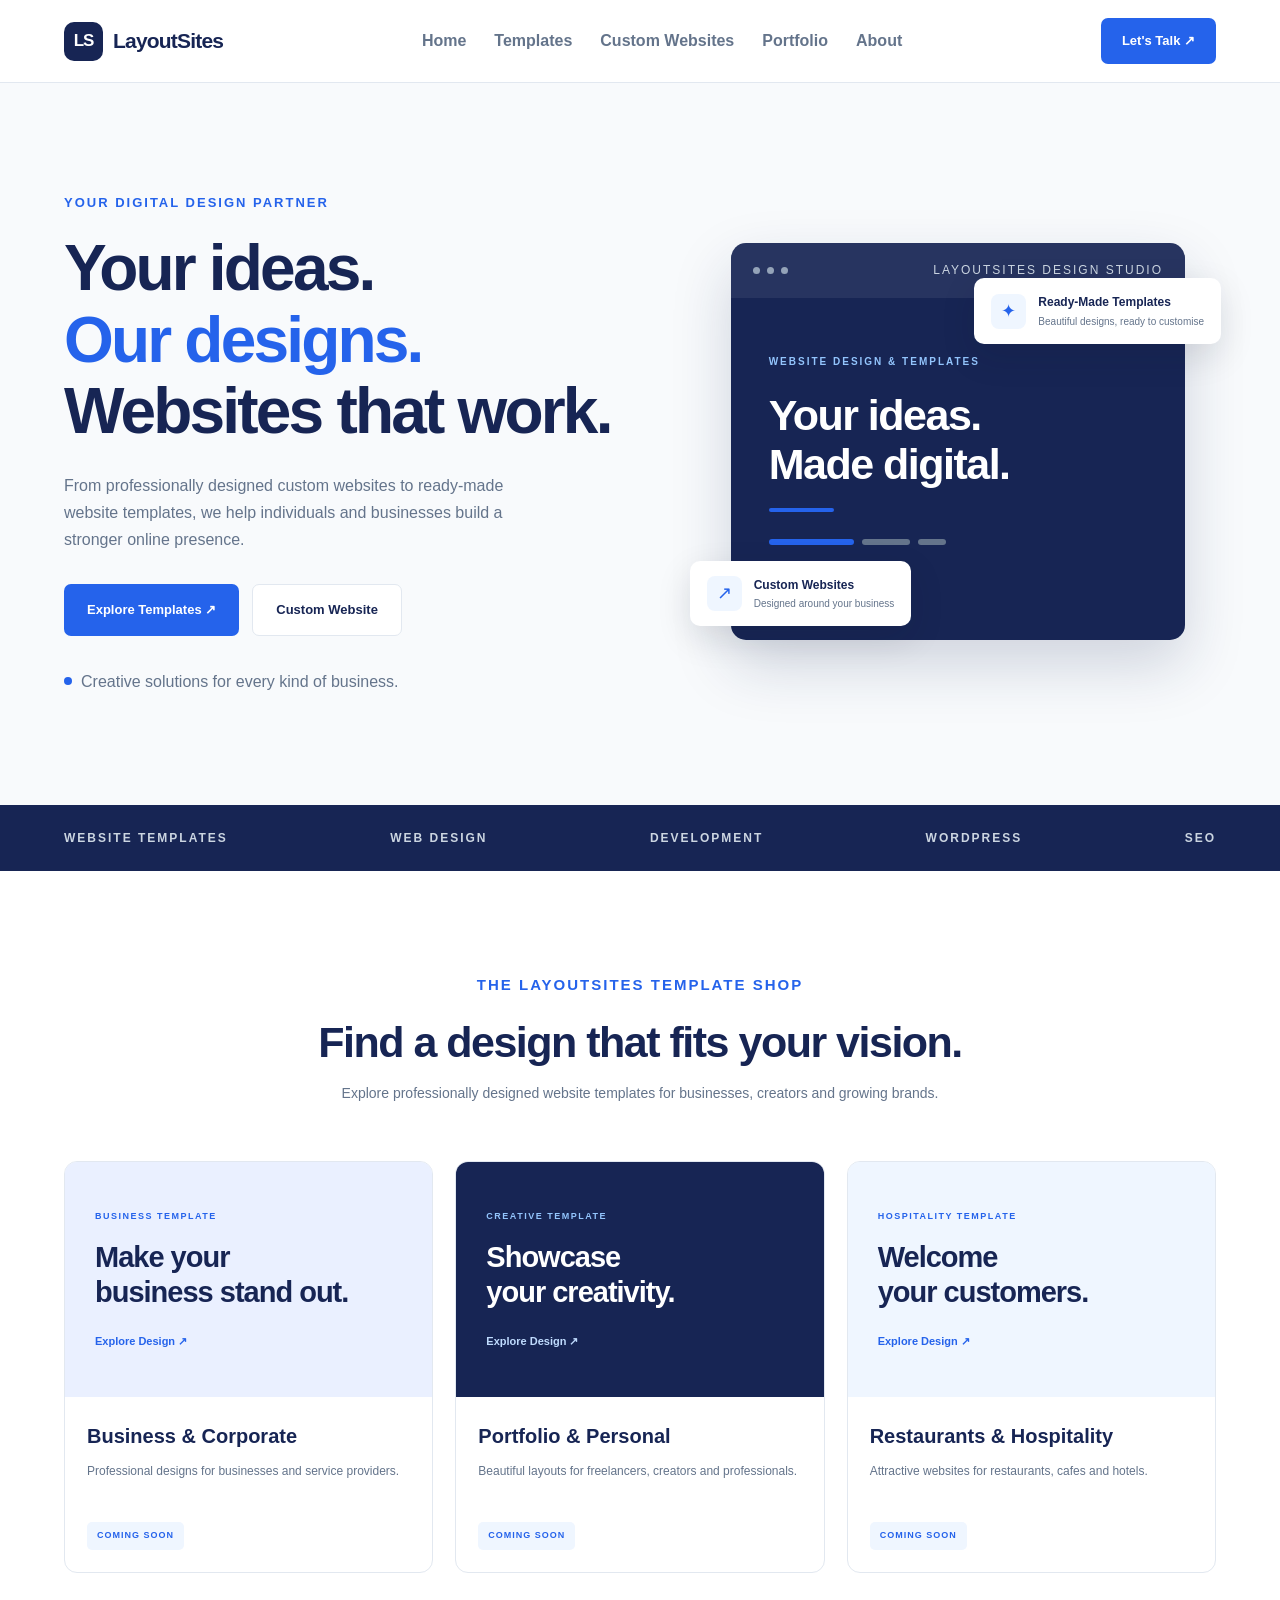
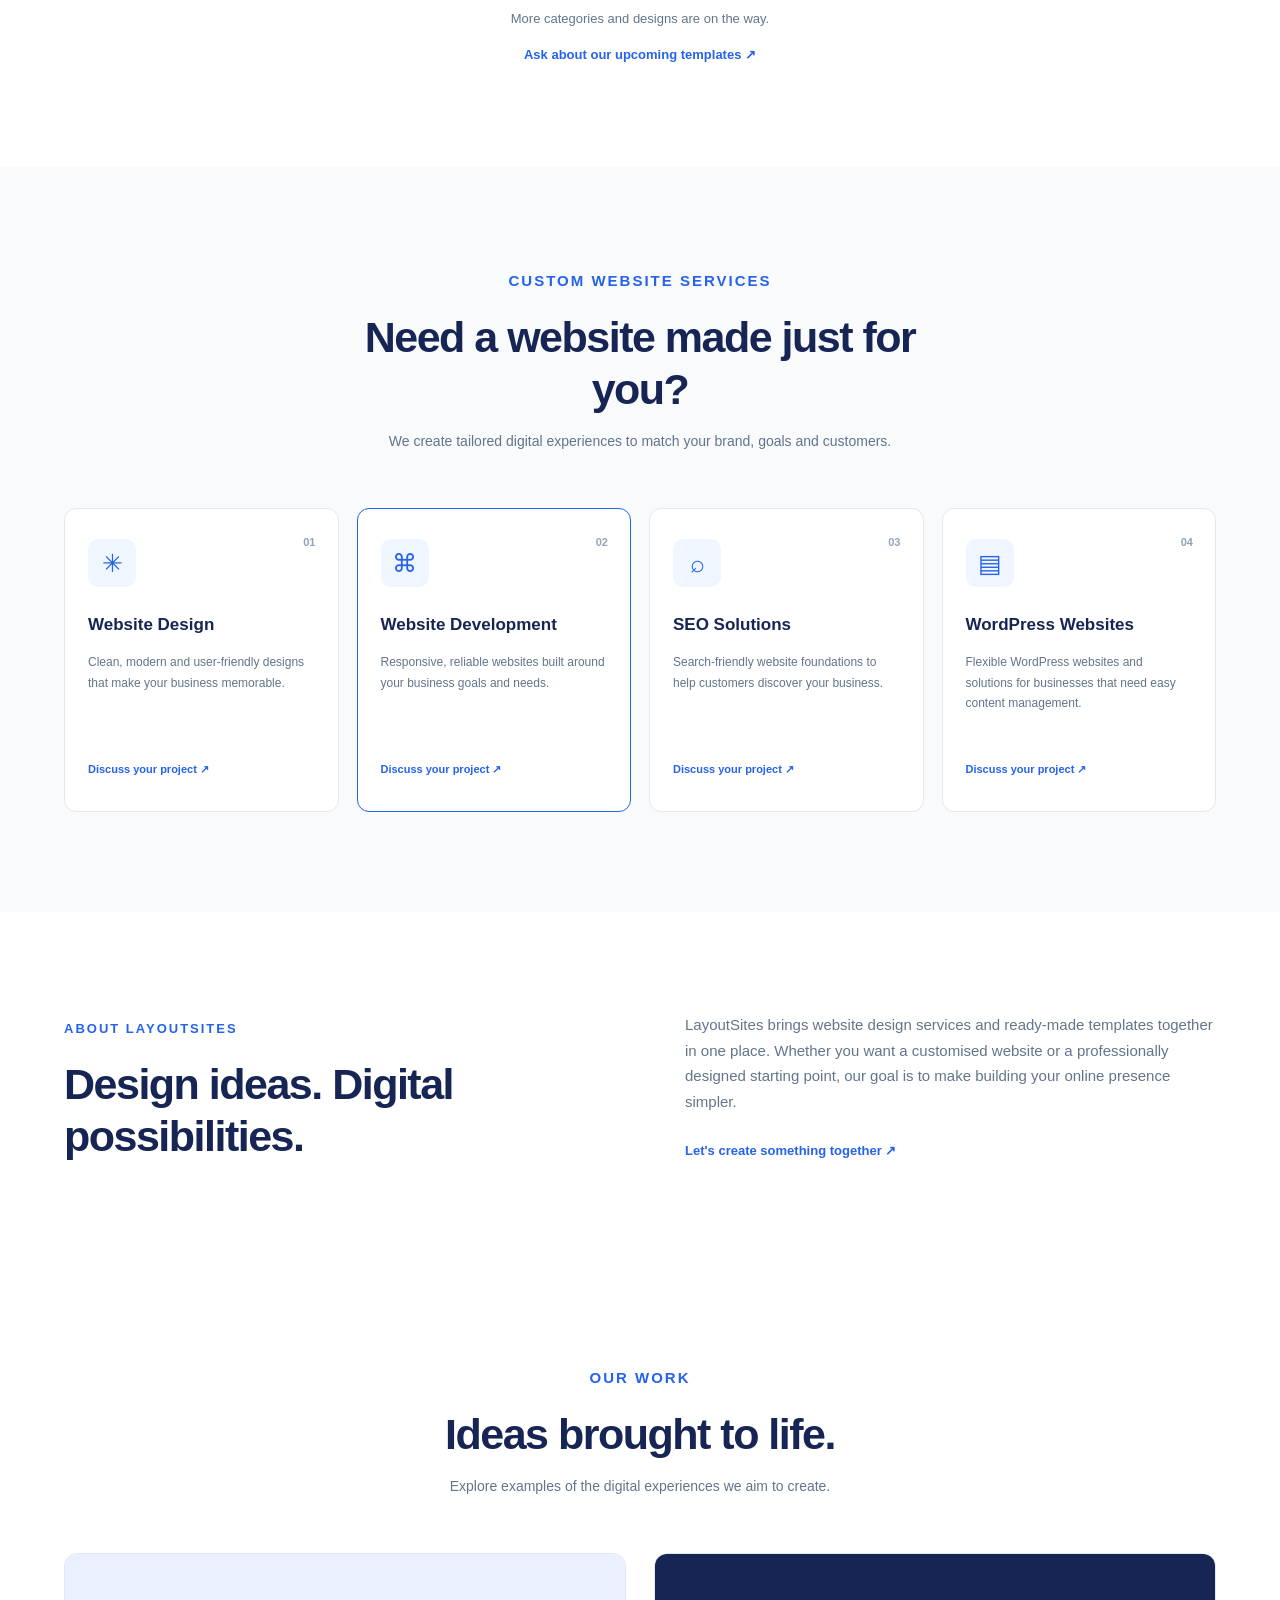
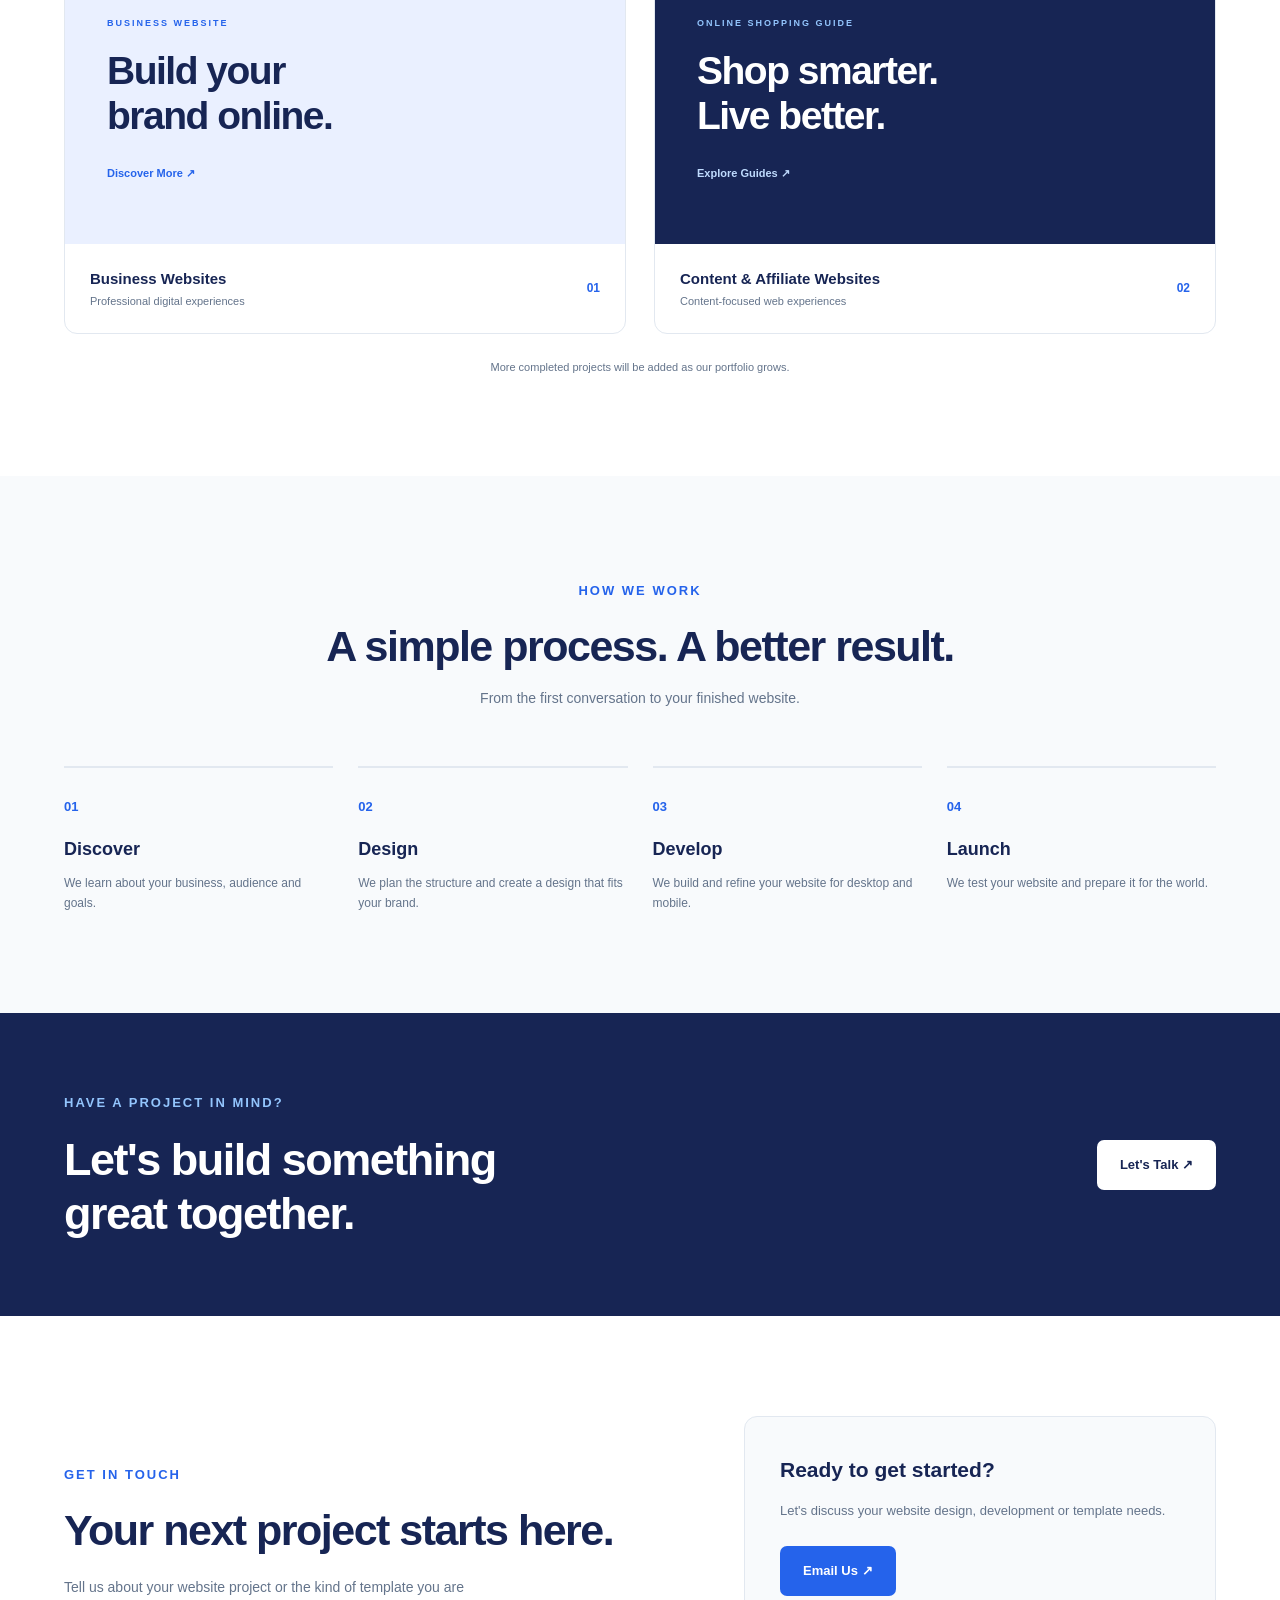
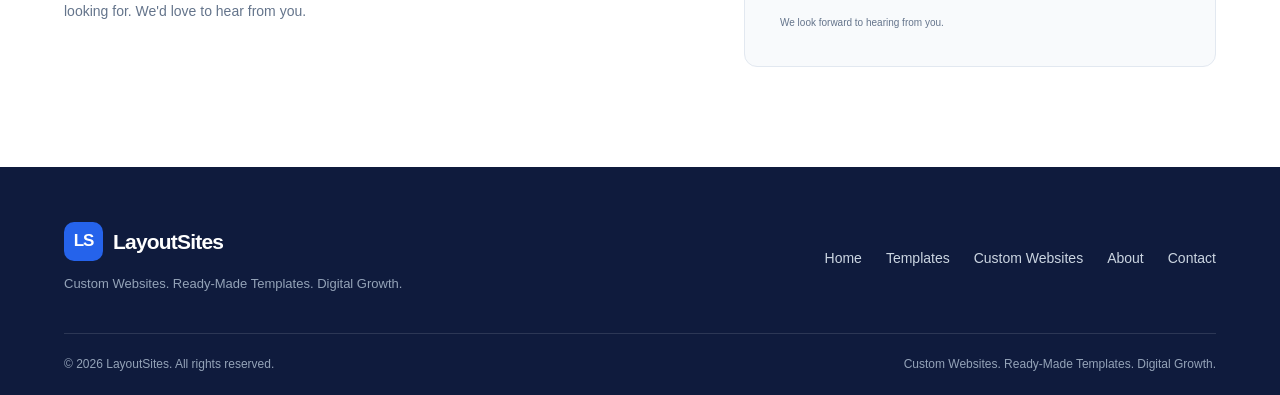
<file: index.html>
<!DOCTYPE html>
<html lang="en">
<head>
    <meta charset="UTF-8">
    <meta name="viewport" content="width=device-width, initial-scale=1.0">

    <title>LayoutSites | Custom Websites & Website Templates</title>

    <meta name="description" content="LayoutSites is a professional web design agency and website template shop offering custom websites, ready-made templates and SEO solutions.">

    <link rel="stylesheet" href="css/style.css">
</head>

<body>

<header class="site-header">
    <div class="container header-inner">

        <a href="#home" class="logo">
            <span class="logo-mark">LS</span>
            <span class="logo-name">LayoutSites</span>
        </a>

        <nav class="main-nav">
            <a href="#home">Home</a>
            <a href="templates.html">Templates</a>
            <a href="#services">Custom Websites</a>
            <a href="#portfolio">Portfolio</a>
            <a href="#about">About</a>
        </nav>

        <a href="#contact" class="header-button">Let's Talk <span>↗</span></a>

    </div>
</header>

<main>

<section class="hero" id="home">
    <div class="container hero-grid">

        <div class="hero-content">
            <span class="eyebrow">YOUR DIGITAL DESIGN PARTNER</span>

            <h1>
                Your ideas.
                <span>Our designs.</span>
                Websites that work.
            </h1>

            <p>
                From professionally designed custom websites to
                ready-made website templates, we help individuals
                and businesses build a stronger online presence.
            </p>

            <div class="hero-buttons">
               <a href="templates.html" class="button button-primary">Explore Templates ↗</a>
                <a href="#services" class="button button-outline">Custom Website</a>
            </div>

            <div class="hero-note">
                <span class="note-dot"></span>
                Creative solutions for every kind of business.
            </div>
        </div>

        <div class="hero-visual">
            <div class="visual-card main-visual">
                <div class="visual-top">
                    <span class="visual-dot"></span>
                    <span class="visual-dot"></span>
                    <span class="visual-dot"></span>
                    <span class="visual-label">LAYOUTSITES DESIGN STUDIO</span>
                </div>

                <div class="visual-content">
                    <span class="visual-small">WEBSITE DESIGN & TEMPLATES</span>
                    <h2>Your ideas.<br>Made digital.</h2>
                    <div class="visual-line"></div>
                    <div class="visual-bars">
                        <span></span><span></span><span></span>
                    </div>
                    <div class="visual-action">Discover your next design ↗</div>
                </div>
            </div>

            <div class="floating-card floating-top">
                <span class="floating-icon">✦</span>
                <div>
                    <strong>Ready-Made Templates</strong>
                    <small>Beautiful designs, ready to customise</small>
                </div>
            </div>

            <div class="floating-card floating-bottom">
                <span class="floating-icon">↗</span>
                <div>
                    <strong>Custom Websites</strong>
                    <small>Designed around your business</small>
                </div>
            </div>
        </div>

    </div>
</section>

<section class="trust-strip">
    <div class="container trust-inner">
        <span>WEBSITE TEMPLATES</span>
        <span>WEB DESIGN</span>
        <span>DEVELOPMENT</span>
        <span>WORDPRESS</span>
        <span>SEO</span>
    </div>
</section>

<section class="section templates-section" id="templates">
    <div class="container">

        <div class="section-heading">
            <span class="eyebrow">THE LAYOUTSITES TEMPLATE SHOP</span>
            <h2>Find a design that fits your vision.</h2>
            <p>
                Explore professionally designed website templates
                for businesses, creators and growing brands.
            </p>
        </div>

        <div class="template-grid">

            <article class="template-card">
                <div class="template-preview template-business">
                    <span>BUSINESS TEMPLATE</span>
                    <strong>Make your<br>business stand out.</strong>
                    <div class="template-preview-button">Explore Design ↗</div>
                </div>
                <div class="template-info">
                    <h3>Business & Corporate</h3>
                    <p>Professional designs for businesses and service providers.</p>
                    <span class="template-status">COMING SOON</span>
                </div>
            </article>

            <article class="template-card">
                <div class="template-preview template-creative">
                    <span>CREATIVE TEMPLATE</span>
                    <strong>Showcase<br>your creativity.</strong>
                    <div class="template-preview-button">Explore Design ↗</div>
                </div>
                <div class="template-info">
                    <h3>Portfolio & Personal</h3>
                    <p>Beautiful layouts for freelancers, creators and professionals.</p>
                    <span class="template-status">COMING SOON</span>
                </div>
            </article>

            <article class="template-card">
                <div class="template-preview template-hospitality">
                    <span>HOSPITALITY TEMPLATE</span>
                    <strong>Welcome<br>your customers.</strong>
                    <div class="template-preview-button">Explore Design ↗</div>
                </div>
                <div class="template-info">
                    <h3>Restaurants & Hospitality</h3>
                    <p>Attractive websites for restaurants, cafes and hotels.</p>
                    <span class="template-status">COMING SOON</span>
                </div>
            </article>

        </div>

        <div class="templates-bottom">
            <p>More categories and designs are on the way.</p>
            <a href="#contact" class="text-link">Ask about our upcoming templates ↗</a>
        </div>

    </div>
</section>

<section class="section services-section" id="services">
    <div class="container">

        <div class="section-heading">
            <span class="eyebrow">CUSTOM WEBSITE SERVICES</span>
            <h2>Need a website made just for you?</h2>
            <p>
                We create tailored digital experiences to match
                your brand, goals and customers.
            </p>
        </div>

        <div class="service-grid">

            <article class="service-card">
                <span class="service-number">01</span>
                <div class="service-icon">✳</div>
                <h3>Website Design</h3>
                <p>Clean, modern and user-friendly designs that make your business memorable.</p>
                <a href="#contact">Discuss your project ↗</a>
            </article>

            <article class="service-card featured-service">
                <span class="service-number">02</span>
                <div class="service-icon">⌘</div>
                <h3>Website Development</h3>
                <p>Responsive, reliable websites built around your business goals and needs.</p>
                <a href="#contact">Discuss your project ↗</a>
            </article>

            <article class="service-card">
                <span class="service-number">03</span>
                <div class="service-icon">⌕</div>
                <h3>SEO Solutions</h3>
                <p>Search-friendly website foundations to help customers discover your business.</p>
                <a href="#contact">Discuss your project ↗</a>
            </article>

            <article class="service-card">
                <span class="service-number">04</span>
                <div class="service-icon">▤</div>
                <h3>WordPress Websites</h3>
                <p>Flexible WordPress websites and solutions for businesses that need easy content management.</p>
                <a href="#contact">Discuss your project ↗</a>
            </article>

        </div>
    </div>
</section>

<section class="section about-section" id="about">
    <div class="container two-column">

        <div>
            <span class="eyebrow">ABOUT LAYOUTSITES</span>
            <h2>Design ideas. Digital possibilities.</h2>
        </div>

        <div class="section-description">
            <p>
                LayoutSites brings website design services and
                ready-made templates together in one place.
                Whether you want a customised website or a
                professionally designed starting point, our goal
                is to make building your online presence simpler.
            </p>
            <a href="#contact" class="text-link">Let's create something together ↗</a>
        </div>

    </div>
</section>

<section class="section portfolio-section" id="portfolio">
    <div class="container">

        <div class="section-heading">
            <span class="eyebrow">OUR WORK</span>
            <h2>Ideas brought to life.</h2>
            <p>Explore examples of the digital experiences we aim to create.</p>
        </div>

        <div class="portfolio-grid">

            <article class="portfolio-card">
                <div class="portfolio-preview preview-one">
                    <span>BUSINESS WEBSITE</span>
                    <strong>Build your<br>brand online.</strong>
                    <div class="preview-button">Discover More ↗</div>
                </div>
                <div class="portfolio-info">
                    <div>
                        <h3>Business Websites</h3>
                        <p>Professional digital experiences</p>
                    </div>
                    <span>01</span>
                </div>
            </article>

            <article class="portfolio-card">
                <div class="portfolio-preview preview-two">
                    <span>ONLINE SHOPPING GUIDE</span>
                    <strong>Shop smarter.<br>Live better.</strong>
                    <div class="preview-button">Explore Guides ↗</div>
                </div>
                <div class="portfolio-info">
                    <div>
                        <h3>Content & Affiliate Websites</h3>
                        <p>Content-focused web experiences</p>
                    </div>
                    <span>02</span>
                </div>
            </article>

        </div>

        <p class="portfolio-note">
            More completed projects will be added as our portfolio grows.
        </p>

    </div>
</section>

<section class="section process-section" id="process">
    <div class="container">

        <div class="section-heading">
            <span class="eyebrow">HOW WE WORK</span>
            <h2>A simple process. A better result.</h2>
            <p>From the first conversation to your finished website.</p>
        </div>

        <div class="process-grid">
            <div class="process-item">
                <span>01</span>
                <h3>Discover</h3>
                <p>We learn about your business, audience and goals.</p>
            </div>

            <div class="process-item">
                <span>02</span>
                <h3>Design</h3>
                <p>We plan the structure and create a design that fits your brand.</p>
            </div>

            <div class="process-item">
                <span>03</span>
                <h3>Develop</h3>
                <p>We build and refine your website for desktop and mobile.</p>
            </div>

            <div class="process-item">
                <span>04</span>
                <h3>Launch</h3>
                <p>We test your website and prepare it for the world.</p>
            </div>
        </div>

    </div>
</section>

<section class="cta-section">
    <div class="container cta-inner">
        <div>
            <span class="eyebrow">HAVE A PROJECT IN MIND?</span>
            <h2>Let's build something<br>great together.</h2>
        </div>
        <a href="#contact" class="button button-light">Let's Talk ↗</a>
    </div>
</section>

<section class="section contact-section" id="contact">
    <div class="container contact-grid">

        <div>
            <span class="eyebrow">GET IN TOUCH</span>
            <h2>Your next project starts here.</h2>
            <p>
                Tell us about your website project or the kind of
                template you are looking for. We'd love to hear from you.
            </p>
        </div>

        <div class="contact-card">
            <h3>Ready to get started?</h3>
            <p>Let's discuss your website design, development or template needs.</p>
            <a href="mailto:hello@layoutsites.com" class="button button-primary">Email Us ↗</a>
            <small>We look forward to hearing from you.</small>
        </div>

    </div>
</section>

</main>

<footer class="site-footer">
    <div class="container footer-main">

        <div class="footer-brand">
            <a href="#home" class="logo footer-logo">
                <span class="logo-mark">LS</span>
                <span class="logo-name">LayoutSites</span>
            </a>
            <p>Custom Websites. Ready-Made Templates. Digital Growth.</p>
        </div>

        <div class="footer-links">
            <a href="#home">Home</a>
            <a href="#templates">Templates</a>
            <a href="#services">Custom Websites</a>
            <a href="#about">About</a>
            <a href="#contact">Contact</a>
        </div>

    </div>

    <div class="container footer-bottom">
        <span>© 2026 LayoutSites. All rights reserved.</span>
        <span>Custom Websites. Ready-Made Templates. Digital Growth.</span>
    </div>
</footer>

</body>
</html>
</file>
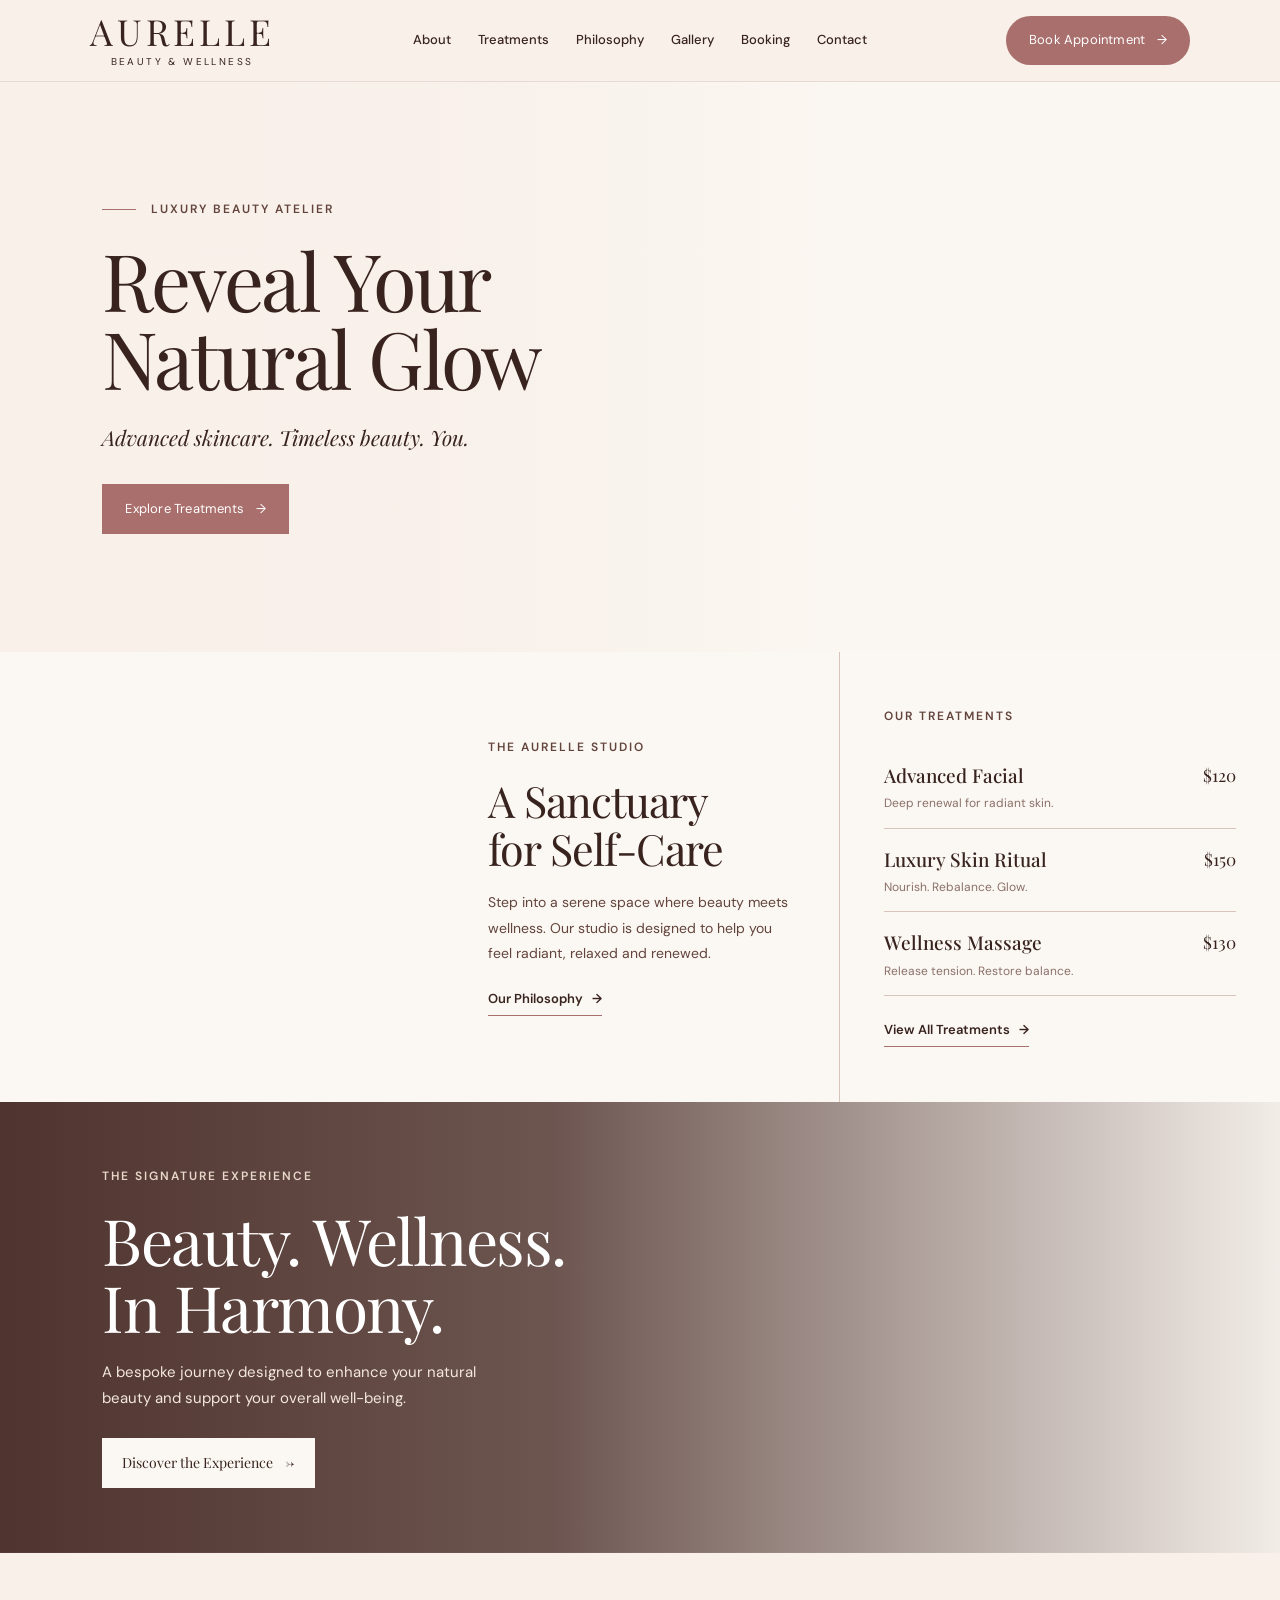
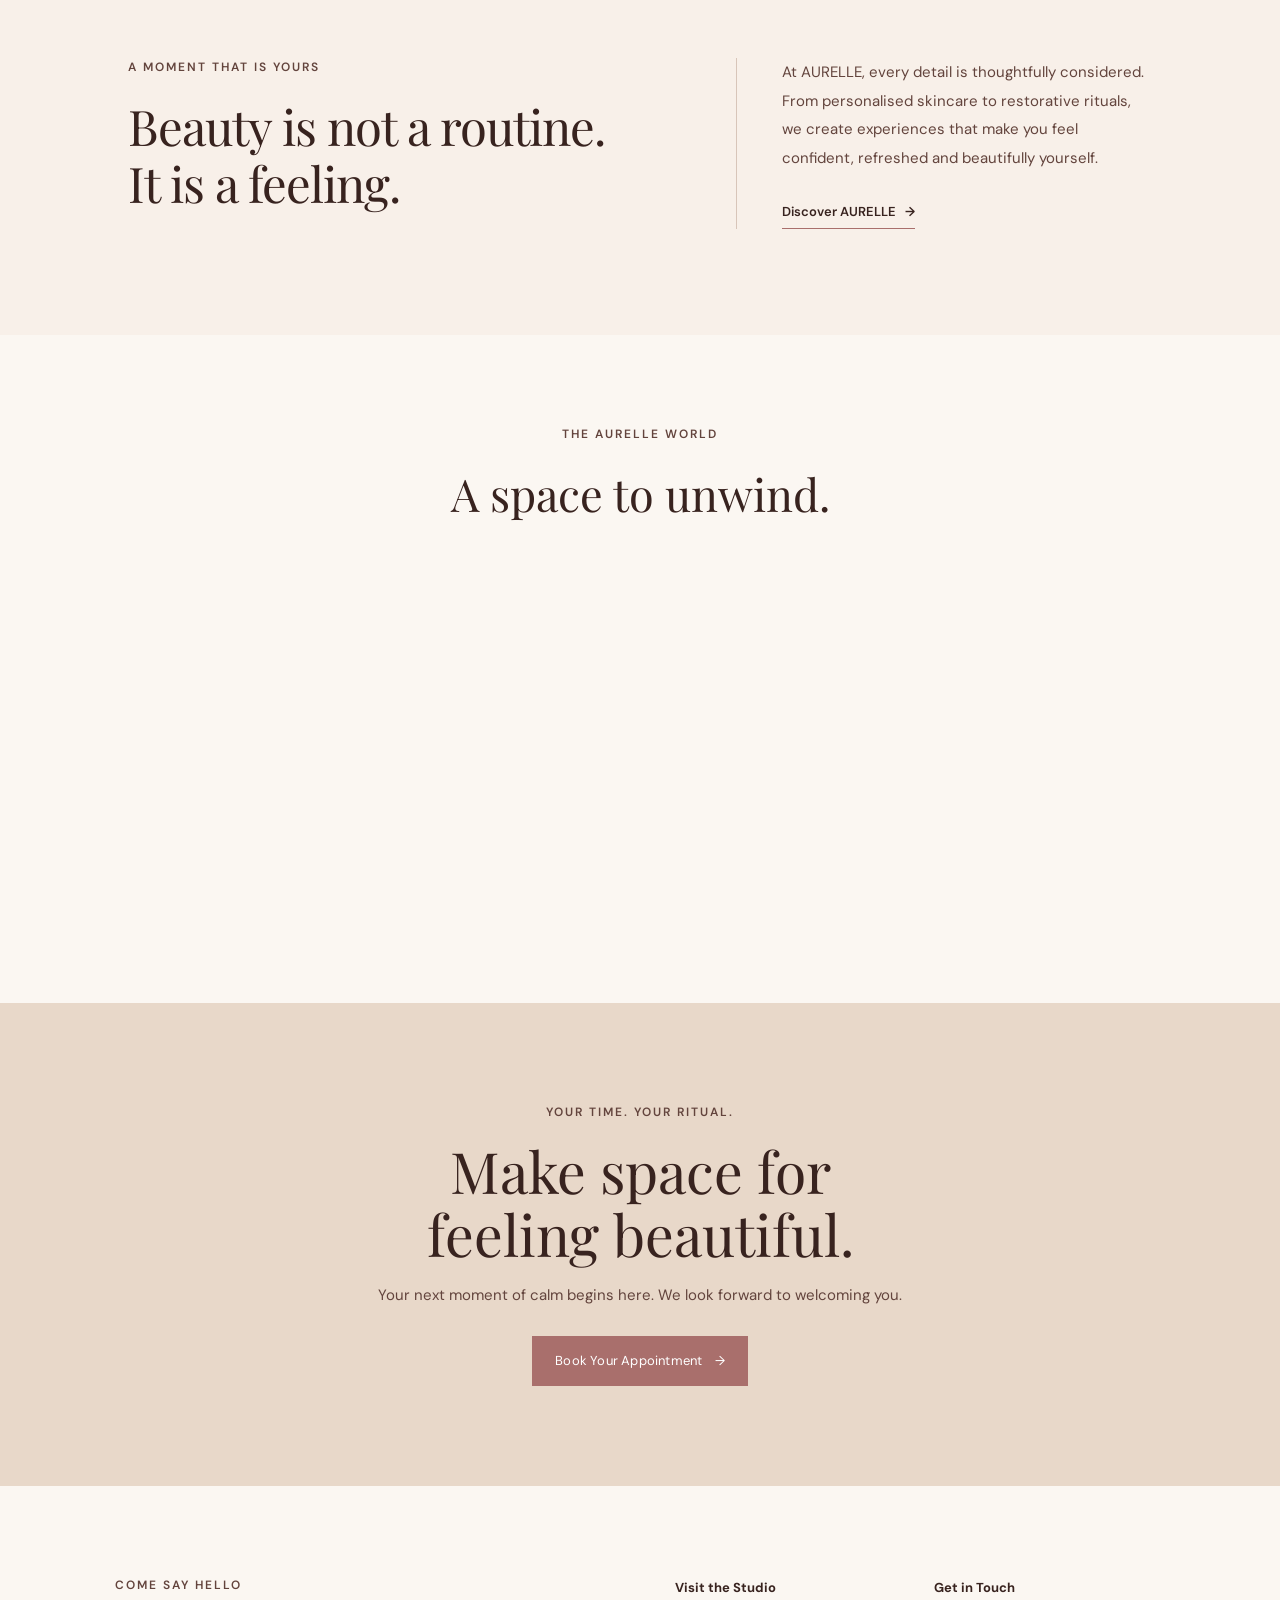
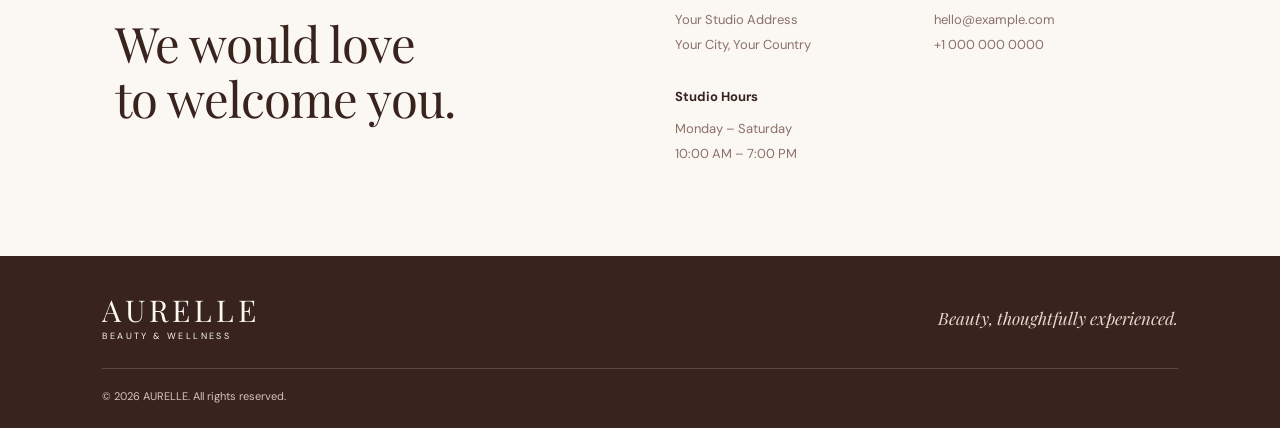
<file: template-files/beauty-wellness-v1/index.html>
<!DOCTYPE html>
<html lang="en">
<head>
  <meta charset="UTF-8">
  <meta name="viewport" content="width=device-width, initial-scale=1.0">
  <meta name="description" content="AURELLE Luxury Beauty Atelier — advanced skincare, timeless beauty and restorative wellness.">
  <title>AURELLE | Luxury Beauty Atelier</title>

  <link rel="preconnect" href="https://fonts.googleapis.com">
  <link rel="preconnect" href="https://fonts.gstatic.com" crossorigin>
  <link href="https://fonts.googleapis.com/css2?family=DM+Sans:wght@400;500;600;700&family=Playfair+Display:wght@400;500;600&display=swap" rel="stylesheet">

  <link rel="stylesheet" href="style.css">
</head>

<body>

  <header class="site-header">
    <a href="#home" class="brand">
      <span class="brand-name">AURELLE</span>
      <span class="brand-subtitle">BEAUTY & WELLNESS</span>
    </a>

    <button class="menu-toggle" aria-label="Open navigation" aria-expanded="false">
      <span></span>
      <span></span>
    </button>

    <nav class="main-nav">
      <a href="#studio">About</a>
      <a href="#treatments">Treatments</a>
      <a href="#philosophy">Philosophy</a>
      <a href="#gallery">Gallery</a>
      <a href="#booking">Booking</a>
      <a href="#contact">Contact</a>
    </nav>

    <a href="#booking" class="header-button">Book Appointment <span>→</span></a>
  </header>

  <main>

    <!-- HERO -->
    <section class="hero" id="home">
      <div class="hero-content">
        <span class="eyebrow">LUXURY BEAUTY ATELIER</span>
        <h1>Reveal Your<br>Natural Glow</h1>
        <p>Advanced skincare. Timeless beauty. You.</p>
        <a href="#treatments" class="primary-button">Explore Treatments <span>→</span></a>
      </div>
    </section>

    <!-- STUDIO AND TREATMENTS -->
    <section class="studio-treatment" id="studio">

      <div class="studio-image" role="img" aria-label="Elegant luxury spa treatment room"></div>

      <div class="studio-intro">
        <span class="eyebrow">THE AURELLE STUDIO</span>
        <h2>A Sanctuary<br>for Self-Care</h2>
        <p>Step into a serene space where beauty meets wellness. Our studio is designed to help you feel radiant, relaxed and renewed.</p>
        <a href="#philosophy" class="text-link">Our Philosophy <span>→</span></a>
      </div>

      <div class="treatment-list" id="treatments">
        <span class="eyebrow">OUR TREATMENTS</span>

        <div class="treatment-row">
          <div>
            <h3>Advanced Facial</h3>
            <p>Deep renewal for radiant skin.</p>
          </div>
          <span class="treatment-price">$120</span>
        </div>

        <div class="treatment-row">
          <div>
            <h3>Luxury Skin Ritual</h3>
            <p>Nourish. Rebalance. Glow.</p>
          </div>
          <span class="treatment-price">$150</span>
        </div>

        <div class="treatment-row">
          <div>
            <h3>Wellness Massage</h3>
            <p>Release tension. Restore balance.</p>
          </div>
          <span class="treatment-price">$130</span>
        </div>

        <a href="#booking" class="text-link">View All Treatments <span>→</span></a>
      </div>

    </section>

    <!-- SIGNATURE EXPERIENCE -->
    <section class="signature-section" id="philosophy">
      <div class="signature-content">
        <span class="eyebrow">THE SIGNATURE EXPERIENCE</span>
        <h2>Beauty. Wellness.<br>In Harmony.</h2>
        <p>A bespoke journey designed to enhance your natural beauty and support your overall well-being.</p>
        <a href="#booking" class="light-button">Discover the Experience <span>→</span></a>
      </div>
    </section>

    <!-- EDITORIAL INTRODUCTION -->
    <section class="editorial-section">
      <div class="editorial-heading">
        <span class="eyebrow">A MOMENT THAT IS YOURS</span>
        <h2>Beauty is not a routine.<br>It is a feeling.</h2>
      </div>

      <div class="editorial-copy">
        <p>At AURELLE, every detail is thoughtfully considered. From personalised skincare to restorative rituals, we create experiences that make you feel confident, refreshed and beautifully yourself.</p>
        <a href="#contact" class="text-link">Discover AURELLE <span>→</span></a>
      </div>
    </section>

    <!-- GALLERY -->
    <section class="gallery-section" id="gallery">
      <div class="section-heading">
        <span class="eyebrow">THE AURELLE WORLD</span>
        <h2>A space to unwind.</h2>
      </div>

      <div class="gallery-grid">
        <div class="gallery-image gallery-one" role="img" aria-label="Relaxing spa interior"></div>
        <div class="gallery-image gallery-two" role="img" aria-label="Luxury skincare products"></div>
        <div class="gallery-image gallery-three" role="img" aria-label="Spa wellness treatment"></div>
      </div>
    </section>

    <!-- BOOKING -->
    <section class="booking-section" id="booking">
      <div class="booking-content">
        <span class="eyebrow">YOUR TIME. YOUR RITUAL.</span>
        <h2>Make space for<br>feeling beautiful.</h2>
        <p>Your next moment of calm begins here. We look forward to welcoming you.</p>
        <a href="#contact" class="primary-button">Book Your Appointment <span>→</span></a>
      </div>
    </section>

    <!-- CONTACT -->
    <section class="contact-section" id="contact">
      <div>
        <span class="eyebrow">COME SAY HELLO</span>
        <h2>We would love<br>to welcome you.</h2>
      </div>

      <div class="contact-details">
        <p><strong>Visit the Studio</strong><br>Your Studio Address<br>Your City, Your Country</p>
        <p><strong>Get in Touch</strong><br>hello@example.com<br>+1 000 000 0000</p>
        <p><strong>Studio Hours</strong><br>Monday – Saturday<br>10:00 AM – 7:00 PM</p>
      </div>
    </section>

  </main>

  <footer class="site-footer">
    <a href="#home" class="brand footer-brand">
      <span class="brand-name">AURELLE</span>
      <span class="brand-subtitle">BEAUTY & WELLNESS</span>
    </a>
    <p>Beauty, thoughtfully experienced.</p>
    <span class="footer-bottom">© 2026 AURELLE. All rights reserved.</span>
  </footer>

  <script>
    const menuToggle = document.querySelector(".menu-toggle");
    const mainNav = document.querySelector(".main-nav");

    menuToggle.addEventListener("click", () => {
      const isOpen = mainNav.classList.toggle("active");
      menuToggle.classList.toggle("active");
      menuToggle.setAttribute("aria-expanded", isOpen);
    });

    mainNav.querySelectorAll("a").forEach(link => {
      link.addEventListener("click", () => {
        mainNav.classList.remove("active");
        menuToggle.classList.remove("active");
        menuToggle.setAttribute("aria-expanded", "false");
      });
    });
  </script>

</body>
</html>
</file>
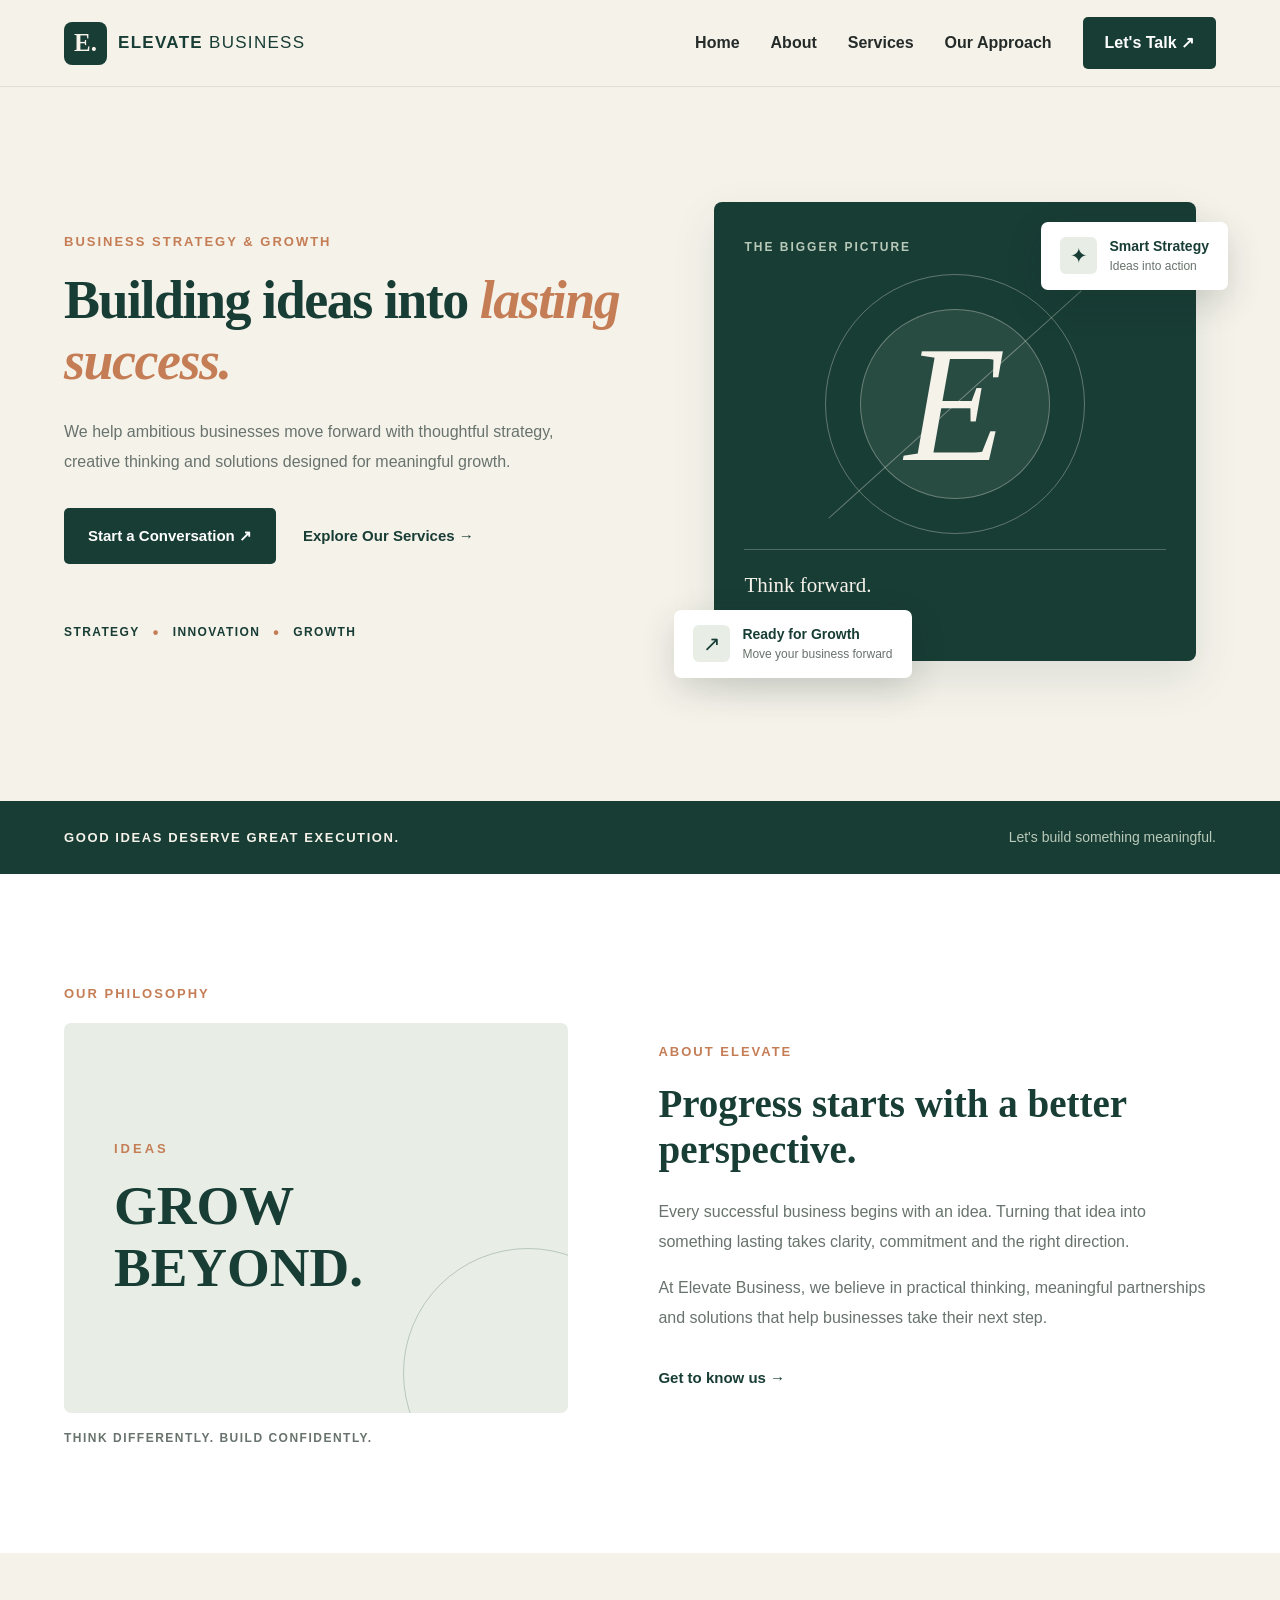
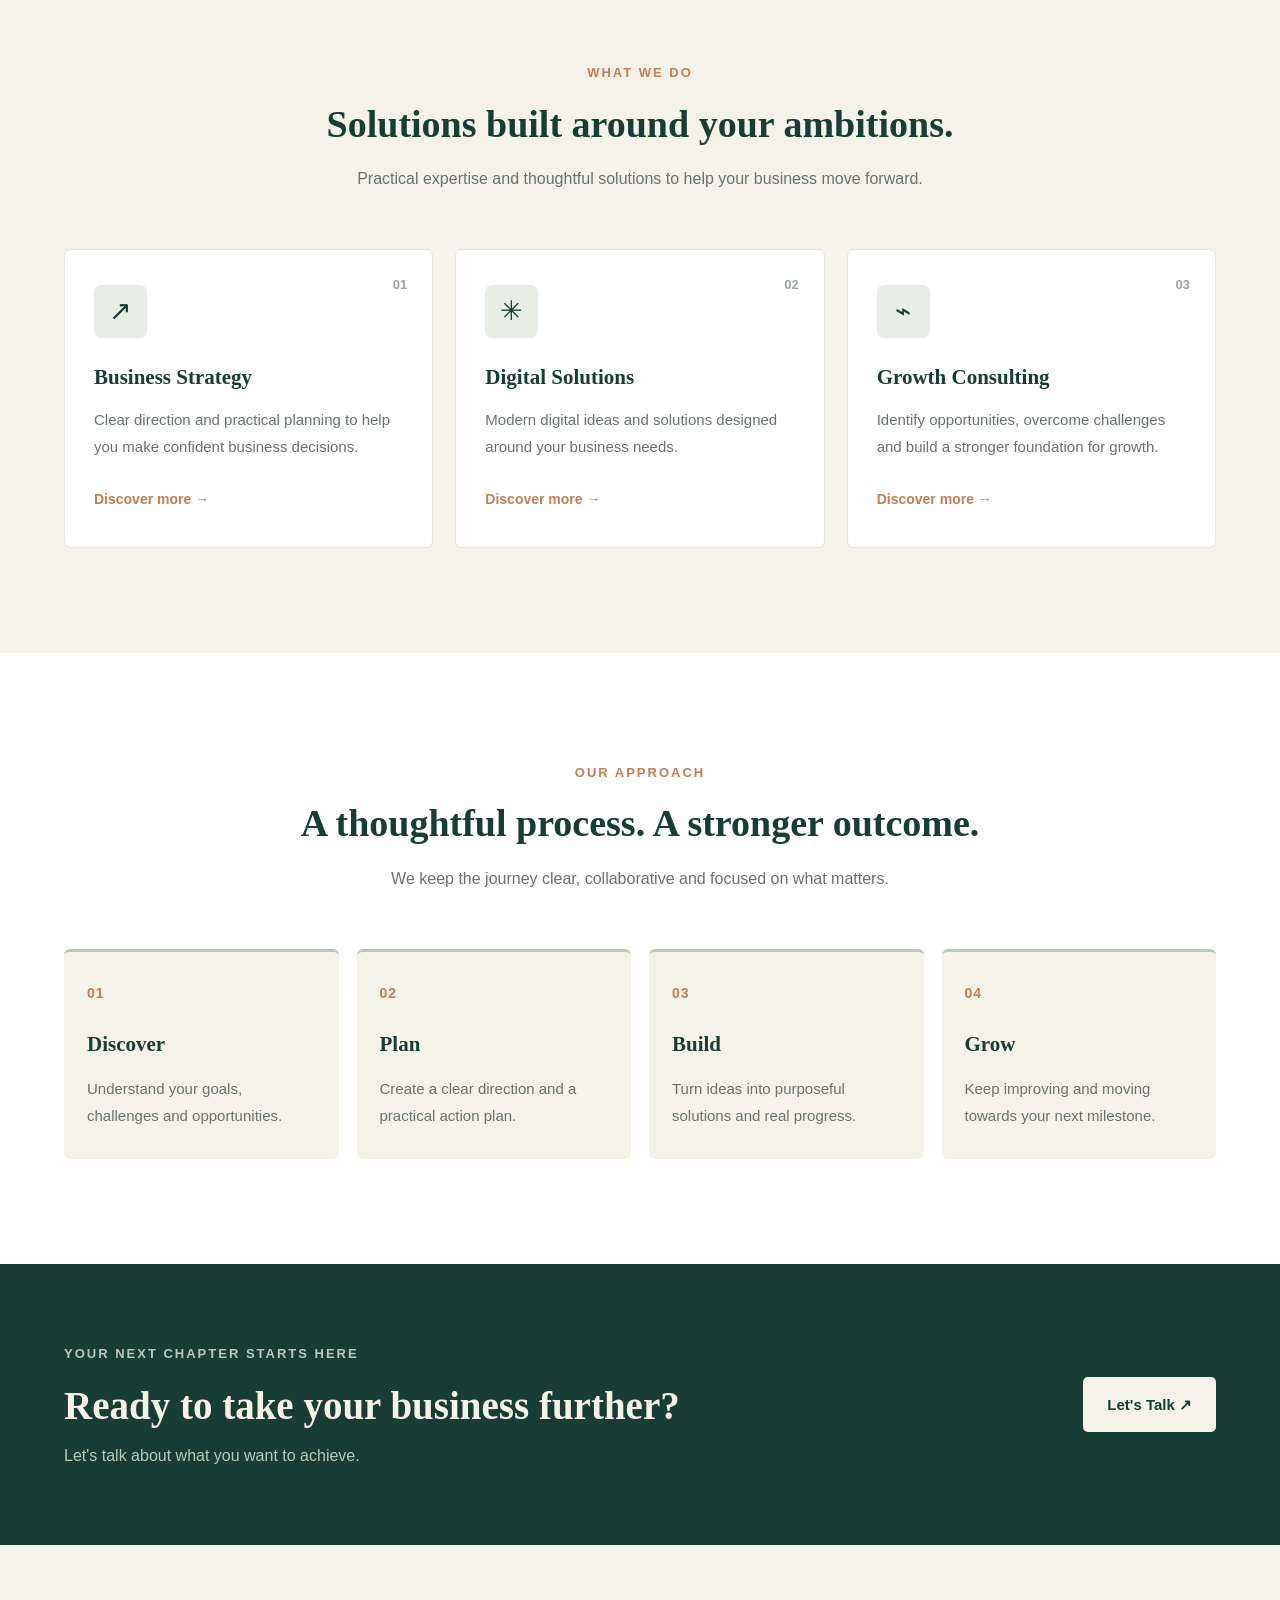
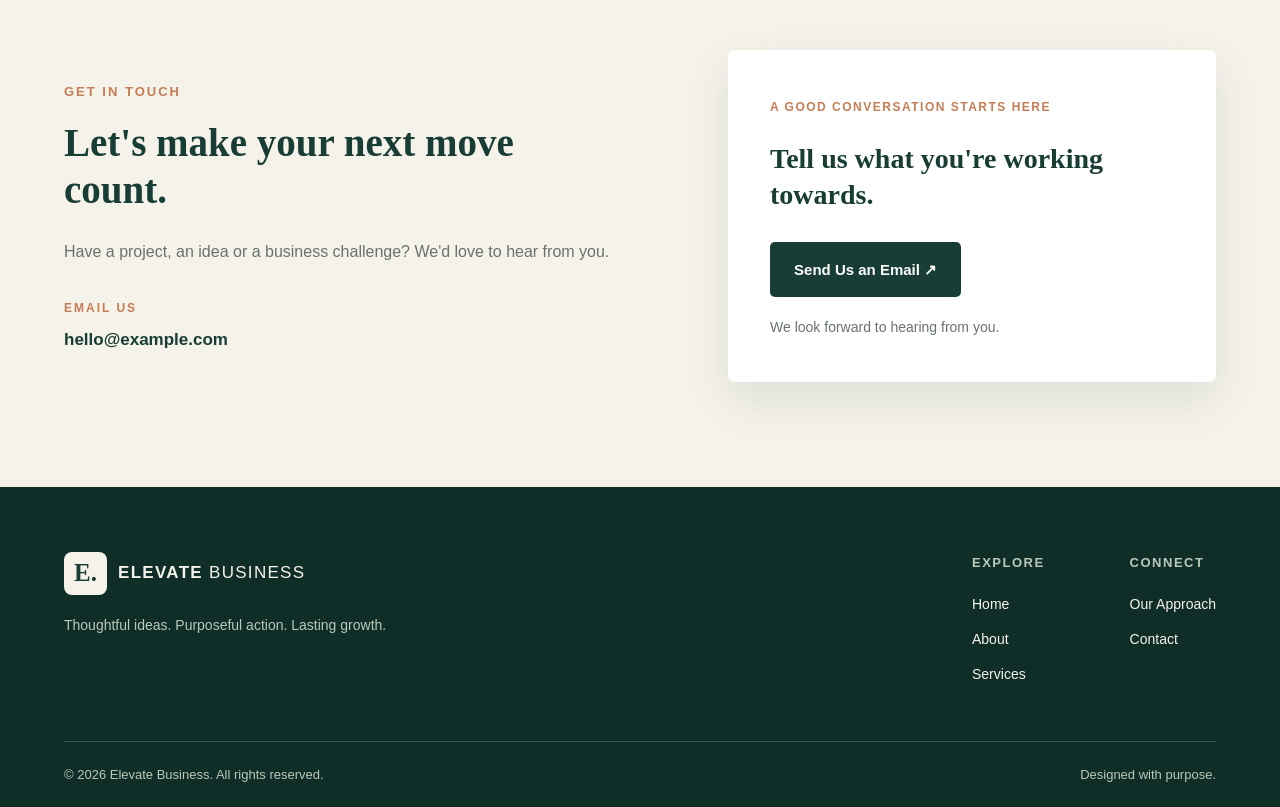
<file: template-files/business-corporate-v2/index.html>
<!DOCTYPE html>
<html lang="en">
<head>
    <meta charset="UTF-8">
    <meta name="viewport" content="width=device-width, initial-scale=1.0">
    <meta name="description" content="Elevate Business helps ambitious companies grow through strategic business solutions and digital innovation.">
    <title>Elevate Business | Building Ideas Into Success</title>
    <link rel="stylesheet" href="style.css">
</head>
<body>

<header class="site-header">
    <div class="container nav-inner">
        <a href="#" class="brand">
            <span class="brand-mark">E.</span>
            <span class="brand-name">ELEVATE<span> BUSINESS</span></span>
        </a>

        <button class="menu-toggle" aria-label="Toggle navigation"
                aria-expanded="false">
            ☰
        </button>

        <nav class="main-nav">
            <a href="#home">Home</a>
            <a href="#about">About</a>
            <a href="#services">Services</a>
            <a href="#approach">Our Approach</a>
            <a href="#contact" class="nav-button">Let's Talk ↗</a>
        </nav>
    </div>
</header>

<main>

<section class="hero" id="home">
    <div class="container hero-grid">
        <div class="hero-content">
            <span class="eyebrow">BUSINESS STRATEGY & GROWTH</span>
            <h1>Building ideas into <span>lasting success.</span></h1>
            <p class="hero-note">
                We help ambitious businesses move forward with
                thoughtful strategy, creative thinking and
                solutions designed for meaningful growth.
            </p>
            <div class="hero-actions">
                <a href="#contact" class="button button-primary">Start a Conversation ↗</a>
                <a href="#services" class="text-link">Explore Our Services →</a>
            </div>
            <div class="hero-trust">
                <span>STRATEGY</span>
                <span class="trust-dot">•</span>
                <span>INNOVATION</span>
                <span class="trust-dot">•</span>
                <span>GROWTH</span>
            </div>
        </div>

        <div class="hero-visual">
            <div class="visual-main">
                <span class="visual-label">THE BIGGER PICTURE</span>
                <div class="visual-art">
                    <div class="art-circle circle-one"></div>
                    <div class="art-circle circle-two"></div>
                    <div class="art-line"></div>
                    <span class="art-letter">E</span>
                </div>
                <div class="visual-caption">
                    <strong>Think forward.</strong>
                    <span>Build with purpose.</span>
                </div>
            </div>

            <div class="floating-card floating-top">
                <span class="floating-icon">✦</span>
                <div>
                    <strong>Smart Strategy</strong>
                    <small>Ideas into action</small>
                </div>
            </div>

            <div class="floating-card floating-bottom">
                <span class="floating-icon">↗</span>
                <div>
                    <strong>Ready for Growth</strong>
                    <small>Move your business forward</small>
                </div>
            </div>
        </div>
    </div>
</section>

<section class="intro-strip">
    <div class="container intro-inner">
        <p>GOOD IDEAS DESERVE GREAT EXECUTION.</p>
        <span>Let's build something meaningful.</span>
    </div>
</section>

<section class="section about-section" id="about">
    <div class="container about-grid">
        <div class="about-visual">
            <span class="eyebrow">OUR PHILOSOPHY</span>
            <div class="about-art">
                <span class="about-art-small">IDEAS</span>
                <span class="about-art-large">GROW<br>BEYOND.</span>
                <div class="about-art-circle"></div>
            </div>
            <span class="visual-small">THINK DIFFERENTLY. BUILD CONFIDENTLY.</span>
        </div>

        <div class="about-content">
            <span class="eyebrow">ABOUT ELEVATE</span>
            <h2>Progress starts with a better perspective.</h2>
            <p>
                Every successful business begins with an idea.
                Turning that idea into something lasting takes
                clarity, commitment and the right direction.
            </p>
            <p>
                At Elevate Business, we believe in practical
                thinking, meaningful partnerships and solutions
                that help businesses take their next step.
            </p>
            <a href="#contact" class="text-link">Get to know us →</a>
        </div>
    </div>
</section>

<section class="section services-section" id="services">
    <div class="container">
        <div class="section-heading">
            <span class="eyebrow">WHAT WE DO</span>
            <h2>Solutions built around your ambitions.</h2>
            <p>
                Practical expertise and thoughtful solutions
                to help your business move forward.
            </p>
        </div>

        <div class="service-grid">
            <article class="service-card">
                <span class="service-number">01</span>
                <div class="service-icon">↗</div>
                <h3>Business Strategy</h3>
                <p>
                    Clear direction and practical planning
                    to help you make confident business decisions.
                </p>
                <a href="#contact">Discover more →</a>
            </article>

            <article class="service-card">
                <span class="service-number">02</span>
                <div class="service-icon">✳</div>
                <h3>Digital Solutions</h3>
                <p>
                    Modern digital ideas and solutions
                    designed around your business needs.
                </p>
                <a href="#contact">Discover more →</a>
            </article>

            <article class="service-card">
                <span class="service-number">03</span>
                <div class="service-icon">⌁</div>
                <h3>Growth Consulting</h3>
                <p>
                    Identify opportunities, overcome challenges
                    and build a stronger foundation for growth.
                </p>
                <a href="#contact">Discover more →</a>
            </article>
        </div>
    </div>
</section>

<section class="approach-section section" id="approach">
    <div class="container">
        <div class="section-heading">
            <span class="eyebrow">OUR APPROACH</span>
            <h2>A thoughtful process. A stronger outcome.</h2>
            <p>
                We keep the journey clear, collaborative
                and focused on what matters.
            </p>
        </div>

        <div class="approach-grid">
            <article class="approach-card">
                <span>01</span>
                <h3>Discover</h3>
                <p>Understand your goals, challenges and opportunities.</p>
            </article>
            <article class="approach-card">
                <span>02</span>
                <h3>Plan</h3>
                <p>Create a clear direction and a practical action plan.</p>
            </article>
            <article class="approach-card">
                <span>03</span>
                <h3>Build</h3>
                <p>Turn ideas into purposeful solutions and real progress.</p>
            </article>
            <article class="approach-card">
                <span>04</span>
                <h3>Grow</h3>
                <p>Keep improving and moving towards your next milestone.</p>
            </article>
        </div>
    </div>
</section>

<section class="cta-section">
    <div class="container cta-inner">
        <div>
            <span class="eyebrow">YOUR NEXT CHAPTER STARTS HERE</span>
            <h2>Ready to take your business further?</h2>
            <p>Let's talk about what you want to achieve.</p>
        </div>
        <a href="#contact" class="button button-light">Let's Talk ↗</a>
    </div>
</section>

<section class="section contact-section" id="contact">
    <div class="container contact-grid">
        <div class="contact-content">
            <span class="eyebrow">GET IN TOUCH</span>
            <h2>Let's make your next move count.</h2>
            <p>
                Have a project, an idea or a business challenge?
                We'd love to hear from you.
            </p>
            <div class="contact-detail">
                <span>EMAIL US</span>
                <a href="mailto:hello@example.com">hello@example.com</a>
            </div>
        </div>

        <div class="contact-panel">
            <span class="panel-label">A GOOD CONVERSATION STARTS HERE</span>
            <h3>Tell us what you're working towards.</h3>
            <a href="mailto:hello@example.com" class="button button-primary">
                Send Us an Email ↗
            </a>
            <p>We look forward to hearing from you.</p>
        </div>
    </div>
</section>

</main>

<footer class="site-footer">
    <div class="container footer-main">
        <div class="footer-brand">
            <a href="#" class="brand footer-logo">
                <span class="brand-mark">E.</span>
                <span class="brand-name">ELEVATE<span> BUSINESS</span></span>
            </a>
            <p>Thoughtful ideas. Purposeful action. Lasting growth.</p>
        </div>

        <div class="footer-links">
            <div>
                <h4>EXPLORE</h4>
                <a href="#home">Home</a>
                <a href="#about">About</a>
                <a href="#services">Services</a>
            </div>
            <div>
                <h4>CONNECT</h4>
                <a href="#approach">Our Approach</a>
                <a href="#contact">Contact</a>
            </div>
        </div>
    </div>

    <div class="container footer-bottom">
        <span>© 2026 Elevate Business. All rights reserved.</span>
        <span>Designed with purpose.</span>
    </div>
</footer>

<script>
const menuButton = document.querySelector('.menu-toggle');
const navigation = document.querySelector('.main-nav');

menuButton.addEventListener('click', () => {
    const isOpen = navigation.classList.toggle('active');
    menuButton.setAttribute('aria-expanded', isOpen);
});

navigation.querySelectorAll('a').forEach(link => {
    link.addEventListener('click', () => {
        navigation.classList.remove('active');
        menuButton.setAttribute('aria-expanded', 'false');
    });
});
</script>

</body>
</html>
</file>
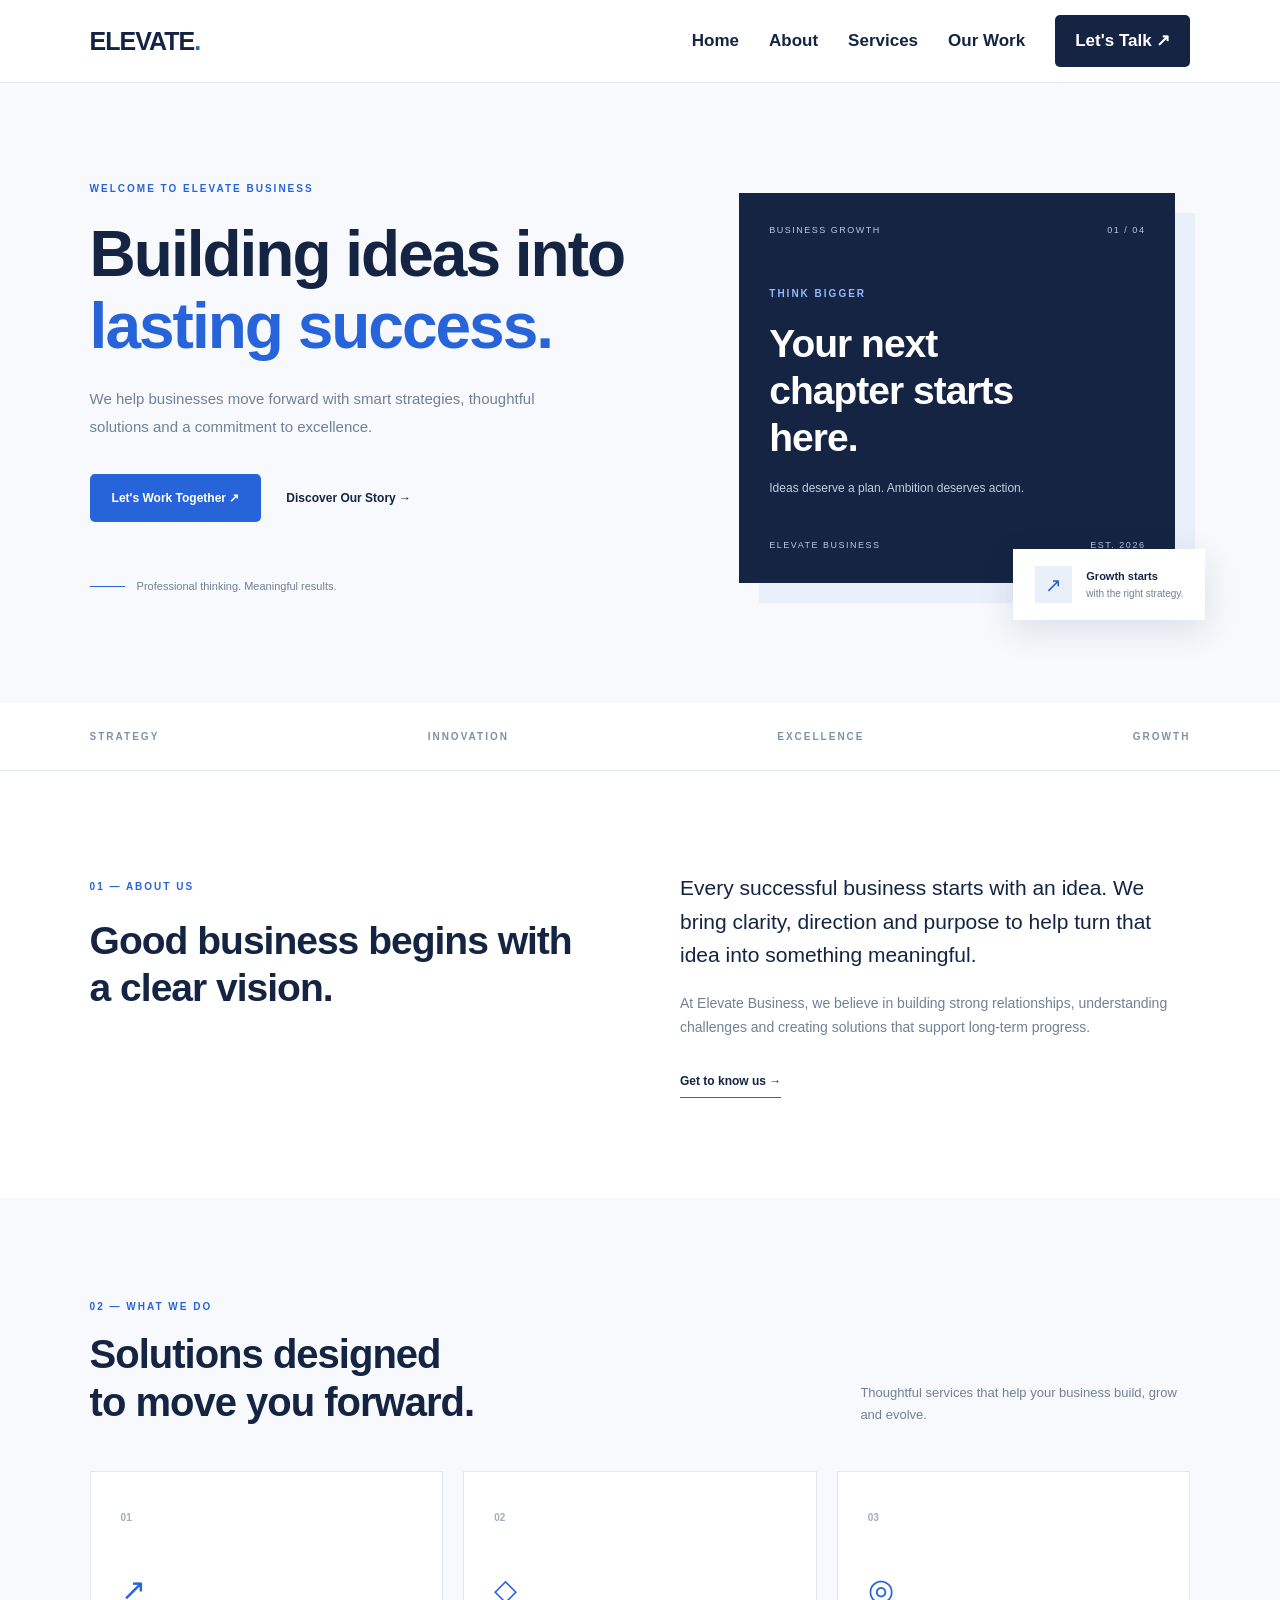
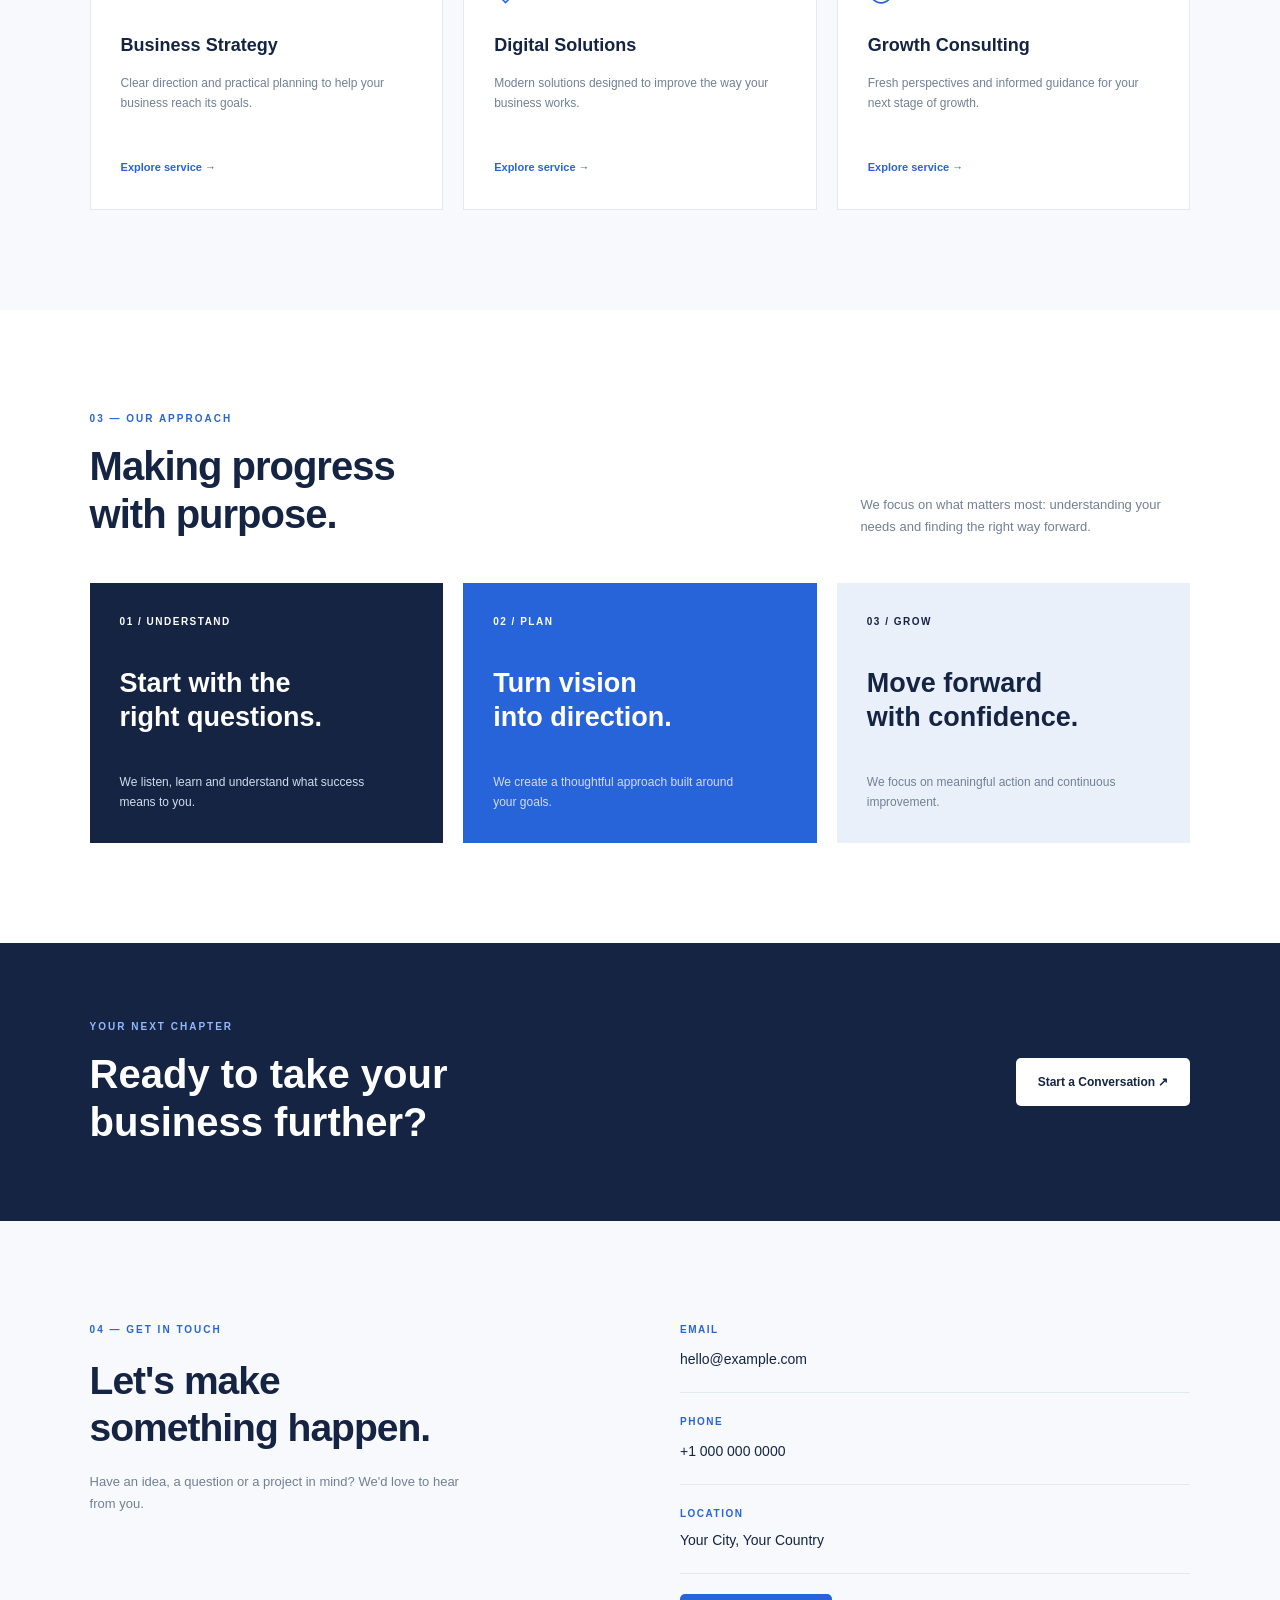
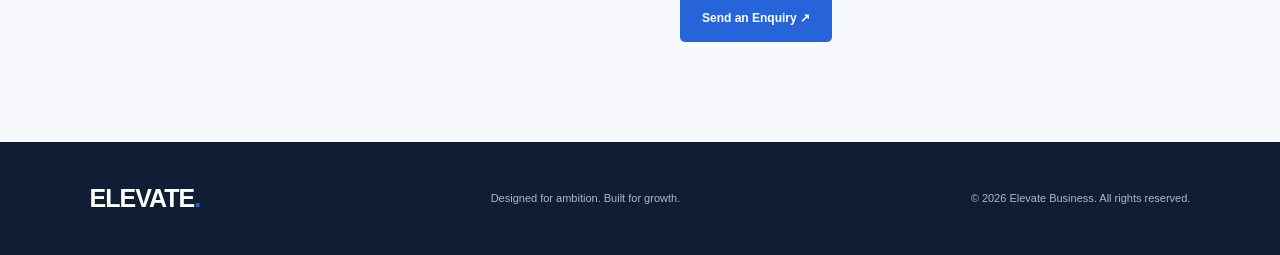
<file: template-files/business-corporate/index.html>
<!DOCTYPE html>
<html lang="en">
<head>
    <meta charset="UTF-8">
    <meta name="viewport" content="width=device-width, initial-scale=1.0">
    <meta name="description" content="A professional business website template for modern companies and service providers.">
    <title>Elevate Business | Corporate Website</title>
    <link rel="stylesheet" href="style.css">
</head>
<body>

<header class="site-header">
    <div class="container nav-wrap">
        <a href="#" class="brand">ELEVATE<span>.</span></a>

        <nav class="navigation">
            <a href="#home">Home</a>
            <a href="#about">About</a>
            <a href="#services">Services</a>
            <a href="#work">Our Work</a>
            <a href="#contact" class="nav-cta">Let's Talk ↗</a>
        </nav>
    </div>
</header>

<main>

<section class="hero" id="home">
    <div class="container hero-grid">
        <div class="hero-content">
            <span class="eyebrow">WELCOME TO ELEVATE BUSINESS</span>
            <h1>Building ideas into <span>lasting success.</span></h1>
            <p>
                We help businesses move forward with smart strategies,
                thoughtful solutions and a commitment to excellence.
            </p>
            <div class="hero-actions">
                <a href="#contact" class="button primary">Let's Work Together ↗</a>
                <a href="#about" class="text-link">Discover Our Story →</a>
            </div>
            <div class="hero-note">
                <span class="note-line"></span>
                <span>Professional thinking. Meaningful results.</span>
            </div>
        </div>

        <div class="hero-visual">
            <div class="visual-main">
                <div class="visual-top">
                    <span>BUSINESS GROWTH</span>
                    <span>01 / 04</span>
                </div>
                <div class="visual-message">
                    <span class="visual-label">THINK BIGGER</span>
                    <h2>Your next chapter starts here.</h2>
                    <p>Ideas deserve a plan. Ambition deserves action.</p>
                </div>
                <div class="visual-bottom">
                    <span>ELEVATE BUSINESS</span>
                    <span>EST. 2026</span>
                </div>
            </div>
            <div class="floating-card">
                <span class="floating-icon">↗</span>
                <div>
                    <strong>Growth starts</strong>
                    <small>with the right strategy.</small>
                </div>
            </div>
        </div>
    </div>
</section>

<section class="trust-strip">
    <div class="container trust-inner">
        <span>STRATEGY</span>
        <span>INNOVATION</span>
        <span>EXCELLENCE</span>
        <span>GROWTH</span>
    </div>
</section>

<section class="section about-section" id="about">
    <div class="container about-grid">
        <div class="section-label">
            <span>01 — ABOUT US</span>
            <h2>Good business begins with a clear vision.</h2>
        </div>
        <div class="about-content">
            <p class="large-copy">
                Every successful business starts with an idea.
                We bring clarity, direction and purpose to help
                turn that idea into something meaningful.
            </p>
            <p>
                At Elevate Business, we believe in building strong
                relationships, understanding challenges and creating
                solutions that support long-term progress.
            </p>
            <a href="#contact" class="underlined-link">Get to know us →</a>
        </div>
    </div>
</section>

<section class="section services-section" id="services">
    <div class="container">
        <div class="section-heading">
            <div>
                <span class="eyebrow">02 — WHAT WE DO</span>
                <h2>Solutions designed<br>to move you forward.</h2>
            </div>
            <p>Thoughtful services that help your business build, grow and evolve.</p>
        </div>

        <div class="service-grid">
            <article class="service-card">
                <span class="service-number">01</span>
                <span class="service-icon">↗</span>
                <h3>Business Strategy</h3>
                <p>Clear direction and practical planning to help your business reach its goals.</p>
                <a href="#contact">Explore service →</a>
            </article>

            <article class="service-card">
                <span class="service-number">02</span>
                <span class="service-icon">◇</span>
                <h3>Digital Solutions</h3>
                <p>Modern solutions designed to improve the way your business works.</p>
                <a href="#contact">Explore service →</a>
            </article>

            <article class="service-card">
                <span class="service-number">03</span>
                <span class="service-icon">◎</span>
                <h3>Growth Consulting</h3>
                <p>Fresh perspectives and informed guidance for your next stage of growth.</p>
                <a href="#contact">Explore service →</a>
            </article>
        </div>
    </div>
</section>

<section class="section work-section" id="work">
    <div class="container">
        <div class="section-heading">
            <div>
                <span class="eyebrow">03 — OUR APPROACH</span>
                <h2>Making progress<br>with purpose.</h2>
            </div>
            <p>We focus on what matters most: understanding your needs and finding the right way forward.</p>
        </div>

        <div class="work-grid">
            <div class="work-card work-dark">
                <span>01 / UNDERSTAND</span>
                <h3>Start with the<br>right questions.</h3>
                <p>We listen, learn and understand what success means to you.</p>
            </div>
            <div class="work-card work-blue">
                <span>02 / PLAN</span>
                <h3>Turn vision<br>into direction.</h3>
                <p>We create a thoughtful approach built around your goals.</p>
            </div>
            <div class="work-card work-light">
                <span>03 / GROW</span>
                <h3>Move forward<br>with confidence.</h3>
                <p>We focus on meaningful action and continuous improvement.</p>
            </div>
        </div>
    </div>
</section>

<section class="cta-section">
    <div class="container cta-inner">
        <div>
            <span class="eyebrow">YOUR NEXT CHAPTER</span>
            <h2>Ready to take your<br>business further?</h2>
        </div>
        <a href="#contact" class="button light-button">Start a Conversation ↗</a>
    </div>
</section>

<section class="section contact-section" id="contact">
    <div class="container contact-grid">
        <div>
            <span class="eyebrow">04 — GET IN TOUCH</span>
            <h2>Let's make<br>something happen.</h2>
            <p>Have an idea, a question or a project in mind? We'd love to hear from you.</p>
        </div>

        <div class="contact-details">
            <div>
                <span>EMAIL</span>
                <a href="mailto:hello@example.com">hello@example.com</a>
            </div>
            <div>
                <span>PHONE</span>
                <a href="tel:+10000000000">+1 000 000 0000</a>
            </div>
            <div>
                <span>LOCATION</span>
                <p>Your City, Your Country</p>
            </div>
            <a href="mailto:hello@example.com" class="button primary">Send an Enquiry ↗</a>
        </div>
    </div>
</section>

</main>

<footer class="site-footer">
    <div class="container footer-inner">
        <a href="#" class="brand footer-brand">ELEVATE<span>.</span></a>
        <p>Designed for ambition. Built for growth.</p>
        <span>© 2026 Elevate Business. All rights reserved.</span>
    </div>
</footer>

</body>
</html>
</file>
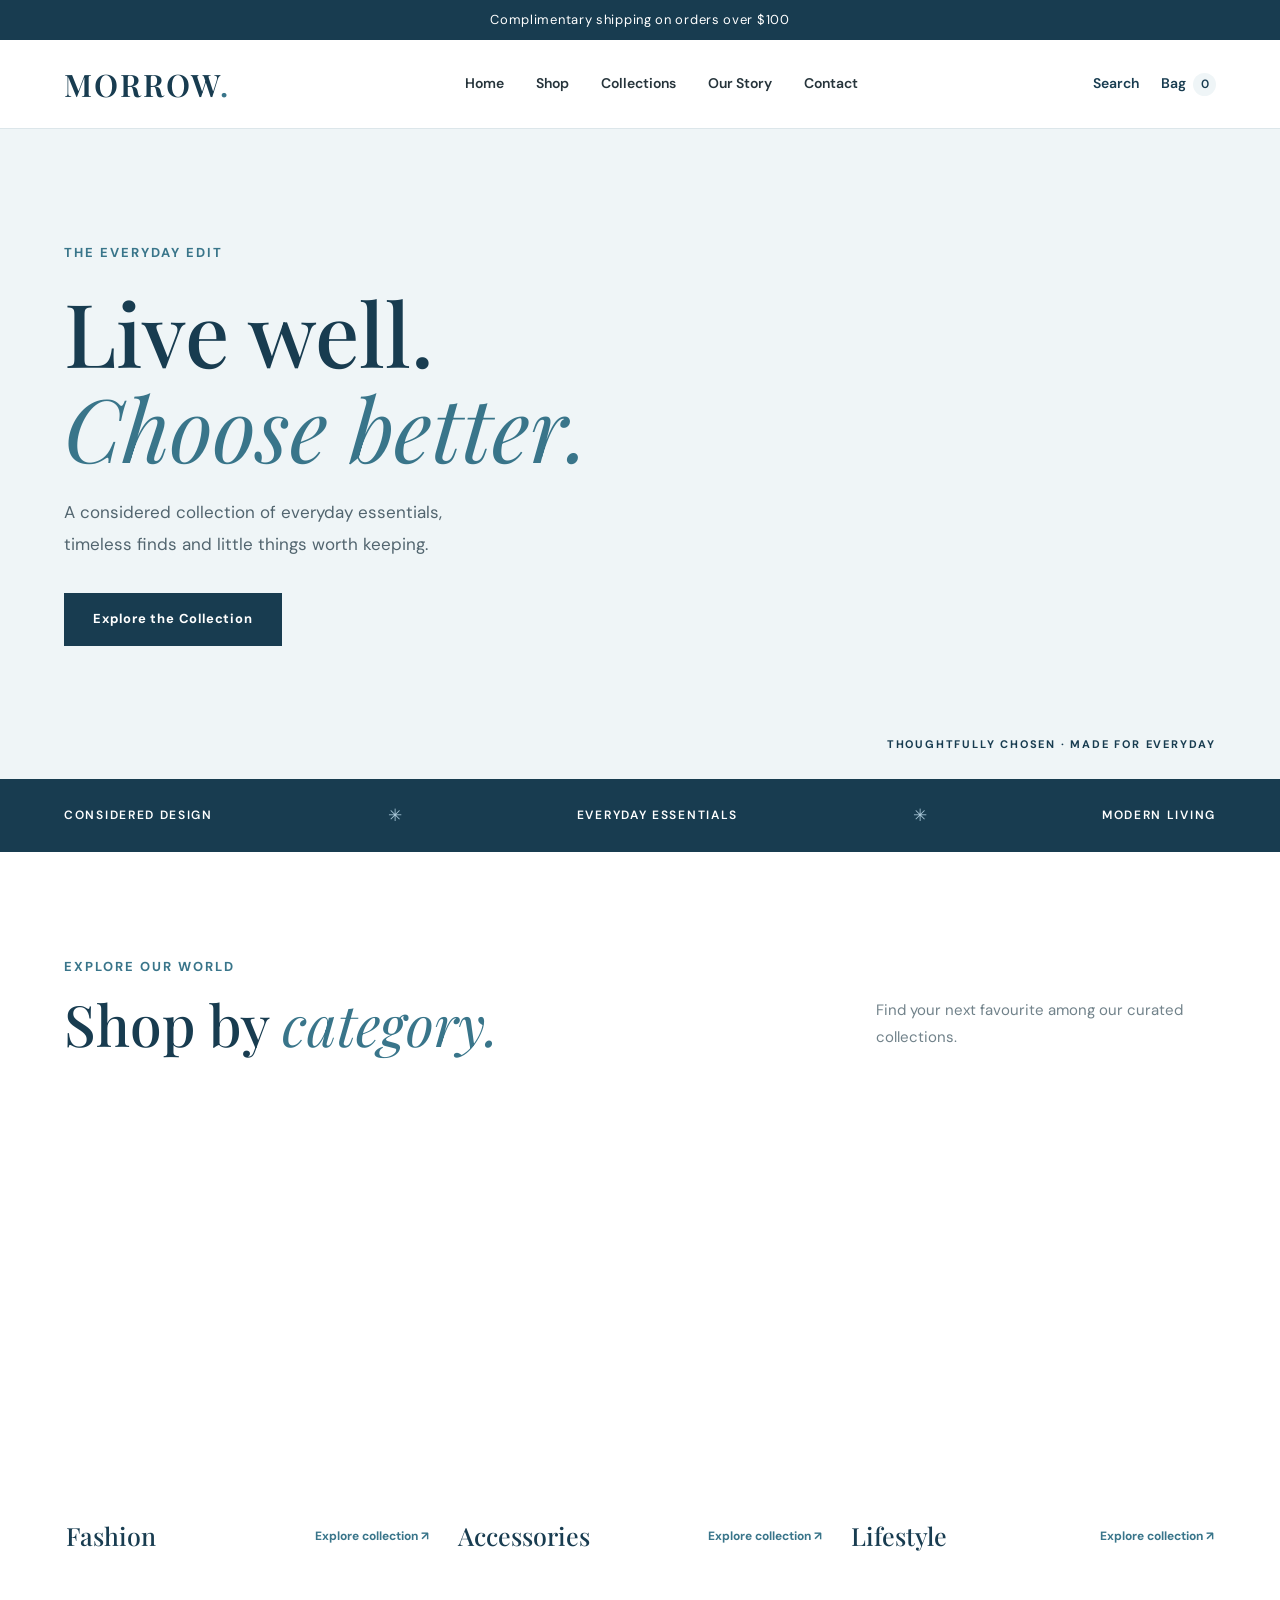
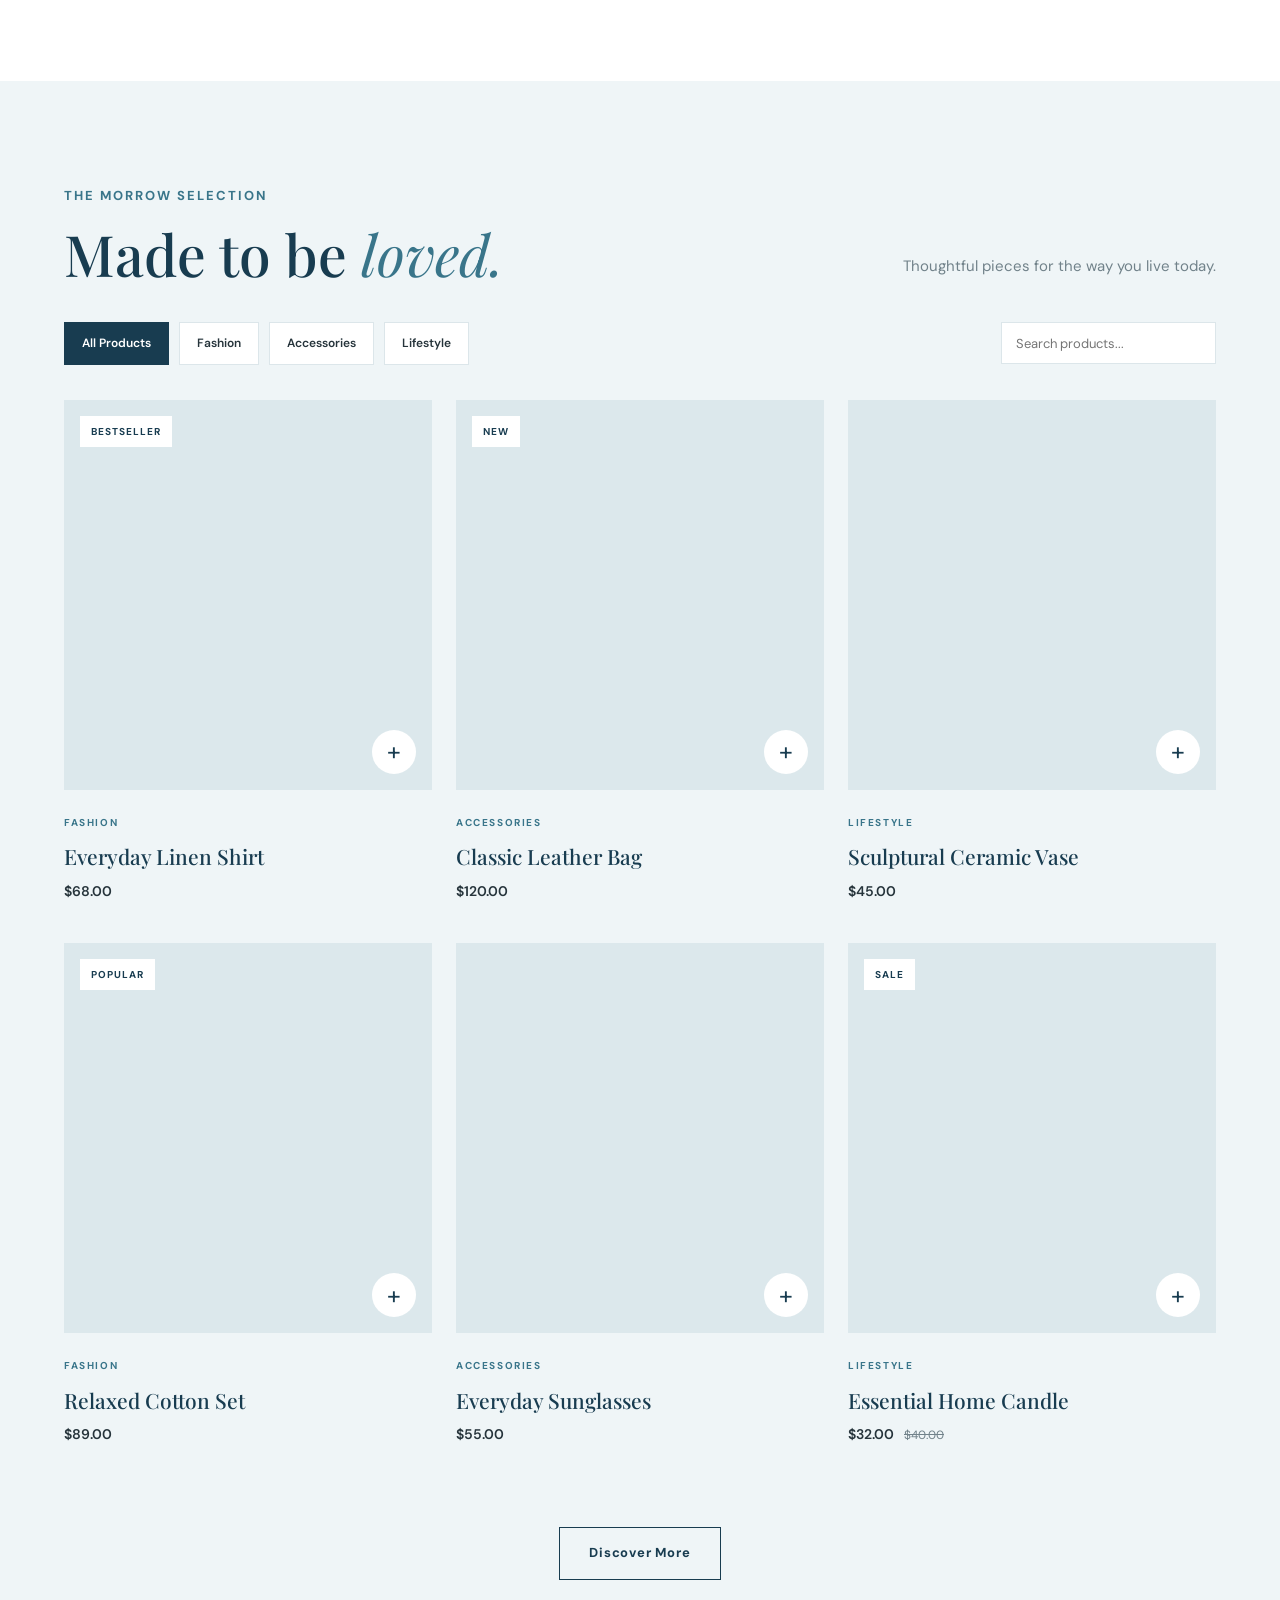
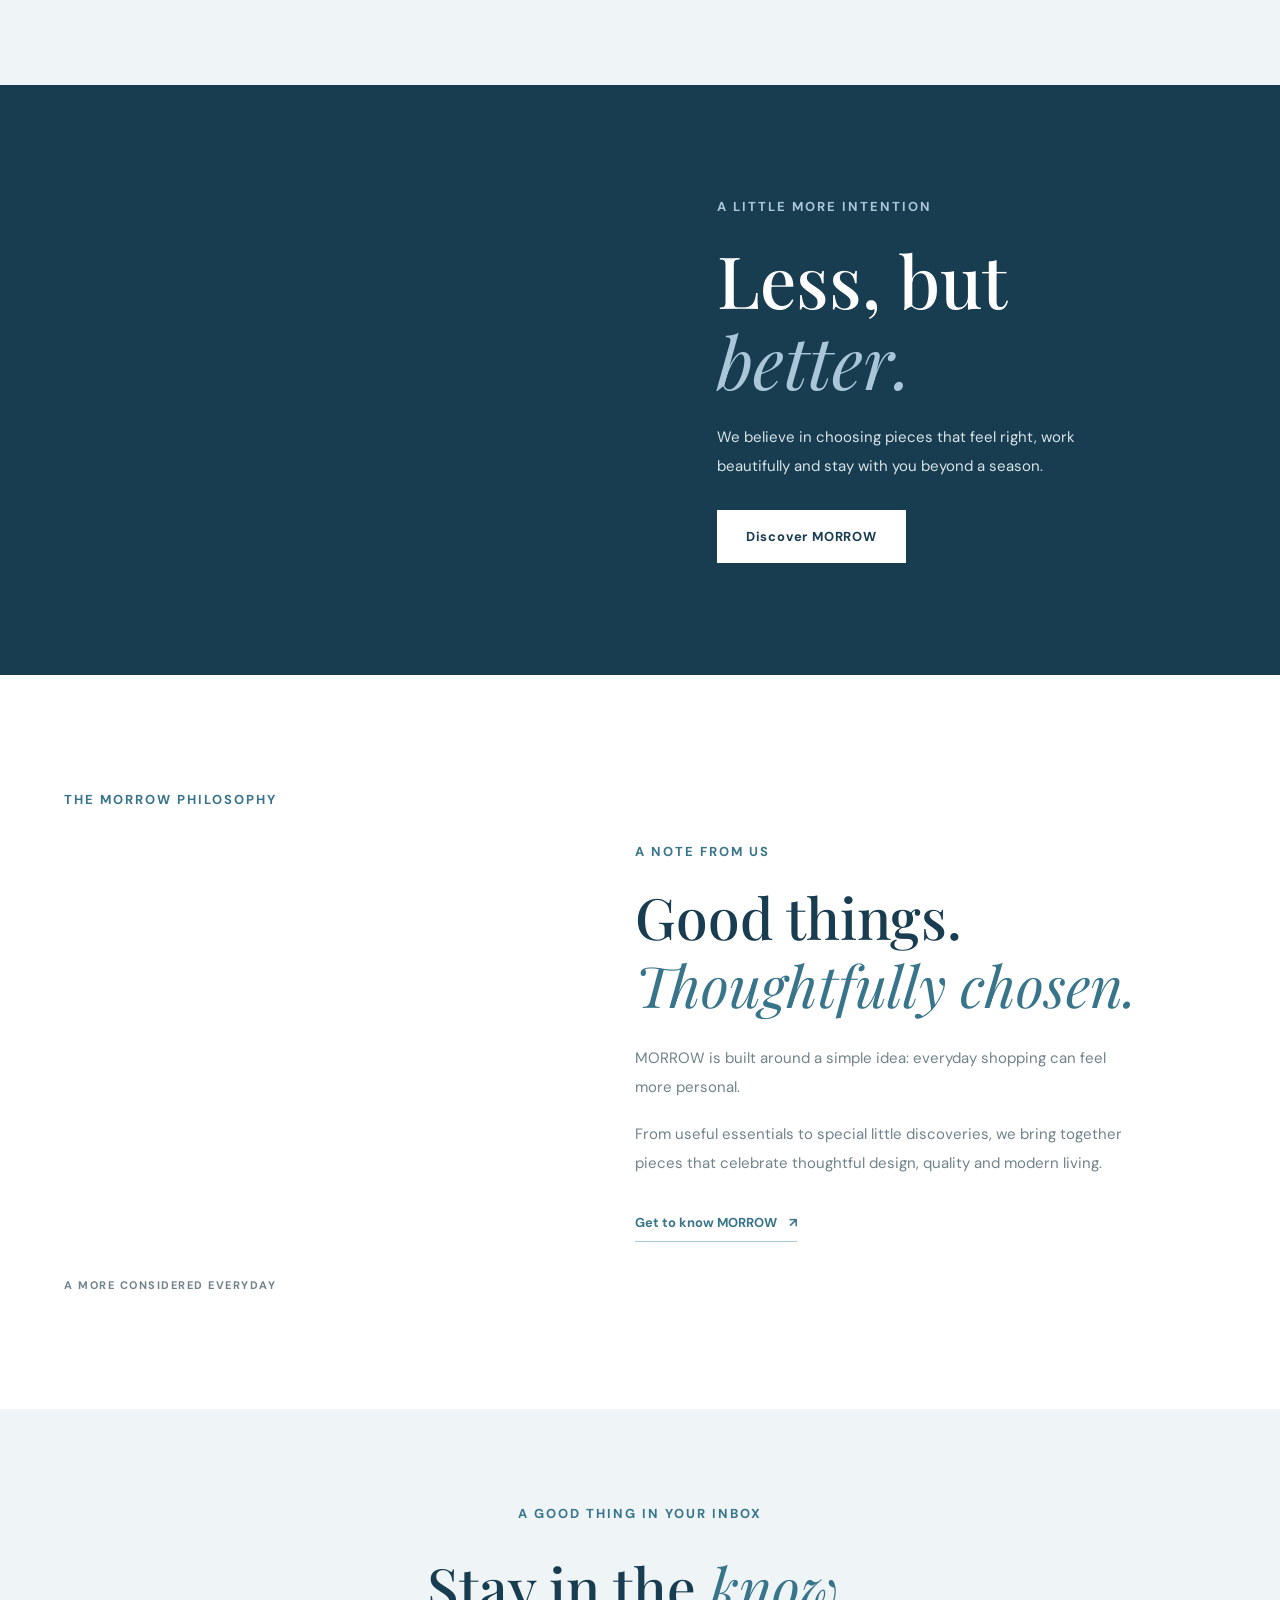
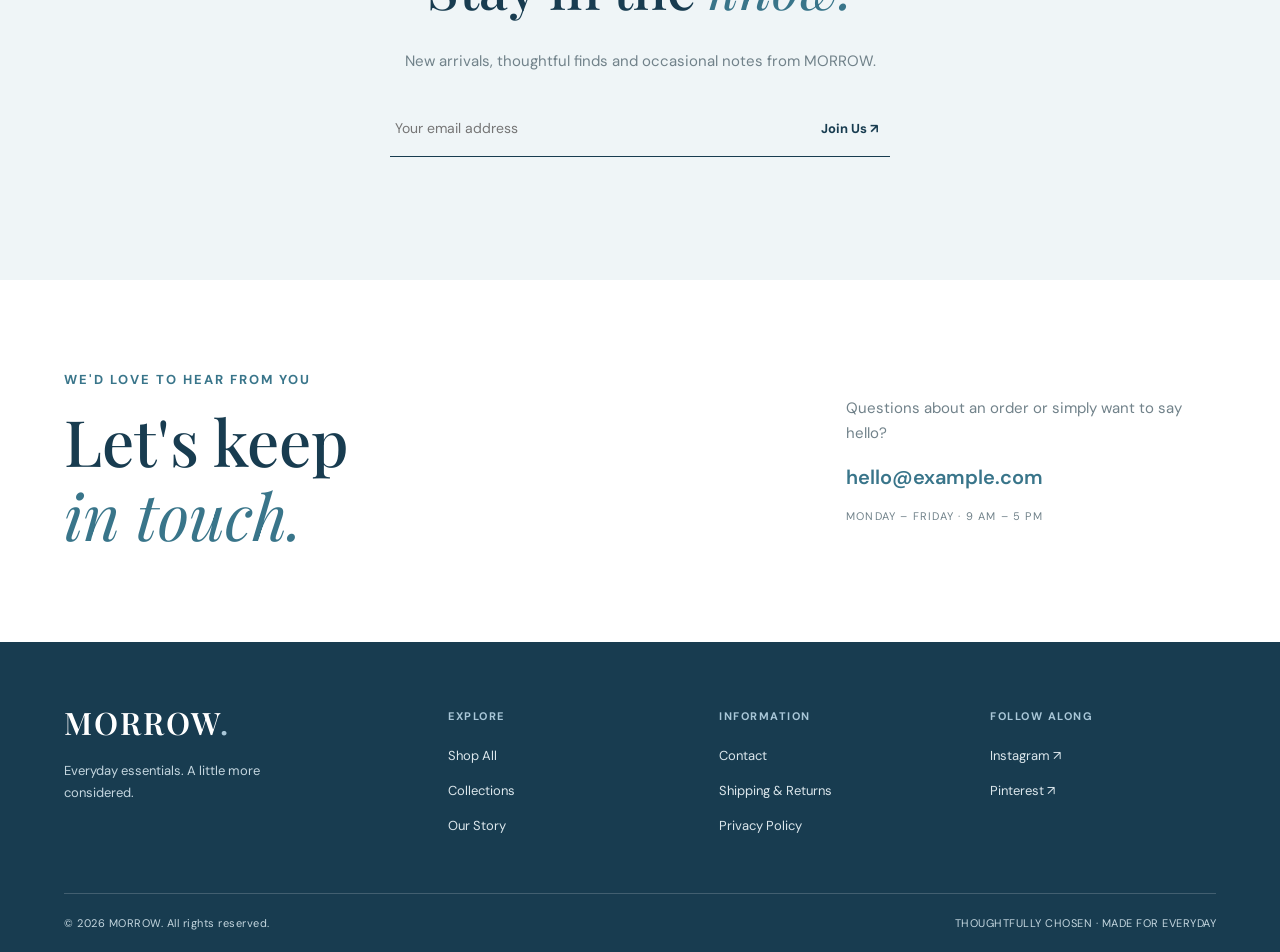
<file: template-files/ecommerce-store-v1/index.html>
<!DOCTYPE html>
<html lang="en">
<head>
  <meta charset="UTF-8">
  <meta name="viewport" content="width=device-width, initial-scale=1.0">
  <meta name="description" content="Discover thoughtfully selected fashion, accessories and lifestyle essentials at MORROW.">
  <title>MORROW | Modern Lifestyle Store</title>

  <link rel="preconnect" href="https://fonts.googleapis.com">
  <link rel="preconnect" href="https://fonts.gstatic.com" crossorigin>
  <link href="https://fonts.googleapis.com/css2?family=DM+Sans:wght@400;500;600;700&family=Playfair+Display:wght@400;500;600;700&display=swap" rel="stylesheet">

  <link rel="stylesheet" href="style.css">
</head>

<body>

  <!-- ANNOUNCEMENT BAR -->
  <div class="announcement-bar">
    Complimentary shipping on orders over $100
  </div>

  <!-- HEADER -->
  <header class="site-header">
    <div class="container header-inner">

      <button class="menu-toggle" aria-label="Open menu" aria-expanded="false">
        <span></span>
        <span></span>
      </button>

      <a href="#home" class="logo">MORROW<span>.</span></a>

      <nav class="main-nav">
        <a href="#home">Home</a>
        <a href="#shop">Shop</a>
        <a href="#categories">Collections</a>
        <a href="#about">Our Story</a>
        <a href="#contact">Contact</a>
      </nav>

      <div class="header-actions">
        <button class="search-toggle" aria-label="Go to product search">Search</button>
        <button class="bag-button" aria-label="Shopping bag">
          Bag <span class="bag-count">0</span>
        </button>
      </div>

    </div>
  </header>

  <main>

    <!-- HERO -->
    <section class="hero" id="home">
      <div class="hero-image"></div>

      <div class="container hero-content">
        <span class="eyebrow">THE EVERYDAY EDIT</span>

        <h1>Live well.<br><em>Choose better.</em></h1>

        <p>
          A considered collection of everyday essentials,
          timeless finds and little things worth keeping.
        </p>

        <a href="#shop" class="button button-primary">Explore the Collection</a>
      </div>

      <div class="hero-caption">THOUGHTFULLY CHOSEN · MADE FOR EVERYDAY</div>
    </section>

    <!-- INTRO STRIP -->
    <section class="intro-strip">
      <div class="container intro-strip-inner">
        <span>CONSIDERED DESIGN</span>
        <span class="strip-dot">✳</span>
        <span>EVERYDAY ESSENTIALS</span>
        <span class="strip-dot">✳</span>
        <span>MODERN LIVING</span>
      </div>
    </section>

    <!-- CATEGORIES -->
    <section class="categories-section" id="categories">
      <div class="container">

        <div class="section-heading">
          <div>
            <span class="eyebrow">EXPLORE OUR WORLD</span>
            <h2>Shop by <em>category.</em></h2>
          </div>

          <p>Find your next favourite among our curated collections.</p>
        </div>

        <div class="category-grid">

          <a href="#shop" class="category-card" data-category="fashion">
            <div class="category-image category-fashion"></div>
            <div class="category-info">
              <h3>Fashion</h3>
              <span>Explore collection ↗</span>
            </div>
          </a>

          <a href="#shop" class="category-card" data-category="accessories">
            <div class="category-image category-accessories"></div>
            <div class="category-info">
              <h3>Accessories</h3>
              <span>Explore collection ↗</span>
            </div>
          </a>

          <a href="#shop" class="category-card" data-category="lifestyle">
            <div class="category-image category-lifestyle"></div>
            <div class="category-info">
              <h3>Lifestyle</h3>
              <span>Explore collection ↗</span>
            </div>
          </a>

        </div>
      </div>
    </section>

    <!-- FEATURED PRODUCTS -->
    <section class="shop-section" id="shop">
      <div class="container">

        <div class="section-heading shop-heading">
          <div>
            <span class="eyebrow">THE MORROW SELECTION</span>
            <h2>Made to be <em>loved.</em></h2>
          </div>

          <p>Thoughtful pieces for the way you live today.</p>
        </div>

        <!-- FILTERS -->
        <div class="shop-toolbar">
          <div class="filter-buttons">
            <button class="filter-button active" data-filter="all">All Products</button>
            <button class="filter-button" data-filter="fashion">Fashion</button>
            <button class="filter-button" data-filter="accessories">Accessories</button>
            <button class="filter-button" data-filter="lifestyle">Lifestyle</button>
          </div>

          <div class="product-search">
            <input type="search" id="productSearch" placeholder="Search products..." aria-label="Search products">
          </div>
        </div>

        <!-- PRODUCT GRID -->
        <div class="product-grid">

          <article class="product-card" data-category="fashion" data-name="Everyday Linen Shirt">
            <div class="product-image product-one">
              <span class="product-badge">BESTSELLER</span>
              <button class="quick-add" data-product="Everyday Linen Shirt" aria-label="Add Everyday Linen Shirt to bag">+</button>
            </div>
            <div class="product-info">
              <span class="product-category">FASHION</span>
              <h3>Everyday Linen Shirt</h3>
              <div class="product-price">$68.00</div>
            </div>
          </article>

          <article class="product-card" data-category="accessories" data-name="Classic Leather Bag">
            <div class="product-image product-two">
              <span class="product-badge">NEW</span>
              <button class="quick-add" data-product="Classic Leather Bag" aria-label="Add Classic Leather Bag to bag">+</button>
            </div>
            <div class="product-info">
              <span class="product-category">ACCESSORIES</span>
              <h3>Classic Leather Bag</h3>
              <div class="product-price">$120.00</div>
            </div>
          </article>

          <article class="product-card" data-category="lifestyle" data-name="Sculptural Ceramic Vase">
            <div class="product-image product-three">
              <button class="quick-add" data-product="Sculptural Ceramic Vase" aria-label="Add Sculptural Ceramic Vase to bag">+</button>
            </div>
            <div class="product-info">
              <span class="product-category">LIFESTYLE</span>
              <h3>Sculptural Ceramic Vase</h3>
              <div class="product-price">$45.00</div>
            </div>
          </article>

          <article class="product-card" data-category="fashion" data-name="Relaxed Cotton Set">
            <div class="product-image product-four">
              <span class="product-badge">POPULAR</span>
              <button class="quick-add" data-product="Relaxed Cotton Set" aria-label="Add Relaxed Cotton Set to bag">+</button>
            </div>
            <div class="product-info">
              <span class="product-category">FASHION</span>
              <h3>Relaxed Cotton Set</h3>
              <div class="product-price">$89.00</div>
            </div>
          </article>

          <article class="product-card" data-category="accessories" data-name="Everyday Sunglasses">
            <div class="product-image product-five">
              <button class="quick-add" data-product="Everyday Sunglasses" aria-label="Add Everyday Sunglasses to bag">+</button>
            </div>
            <div class="product-info">
              <span class="product-category">ACCESSORIES</span>
              <h3>Everyday Sunglasses</h3>
              <div class="product-price">$55.00</div>
            </div>
          </article>

          <article class="product-card" data-category="lifestyle" data-name="Essential Home Candle">
            <div class="product-image product-six">
              <span class="product-badge">SALE</span>
              <button class="quick-add" data-product="Essential Home Candle" aria-label="Add Essential Home Candle to bag">+</button>
            </div>
            <div class="product-info">
              <span class="product-category">LIFESTYLE</span>
              <h3>Essential Home Candle</h3>
              <div class="product-price">
                $32.00 <del>$40.00</del>
              </div>
            </div>
          </article>

        </div>

        <p class="product-message" id="productMessage" aria-live="polite"></p>

        <div class="shop-bottom">
          <a href="#contact" class="button button-outline">Discover More</a>
        </div>

      </div>
    </section>

    <!-- EDITORIAL FEATURE -->
    <section class="editorial-section">
      <div class="editorial-image"></div>

      <div class="editorial-content">
        <span class="eyebrow">A LITTLE MORE INTENTION</span>
        <h2>Less, but<br><em>better.</em></h2>
        <p>
          We believe in choosing pieces that feel right,
          work beautifully and stay with you beyond a season.
        </p>
        <a href="#about" class="button button-light">Discover MORROW</a>
      </div>
    </section>

    <!-- BRAND STORY -->
    <section class="about-section" id="about">
      <div class="container about-grid">

        <div class="about-label">
          <span class="eyebrow">THE MORROW PHILOSOPHY</span>
          <div class="about-image"></div>
          <span class="about-caption">A MORE CONSIDERED EVERYDAY</span>
        </div>

        <div class="about-content">
          <span class="eyebrow">A NOTE FROM US</span>
          <h2>Good things.<br><em>Thoughtfully chosen.</em></h2>

          <p>
            MORROW is built around a simple idea:
            everyday shopping can feel more personal.
          </p>

          <p>
            From useful essentials to special little discoveries,
            we bring together pieces that celebrate thoughtful design,
            quality and modern living.
          </p>

          <a href="#contact" class="text-link">Get to know MORROW <span>↗</span></a>
        </div>

      </div>
    </section>

    <!-- NEWSLETTER -->
    <section class="newsletter-section">
      <div class="container newsletter-content">
        <span class="eyebrow">A GOOD THING IN YOUR INBOX</span>
        <h2>Stay in the <em>know.</em></h2>
        <p>New arrivals, thoughtful finds and occasional notes from MORROW.</p>

        <form class="newsletter-form">
          <input type="email" placeholder="Your email address" aria-label="Your email address" required>
          <button type="submit">Join Us ↗</button>
        </form>

        <p class="newsletter-message" aria-live="polite"></p>
      </div>
    </section>

    <!-- CONTACT -->
    <section class="contact-section" id="contact">
      <div class="container contact-inner">
        <div>
          <span class="eyebrow">WE'D LOVE TO HEAR FROM YOU</span>
          <h2>Let's keep<br><em>in touch.</em></h2>
        </div>

        <div class="contact-details">
          <p>Questions about an order or simply want to say hello?</p>
          <a href="mailto:hello@example.com">hello@example.com</a>
          <span>MONDAY – FRIDAY · 9 AM – 5 PM</span>
        </div>
      </div>
    </section>

  </main>

  <!-- FOOTER -->
  <footer class="site-footer">
    <div class="container footer-main">

      <div class="footer-brand">
        <a href="#home" class="logo">MORROW<span>.</span></a>
        <p>Everyday essentials. A little more considered.</p>
      </div>

      <div class="footer-links">
        <span>EXPLORE</span>
        <a href="#shop">Shop All</a>
        <a href="#categories">Collections</a>
        <a href="#about">Our Story</a>
      </div>

      <div class="footer-links">
        <span>INFORMATION</span>
        <a href="#contact">Contact</a>
        <a href="#contact">Shipping & Returns</a>
        <a href="#contact">Privacy Policy</a>
      </div>

      <div class="footer-social">
        <span>FOLLOW ALONG</span>
        <a href="#contact">Instagram ↗</a>
        <a href="#contact">Pinterest ↗</a>
      </div>

    </div>

    <div class="container footer-bottom">
      <p>© 2026 MORROW. All rights reserved.</p>
      <p>THOUGHTFULLY CHOSEN · MADE FOR EVERYDAY</p>
    </div>
  </footer>

  <!-- SHOPPING BAG DEMONSTRATION -->
  <div class="bag-notice" id="bagNotice" role="status" aria-live="polite"></div>

  <script>
    // MOBILE NAVIGATION
    const menuToggle = document.querySelector(".menu-toggle");
    const mainNav = document.querySelector(".main-nav");

    menuToggle.addEventListener("click", () => {
      const isOpen = mainNav.classList.toggle("active");
      menuToggle.setAttribute("aria-expanded", isOpen);
    });

    document.querySelectorAll(".main-nav a").forEach(link => {
      link.addEventListener("click", () => {
        mainNav.classList.remove("active");
        menuToggle.setAttribute("aria-expanded", "false");
      });
    });

    // PRODUCT FILTERING AND SEARCH
    const filterButtons = document.querySelectorAll(".filter-button");
    const productCards = document.querySelectorAll(".product-card");
    const productSearch = document.getElementById("productSearch");
    const productMessage = document.getElementById("productMessage");

    let activeFilter = "all";

    function filterProducts() {
      const searchTerm = productSearch.value.trim().toLowerCase();
      let visibleCount = 0;

      productCards.forEach(card => {
        const category = card.dataset.category;
        const name = card.dataset.name.toLowerCase();

        const categoryMatch = activeFilter === "all" || category === activeFilter;
        const searchMatch = name.includes(searchTerm);
        const visible = categoryMatch && searchMatch;

        card.style.display = visible ? "" : "none";

        if (visible) visibleCount++;
      });

      productMessage.textContent =
        visibleCount === 0 ? "No products found. Try another search." : "";
    }

    filterButtons.forEach(button => {
      button.addEventListener("click", () => {
        filterButtons.forEach(item => item.classList.remove("active"));
        button.classList.add("active");

        activeFilter = button.dataset.filter;
        filterProducts();
      });
    });

    productSearch.addEventListener("input", filterProducts);

    // CATEGORY SHORTCUTS
    document.querySelectorAll(".category-card").forEach(card => {
      card.addEventListener("click", () => {
        const category = card.dataset.category;

        activeFilter = category;
        productSearch.value = "";

        filterButtons.forEach(button => {
          button.classList.toggle("active", button.dataset.filter === category);
        });

        filterProducts();
      });
    });

    // DEMONSTRATION SHOPPING BAG
    let bagCount = 0;
    const bagCountElement = document.querySelector(".bag-count");
    const bagNotice = document.getElementById("bagNotice");

    document.querySelectorAll(".quick-add").forEach(button => {
      button.addEventListener("click", () => {
        bagCount++;
        bagCountElement.textContent = bagCount;

        bagNotice.textContent = button.dataset.product + " added to your bag.";
        bagNotice.classList.add("show");

        setTimeout(() => {
          bagNotice.classList.remove("show");
        }, 2500);
      });
    });

    // SEARCH SHORTCUT
    document.querySelector(".search-toggle").addEventListener("click", () => {
      document.getElementById("productSearch").focus();
      document.getElementById("shop").scrollIntoView({ behavior: "smooth" });
    });

    // NEWSLETTER DEMONSTRATION
    document.querySelector(".newsletter-form").addEventListener("submit", event => {
      event.preventDefault();
      document.querySelector(".newsletter-message").textContent =
        "Thank you for joining MORROW! Connect a newsletter service to collect subscriptions.";
      event.target.reset();
    });
  </script>

</body>
</html>
</file>
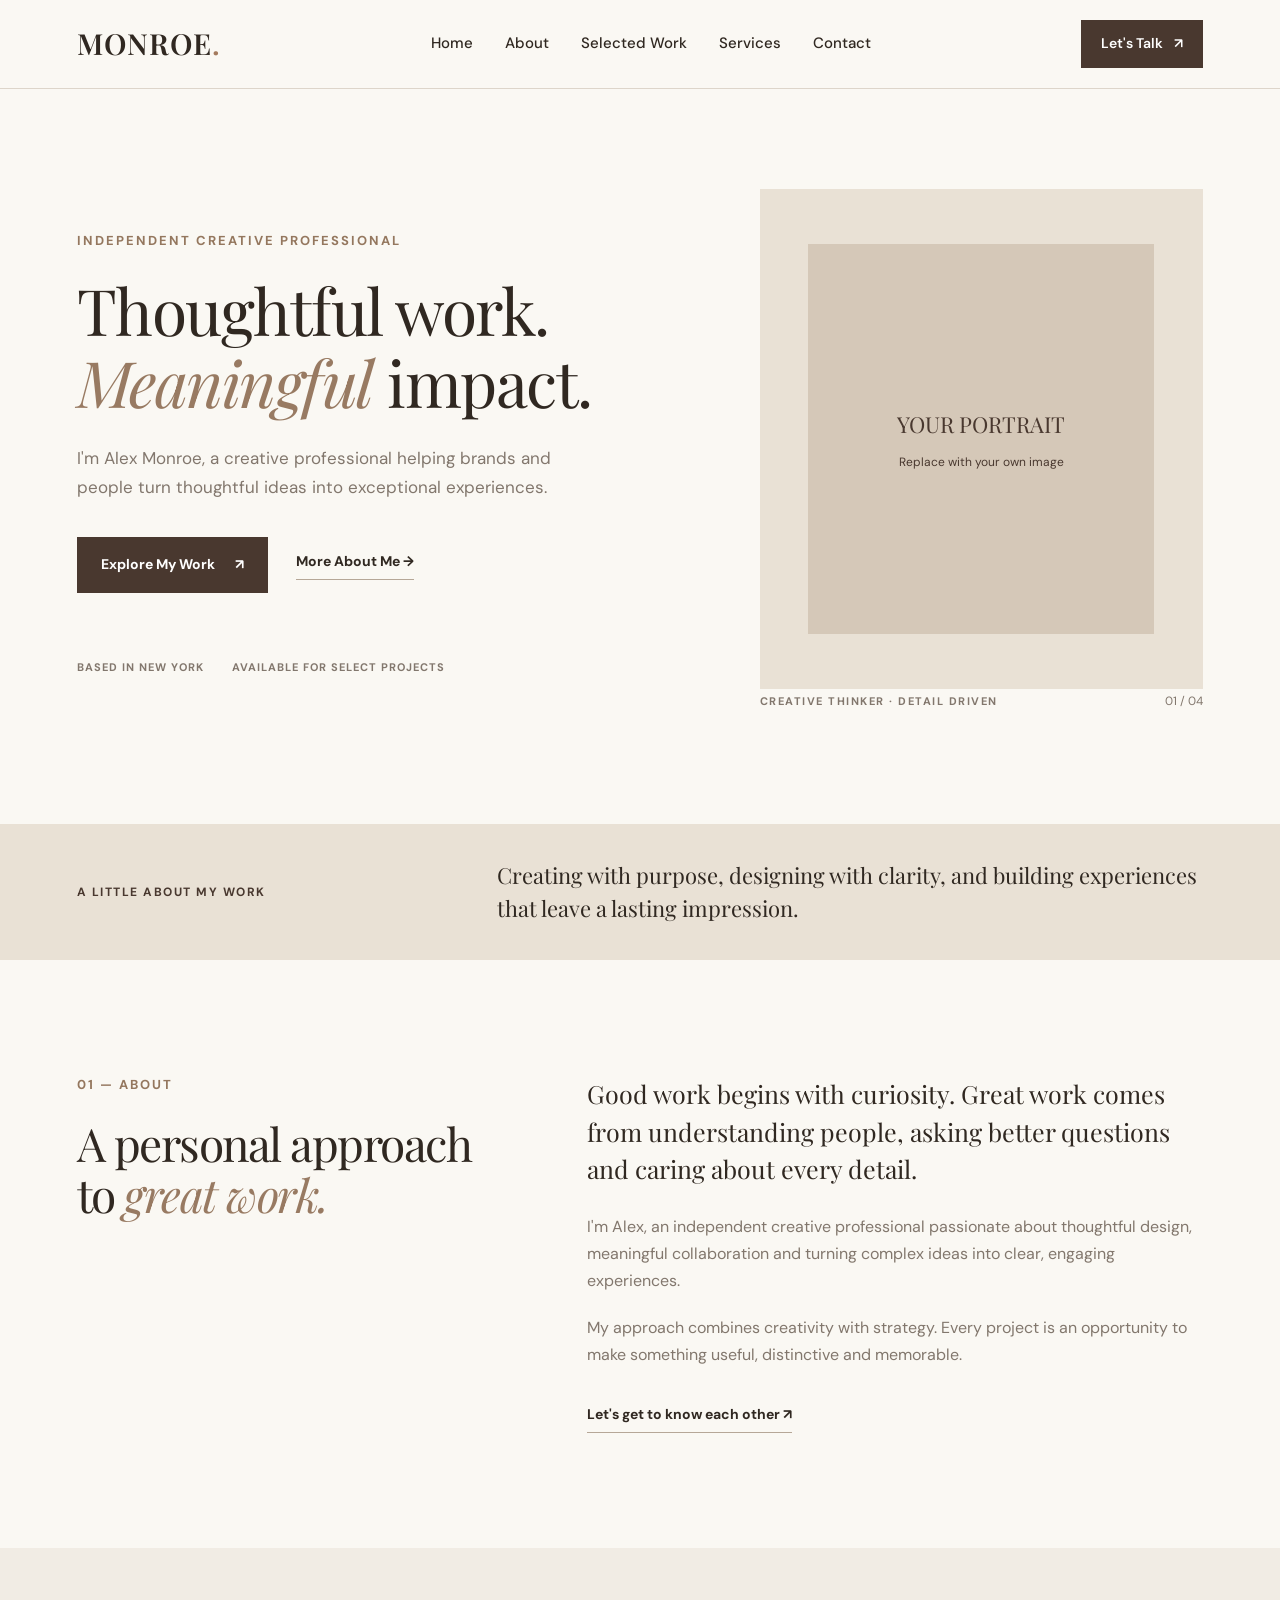
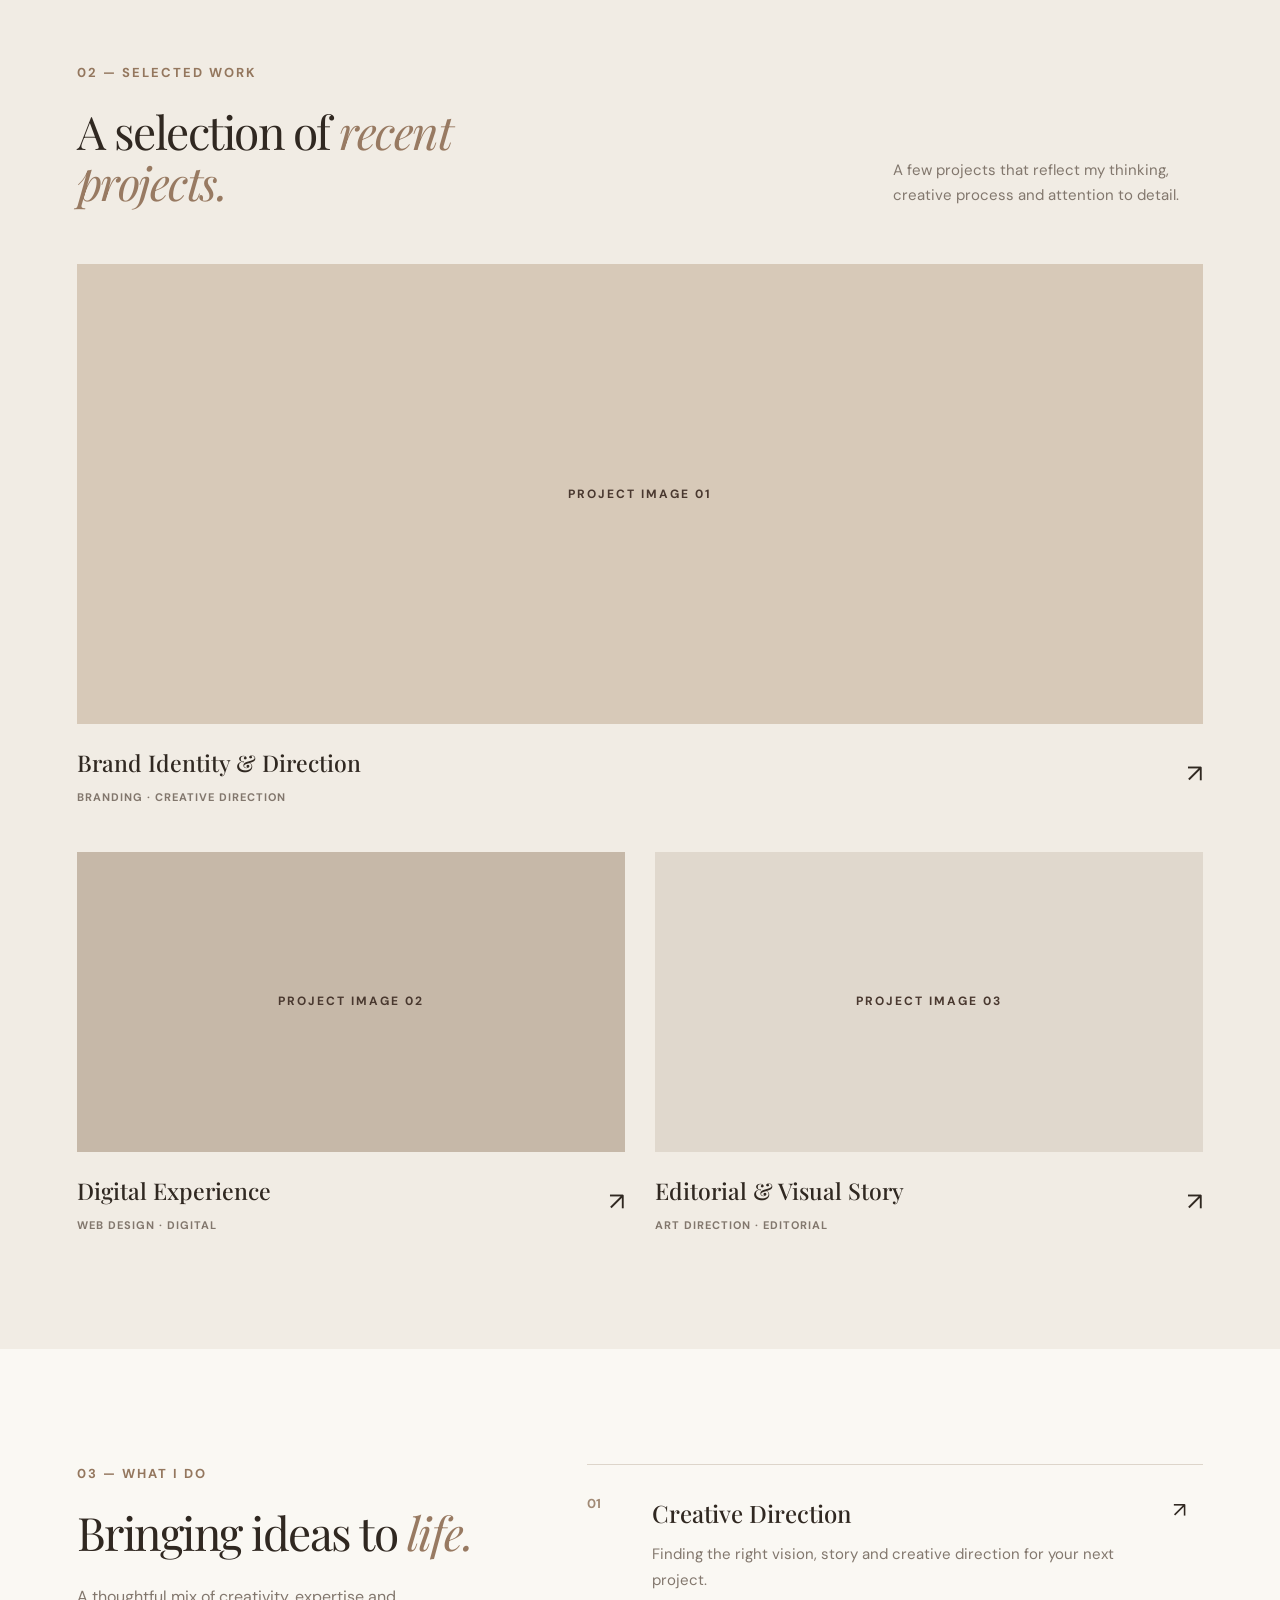
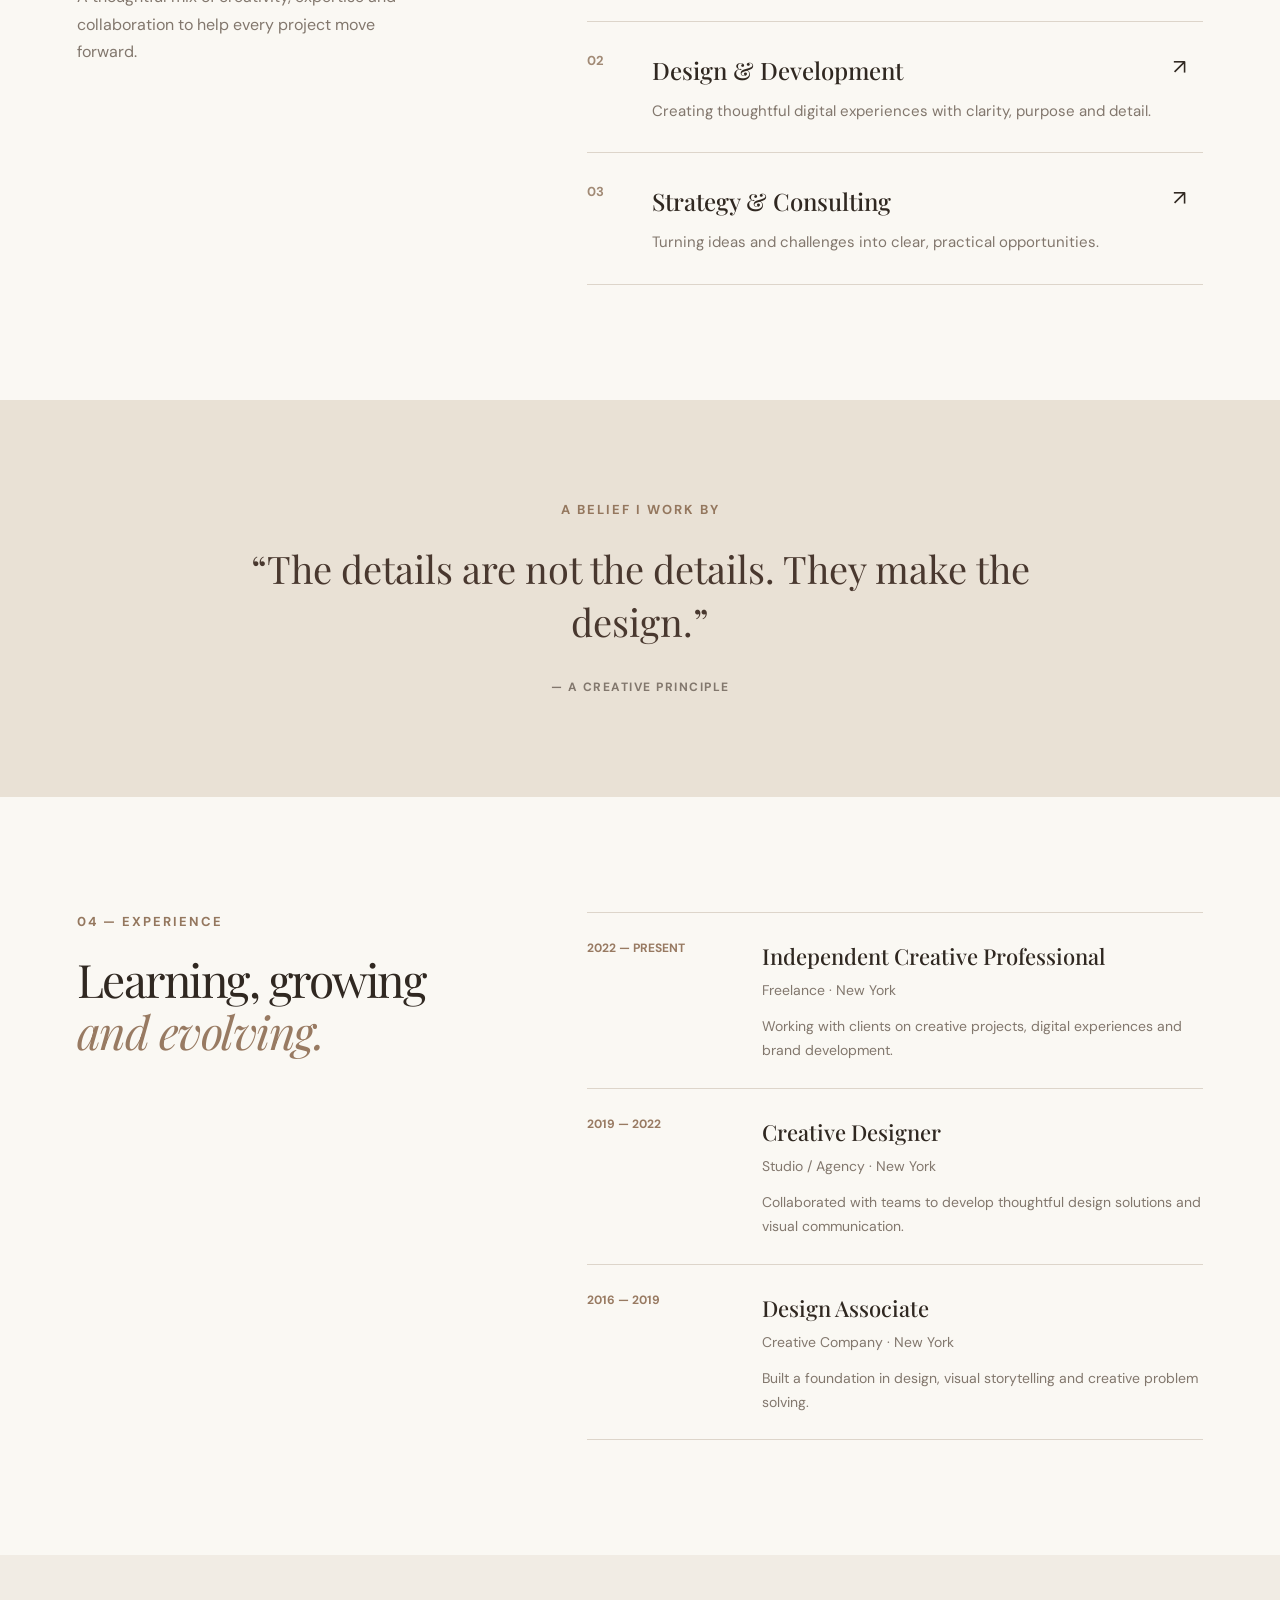
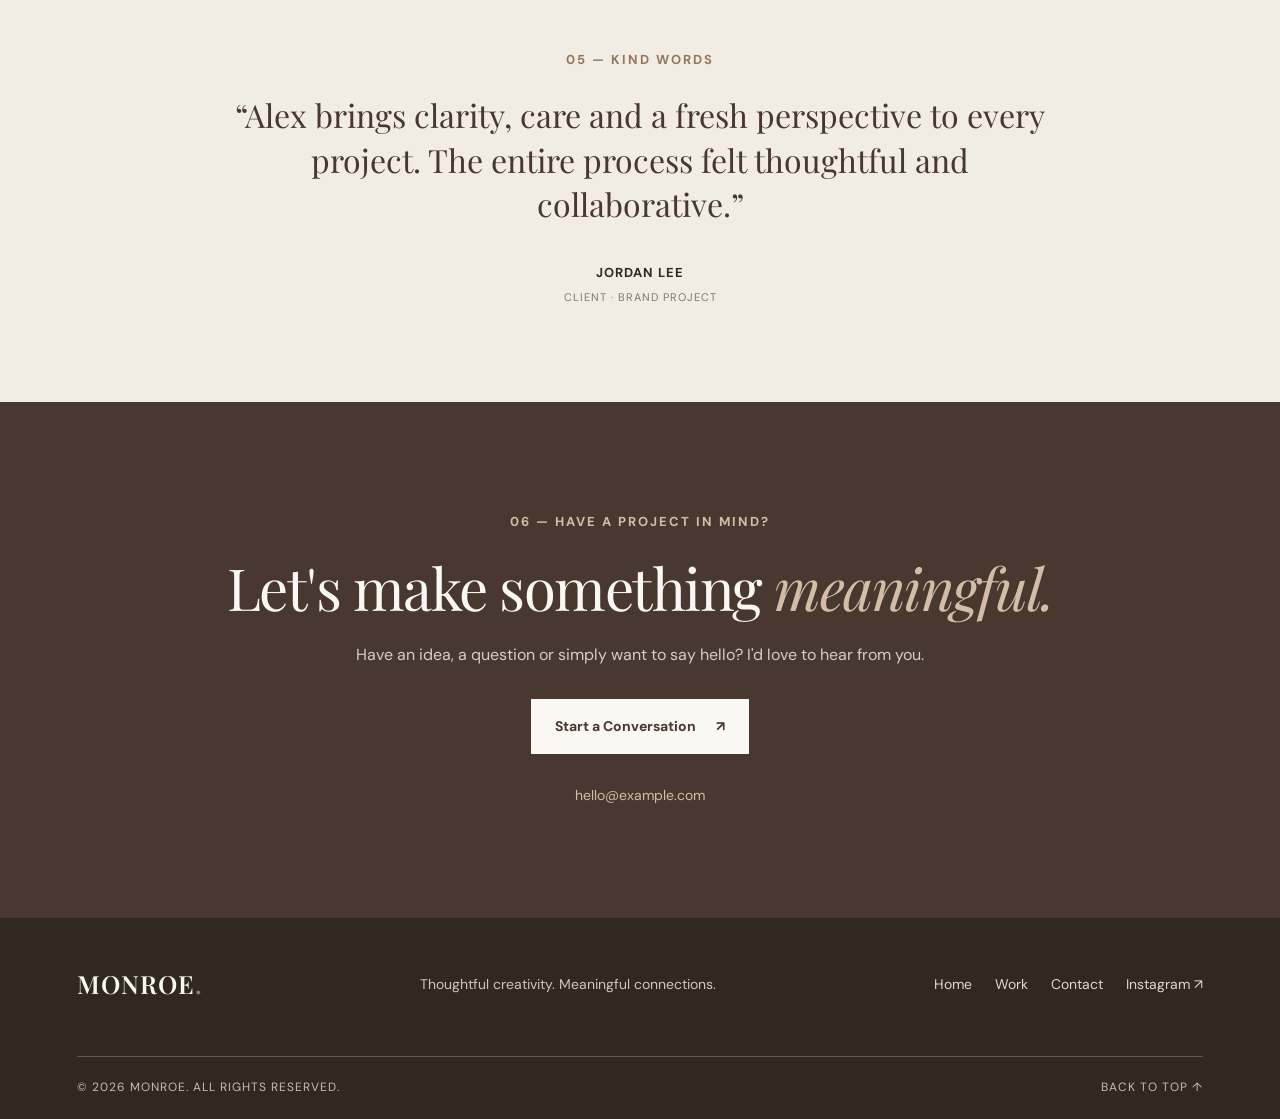
<file: template-files/portfolio-personal-v1/index.html>
<!DOCTYPE html>
<html lang="en">
<head>
  <meta charset="UTF-8">
  <meta name="viewport" content="width=device-width, initial-scale=1.0">
  <meta name="description" content="A refined personal portfolio showcasing creative work, services and professional experience.">
  <title>MONROE — Personal Portfolio</title>
  <link rel="preconnect" href="https://fonts.googleapis.com">
  <link rel="preconnect" href="https://fonts.gstatic.com" crossorigin>
  <link href="https://fonts.googleapis.com/css2?family=DM+Sans:wght@400;500;600;700&family=Playfair+Display:wght@400;500;600&display=swap" rel="stylesheet">
  <link rel="stylesheet" href="style.css">
</head>
<body>

<header class="site-header">
  <div class="container nav-wrap">
    <a href="#home" class="logo">MONROE<span>.</span></a>
    <nav class="main-nav" id="mainNav">
      <a href="#home">Home</a>
      <a href="#about">About</a>
      <a href="#work">Selected Work</a>
      <a href="#services">Services</a>
      <a href="#contact">Contact</a>
    </nav>
    <a href="#contact" class="nav-cta">Let's Talk <span>↗</span></a>
    <button class="menu-toggle" id="menuToggle" aria-label="Open navigation" aria-expanded="false">☰</button>
  </div>
</header>

<main>
  <section class="hero" id="home">
    <div class="container hero-grid">
      <div class="hero-content">
        <p class="eyebrow">INDEPENDENT CREATIVE PROFESSIONAL</p>
        <h1>Thoughtful work.<br><em>Meaningful</em> impact.</h1>
        <p class="hero-text">I'm Alex Monroe, a creative professional helping brands and people turn thoughtful ideas into exceptional experiences.</p>
        <div class="hero-actions">
          <a href="#work" class="button button-dark">Explore My Work <span>↗</span></a>
          <a href="#about" class="text-link">More About Me <span>→</span></a>
        </div>
        <div class="hero-meta">
          <span>BASED IN NEW YORK</span>
          <span>AVAILABLE FOR SELECT PROJECTS</span>
        </div>
      </div>
      <div class="hero-image-wrap">
        <div class="hero-image">
          <div class="portrait-placeholder">
            <span>YOUR PORTRAIT</span>
            <small>Replace with your own image</small>
          </div>
        </div>
        <div class="image-caption">CREATIVE THINKER · DETAIL DRIVEN</div>
        <div class="hero-number">01 / 04</div>
      </div>
    </div>
  </section>

  <section class="intro-strip">
    <div class="container intro-inner">
      <span class="intro-label">A LITTLE ABOUT MY WORK</span>
      <p>Creating with purpose, designing with clarity, and building experiences that leave a lasting impression.</p>
    </div>
  </section>

  <section class="section about-section" id="about">
    <div class="container about-grid">
      <div class="section-side">
        <p class="eyebrow">01 — ABOUT</p>
        <h2>A personal approach to <em>great work.</em></h2>
      </div>
      <div class="about-content">
        <p class="lead">Good work begins with curiosity. Great work comes from understanding people, asking better questions and caring about every detail.</p>
        <p>I'm Alex, an independent creative professional passionate about thoughtful design, meaningful collaboration and turning complex ideas into clear, engaging experiences.</p>
        <p>My approach combines creativity with strategy. Every project is an opportunity to make something useful, distinctive and memorable.</p>
        <a href="#contact" class="underlined-link">Let's get to know each other <span>↗</span></a>
      </div>
    </div>
  </section>

  <section class="section work-section" id="work">
    <div class="container">
      <div class="section-heading">
        <div>
          <p class="eyebrow">02 — SELECTED WORK</p>
          <h2>A selection of <em>recent projects.</em></h2>
        </div>
        <p class="section-note">A few projects that reflect my thinking, creative process and attention to detail.</p>
      </div>
      <div class="project-grid">
        <article class="project-card project-large">
          <div class="project-image project-one"><span>PROJECT IMAGE 01</span></div>
          <div class="project-info"><div><h3>Brand Identity & Direction</h3><p>BRANDING · CREATIVE DIRECTION</p></div><span class="project-arrow">↗</span></div>
        </article>
        <article class="project-card">
          <div class="project-image project-two"><span>PROJECT IMAGE 02</span></div>
          <div class="project-info"><div><h3>Digital Experience</h3><p>WEB DESIGN · DIGITAL</p></div><span class="project-arrow">↗</span></div>
        </article>
        <article class="project-card">
          <div class="project-image project-three"><span>PROJECT IMAGE 03</span></div>
          <div class="project-info"><div><h3>Editorial & Visual Story</h3><p>ART DIRECTION · EDITORIAL</p></div><span class="project-arrow">↗</span></div>
        </article>
      </div>
    </div>
  </section>

  <section class="section services-section" id="services">
    <div class="container services-grid">
      <div class="section-side">
        <p class="eyebrow">03 — WHAT I DO</p>
        <h2>Bringing ideas to <em>life.</em></h2>
        <p class="side-description">A thoughtful mix of creativity, expertise and collaboration to help every project move forward.</p>
      </div>
      <div class="service-list">
        <article class="service-item"><span>01</span><div><h3>Creative Direction</h3><p>Finding the right vision, story and creative direction for your next project.</p></div><span class="service-arrow">↗</span></article>
        <article class="service-item"><span>02</span><div><h3>Design & Development</h3><p>Creating thoughtful digital experiences with clarity, purpose and detail.</p></div><span class="service-arrow">↗</span></article>
        <article class="service-item"><span>03</span><div><h3>Strategy & Consulting</h3><p>Turning ideas and challenges into clear, practical opportunities.</p></div><span class="service-arrow">↗</span></article>
      </div>
    </div>
  </section>

  <section class="quote-section">
    <div class="container quote-inner">
      <p class="eyebrow">A BELIEF I WORK BY</p>
      <blockquote>“The details are not the details. They make the design.”</blockquote>
      <span>— A CREATIVE PRINCIPLE</span>
    </div>
  </section>

  <section class="section experience-section">
    <div class="container experience-grid">
      <div class="section-side">
        <p class="eyebrow">04 — EXPERIENCE</p>
        <h2>Learning, growing <em>and evolving.</em></h2>
      </div>
      <div class="experience-list">
        <article><span>2022 — PRESENT</span><div><h3>Independent Creative Professional</h3><p>Freelance · New York</p><small>Working with clients on creative projects, digital experiences and brand development.</small></div></article>
        <article><span>2019 — 2022</span><div><h3>Creative Designer</h3><p>Studio / Agency · New York</p><small>Collaborated with teams to develop thoughtful design solutions and visual communication.</small></div></article>
        <article><span>2016 — 2019</span><div><h3>Design Associate</h3><p>Creative Company · New York</p><small>Built a foundation in design, visual storytelling and creative problem solving.</small></div></article>
      </div>
    </div>
  </section>

  <section class="testimonial-section">
    <div class="container testimonial-inner">
      <p class="eyebrow">05 — KIND WORDS</p>
      <blockquote>“Alex brings clarity, care and a fresh perspective to every project. The entire process felt thoughtful and collaborative.”</blockquote>
      <div class="testimonial-person"><strong>JORDAN LEE</strong><span>CLIENT · BRAND PROJECT</span></div>
    </div>
  </section>

  <section class="contact-section" id="contact">
    <div class="container contact-inner">
      <p class="eyebrow">06 — HAVE A PROJECT IN MIND?</p>
      <h2>Let's make something <em>meaningful.</em></h2>
      <p>Have an idea, a question or simply want to say hello? I'd love to hear from you.</p>
      <a href="mailto:hello@example.com" class="button button-light">Start a Conversation <span>↗</span></a>
      <div class="contact-email">hello@example.com</div>
    </div>
  </section>
</main>

<footer class="site-footer">
  <div class="container footer-inner">
    <a href="#home" class="logo footer-logo">MONROE<span>.</span></a>
    <p>Thoughtful creativity. Meaningful connections.</p>
    <div class="footer-links"><a href="#home">Home</a><a href="#work">Work</a><a href="#contact">Contact</a><a href="#">Instagram ↗</a></div>
    <div class="footer-bottom"><span>© 2026 MONROE. ALL RIGHTS RESERVED.</span><a href="#home">BACK TO TOP ↑</a></div>
  </div>
</footer>

<script>
  const menuToggle = document.getElementById('menuToggle');
  const mainNav = document.getElementById('mainNav');

  menuToggle.addEventListener('click', () => {
    const isOpen = mainNav.classList.toggle('open');
    menuToggle.setAttribute('aria-expanded', isOpen);
    menuToggle.setAttribute('aria-label', isOpen ? 'Close navigation' : 'Open navigation');
  });

  mainNav.querySelectorAll('a').forEach(link => {
    link.addEventListener('click', () => {
      mainNav.classList.remove('open');
      menuToggle.setAttribute('aria-expanded', 'false');
      menuToggle.setAttribute('aria-label', 'Open navigation');
    });
  });
</script>

</body>
</html>
</file>
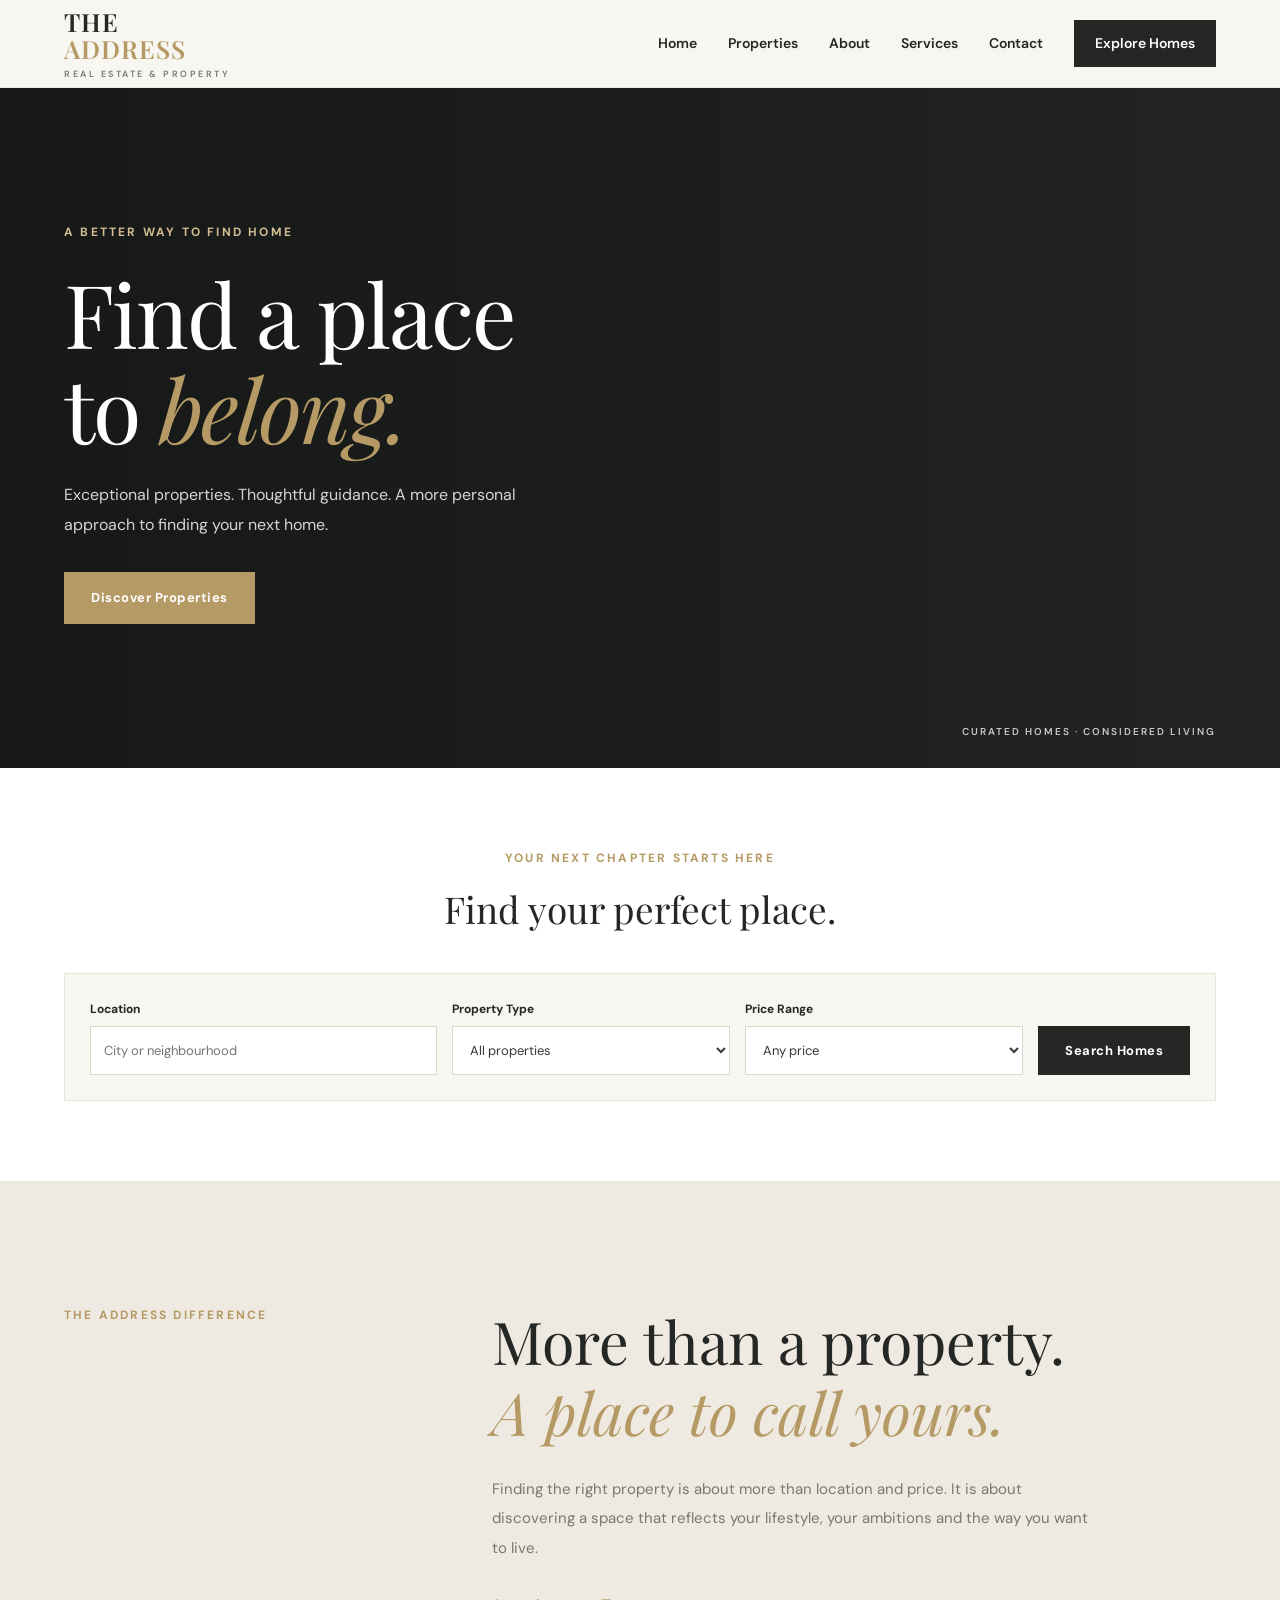
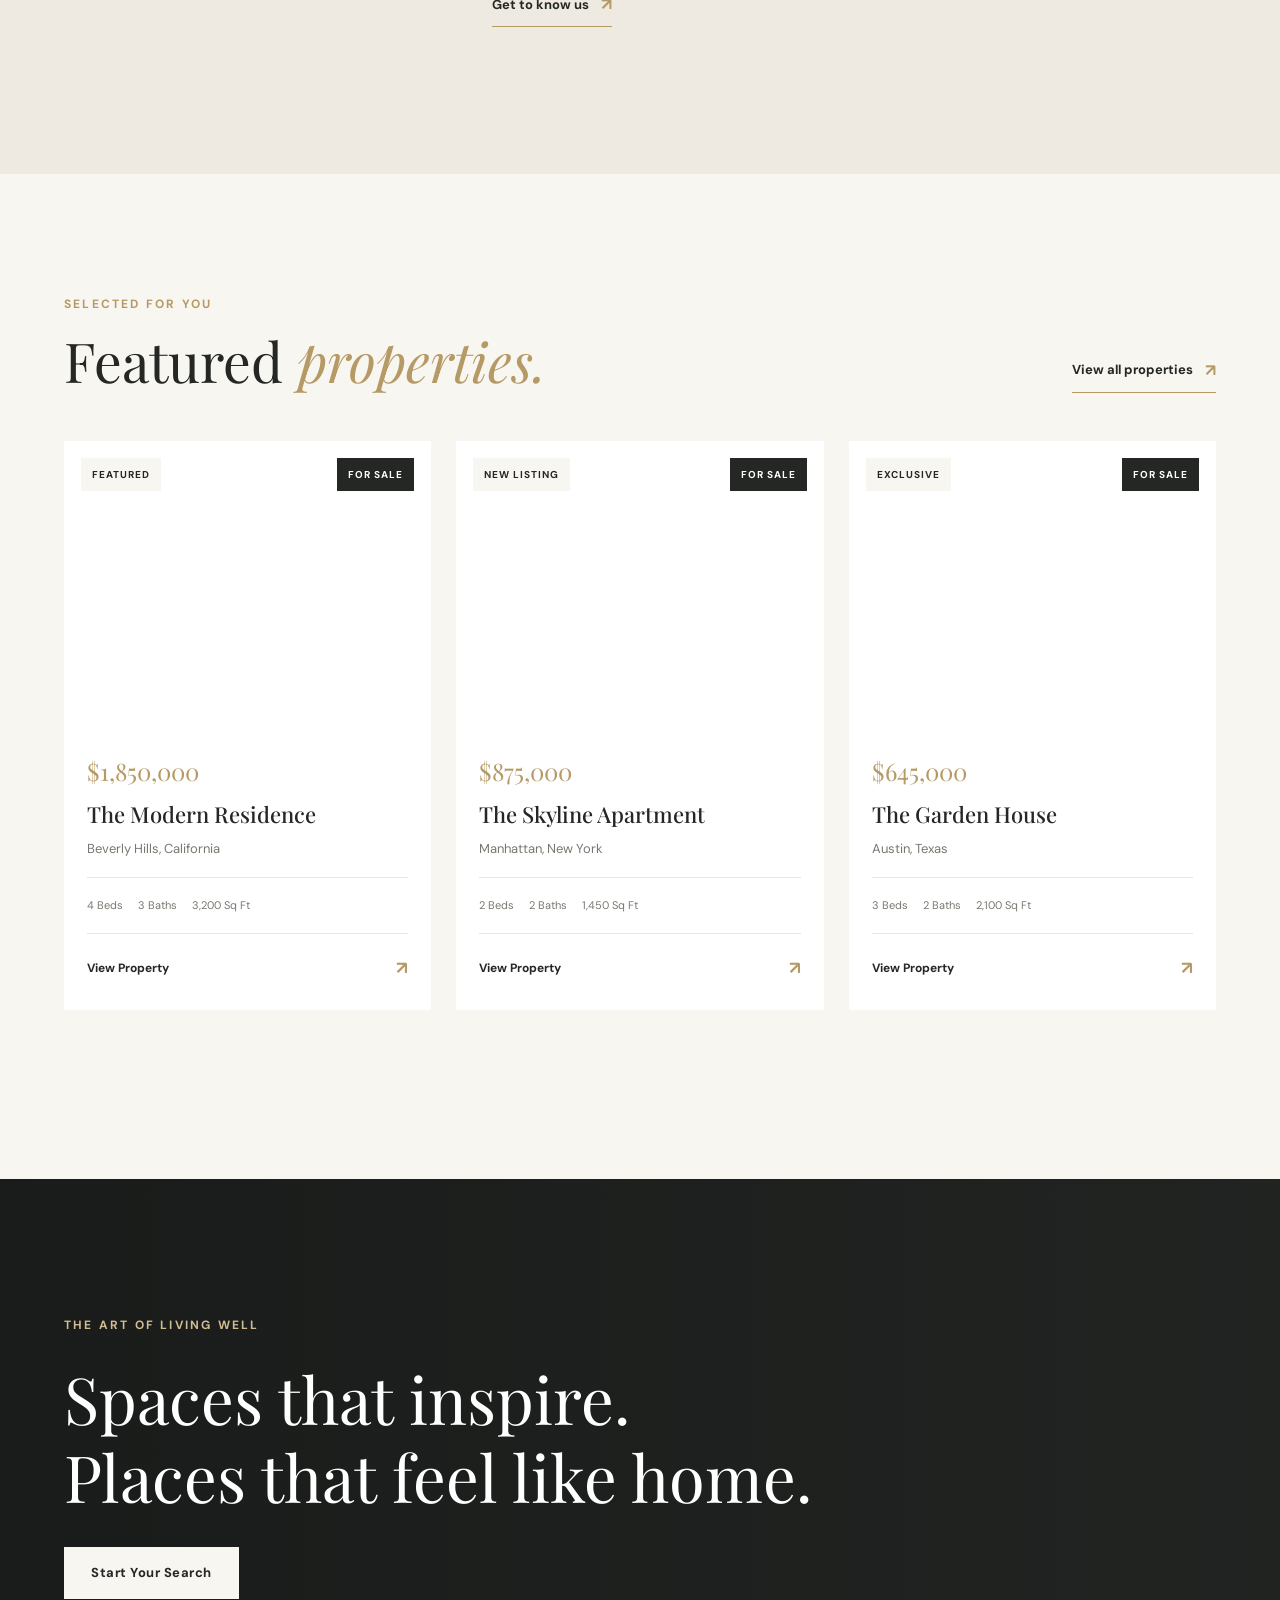
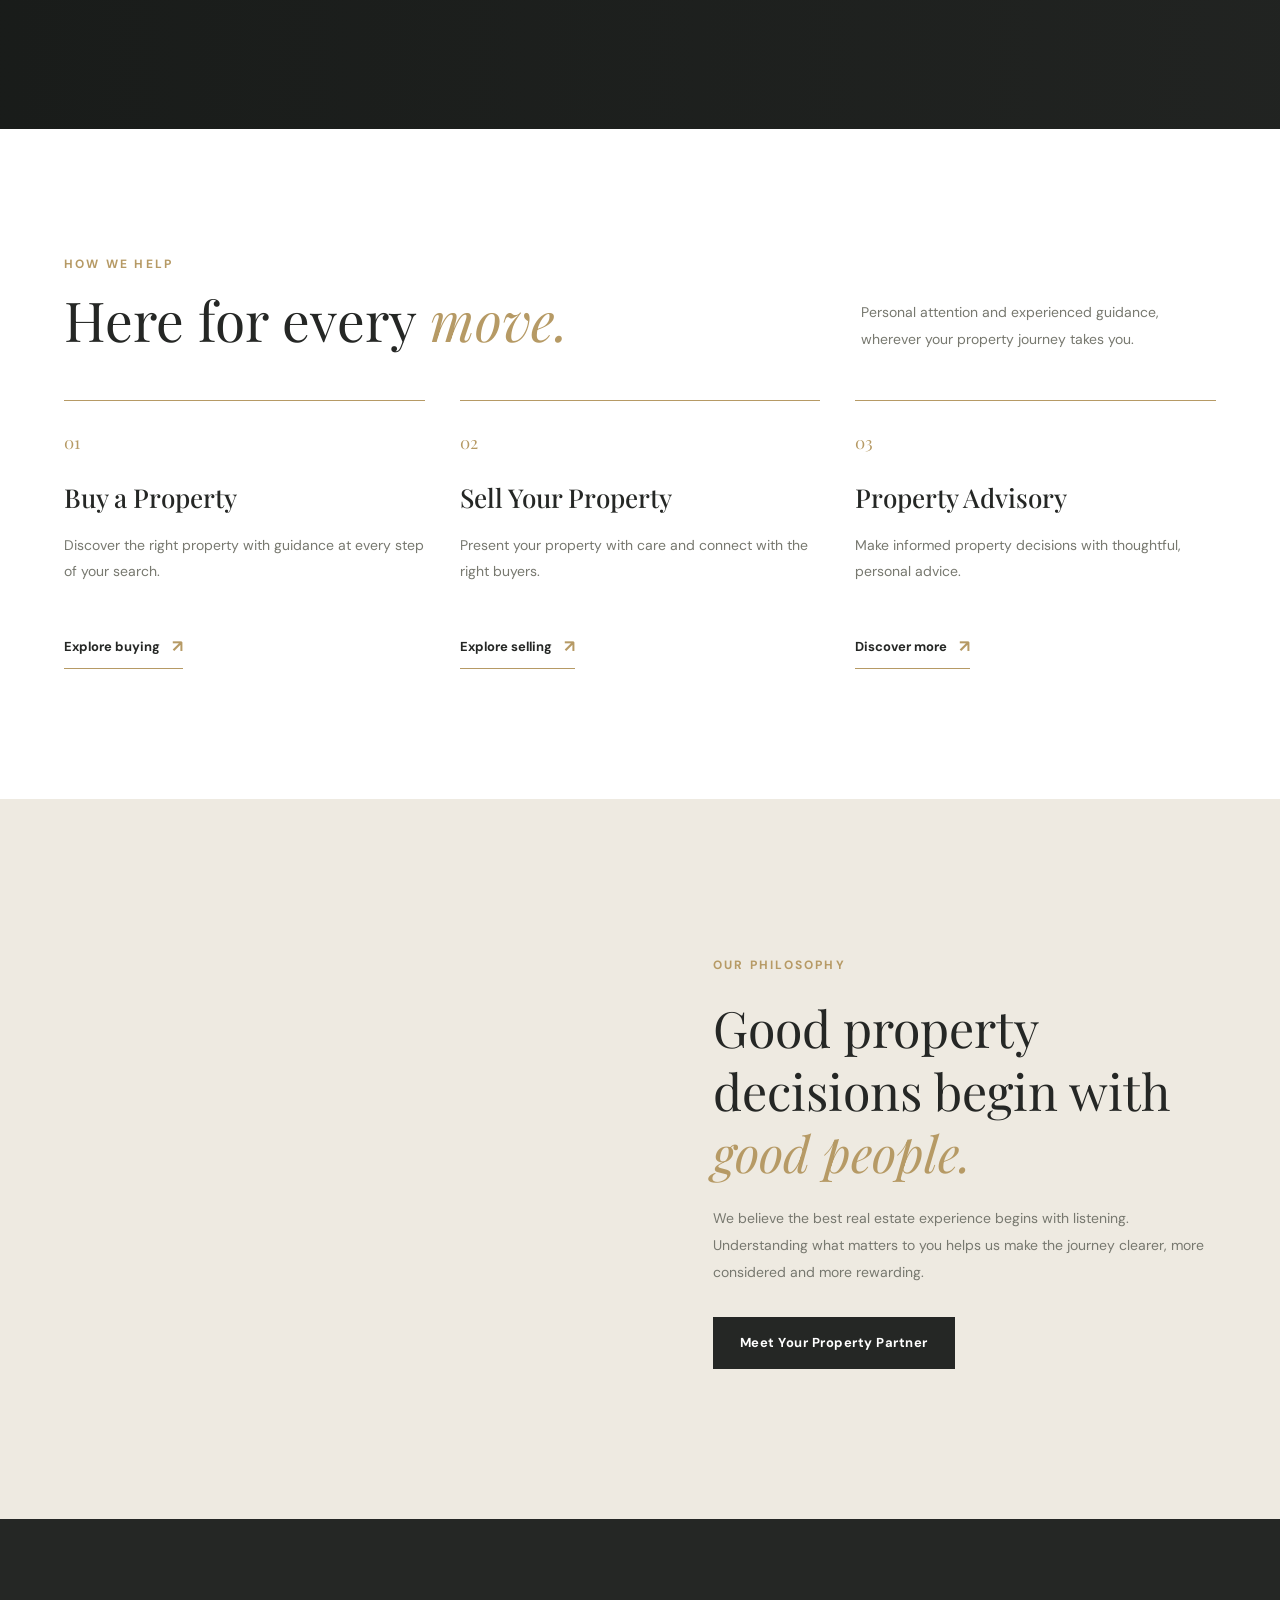
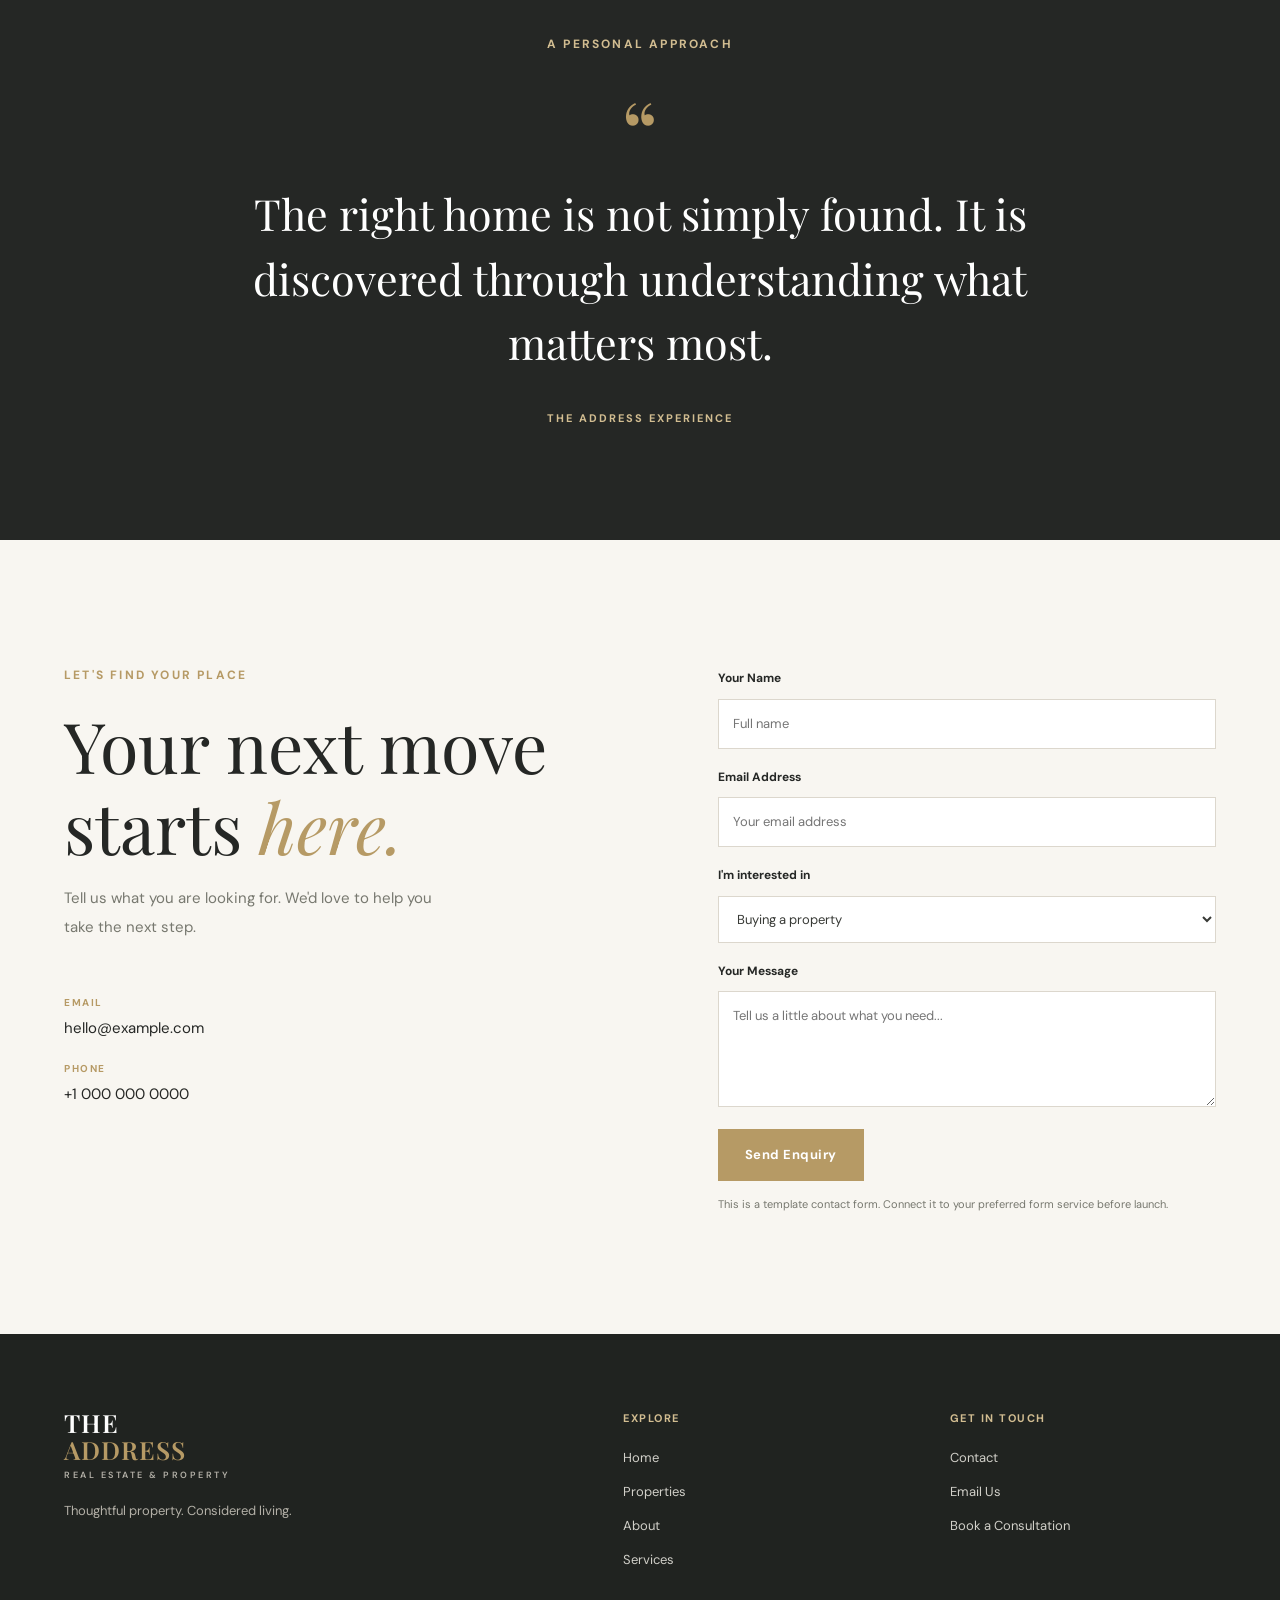
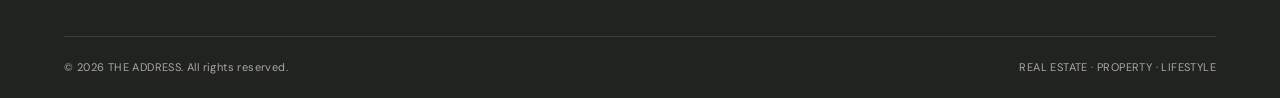
<file: template-files/real-estate-v1/index.html>
<!DOCTYPE html>
<html lang="en">
<head>
  <meta charset="UTF-8">
  <meta name="viewport" content="width=device-width, initial-scale=1.0">
  <meta name="description" content="Discover exceptional homes and premium properties with The Address, your modern real estate partner.">
  <title>THE ADDRESS | Modern Real Estate</title>

  <link rel="preconnect" href="https://fonts.googleapis.com">
  <link rel="preconnect" href="https://fonts.gstatic.com" crossorigin>
  <link href="https://fonts.googleapis.com/css2?family=DM+Sans:wght@400;500;600;700&family=Playfair+Display:wght@400;500;600;700&display=swap" rel="stylesheet">

  <link rel="stylesheet" href="style.css">
</head>

<body>

  <!-- HEADER -->
  <header class="site-header">
    <div class="container nav-container">
      <a href="#home" class="logo">
        THE <span>ADDRESS</span>
        <small>REAL ESTATE & PROPERTY</small>
      </a>

      <button class="menu-toggle" aria-label="Open navigation" aria-expanded="false">
        <span></span>
        <span></span>
      </button>

      <nav class="main-nav">
        <a href="#home">Home</a>
        <a href="#properties">Properties</a>
        <a href="#about">About</a>
        <a href="#services">Services</a>
        <a href="#contact">Contact</a>
        <a href="#properties" class="nav-cta">Explore Homes</a>
      </nav>
    </div>
  </header>

  <main>

    <!-- HERO -->
    <section class="hero" id="home">
      <div class="hero-image"></div>

      <div class="container hero-content">
        <span class="eyebrow">A BETTER WAY TO FIND HOME</span>

        <h1>Find a place<br>to <em>belong.</em></h1>

        <p>
          Exceptional properties. Thoughtful guidance.
          A more personal approach to finding your next home.
        </p>

        <a href="#properties" class="button button-gold">Discover Properties</a>
      </div>

      <div class="hero-caption">CURATED HOMES · CONSIDERED LIVING</div>
    </section>

    <!-- PROPERTY SEARCH -->
    <section class="search-section">
      <div class="container">
        <div class="search-heading">
          <span class="eyebrow">YOUR NEXT CHAPTER STARTS HERE</span>
          <h2>Find your perfect place.</h2>
        </div>

        <form class="property-search" id="propertySearch">
          <div class="search-field">
            <label for="location">Location</label>
            <input type="text" id="location" placeholder="City or neighbourhood">
          </div>

          <div class="search-field">
            <label for="propertyType">Property Type</label>
            <select id="propertyType">
              <option value="all">All properties</option>
              <option value="house">House</option>
              <option value="apartment">Apartment</option>
              <option value="villa">Villa</option>
            </select>
          </div>

          <div class="search-field">
            <label for="priceRange">Price Range</label>
            <select id="priceRange">
              <option value="all">Any price</option>
              <option value="500000">Under $500,000</option>
              <option value="1000000">Under $1,000,000</option>
              <option value="2000000">Under $2,000,000</option>
            </select>
          </div>

          <button type="submit" class="button search-button">Search Homes</button>
        </form>
      </div>
    </section>

    <!-- INTRODUCTION -->
    <section class="intro-section" id="about">
      <div class="container intro-grid">
        <div class="intro-label">
          <span class="eyebrow">THE ADDRESS DIFFERENCE</span>
          <span class="intro-image"></span>
        </div>

        <div class="intro-content">
          <h2>More than a property.<br><em>A place to call yours.</em></h2>

          <p>
            Finding the right property is about more than location and price.
            It is about discovering a space that reflects your lifestyle,
            your ambitions and the way you want to live.
          </p>

          <a href="#contact" class="text-link">Get to know us <span>↗</span></a>
        </div>
      </div>
    </section>

    <!-- FEATURED PROPERTIES -->
    <section class="properties-section" id="properties">
      <div class="container">

        <div class="section-heading">
          <div>
            <span class="eyebrow">SELECTED FOR YOU</span>
            <h2>Featured <em>properties.</em></h2>
          </div>

          <a href="#contact" class="text-link">View all properties <span>↗</span></a>
        </div>

        <div class="property-grid">

          <article class="property-card" data-type="villa" data-location="beverly hills" data-price="1850000">
            <div class="property-image property-image-one">
              <span class="property-tag">FEATURED</span>
              <span class="property-status">FOR SALE</span>
            </div>

            <div class="property-details">
              <div class="property-price">$1,850,000</div>
              <h3>The Modern Residence</h3>
              <p class="property-location">Beverly Hills, California</p>

              <div class="property-meta">
                <span>4 Beds</span>
                <span>3 Baths</span>
                <span>3,200 Sq Ft</span>
              </div>

              <a href="#contact" class="property-link">View Property <span>↗</span></a>
            </div>
          </article>

          <article class="property-card" data-type="apartment" data-location="new york" data-price="875000">
            <div class="property-image property-image-two">
              <span class="property-tag">NEW LISTING</span>
              <span class="property-status">FOR SALE</span>
            </div>

            <div class="property-details">
              <div class="property-price">$875,000</div>
              <h3>The Skyline Apartment</h3>
              <p class="property-location">Manhattan, New York</p>

              <div class="property-meta">
                <span>2 Beds</span>
                <span>2 Baths</span>
                <span>1,450 Sq Ft</span>
              </div>

              <a href="#contact" class="property-link">View Property <span>↗</span></a>
            </div>
          </article>

          <article class="property-card" data-type="house" data-location="austin" data-price="645000">
            <div class="property-image property-image-three">
              <span class="property-tag">EXCLUSIVE</span>
              <span class="property-status">FOR SALE</span>
            </div>

            <div class="property-details">
              <div class="property-price">$645,000</div>
              <h3>The Garden House</h3>
              <p class="property-location">Austin, Texas</p>

              <div class="property-meta">
                <span>3 Beds</span>
                <span>2 Baths</span>
                <span>2,100 Sq Ft</span>
              </div>

              <a href="#contact" class="property-link">View Property <span>↗</span></a>
            </div>
          </article>

        </div>

        <p class="search-message" id="searchMessage" aria-live="polite"></p>
      </div>
    </section>

    <!-- FULL WIDTH FEATURE -->
    <section class="feature-section">
      <div class="feature-image"></div>

      <div class="container feature-content">
        <span class="eyebrow">THE ART OF LIVING WELL</span>
        <h2>Spaces that inspire.<br>Places that feel like home.</h2>
        <a href="#contact" class="button button-light">Start Your Search</a>
      </div>
    </section>

    <!-- SERVICES -->
    <section class="services-section" id="services">
      <div class="container">
        <div class="section-heading services-heading">
          <div>
            <span class="eyebrow">HOW WE HELP</span>
            <h2>Here for every <em>move.</em></h2>
          </div>

          <p>
            Personal attention and experienced guidance,
            wherever your property journey takes you.
          </p>
        </div>

        <div class="services-grid">

          <article class="service-item">
            <span class="service-number">01</span>
            <h3>Buy a Property</h3>
            <p>Discover the right property with guidance at every step of your search.</p>
            <a href="#contact" class="text-link">Explore buying <span>↗</span></a>
          </article>

          <article class="service-item">
            <span class="service-number">02</span>
            <h3>Sell Your Property</h3>
            <p>Present your property with care and connect with the right buyers.</p>
            <a href="#contact" class="text-link">Explore selling <span>↗</span></a>
          </article>

          <article class="service-item">
            <span class="service-number">03</span>
            <h3>Property Advisory</h3>
            <p>Make informed property decisions with thoughtful, personal advice.</p>
            <a href="#contact" class="text-link">Discover more <span>↗</span></a>
          </article>

        </div>
      </div>
    </section>

    <!-- ABOUT / PHILOSOPHY -->
    <section class="philosophy-section">
      <div class="container philosophy-grid">
        <div class="philosophy-image"></div>

        <div class="philosophy-content">
          <span class="eyebrow">OUR PHILOSOPHY</span>
          <h2>Good property decisions begin with <em>good people.</em></h2>

          <p>
            We believe the best real estate experience begins with listening.
            Understanding what matters to you helps us make the journey
            clearer, more considered and more rewarding.
          </p>

          <a href="#contact" class="button button-dark">Meet Your Property Partner</a>
        </div>
      </div>
    </section>

    <!-- TESTIMONIAL -->
    <section class="testimonial-section">
      <div class="container testimonial-content">
        <span class="eyebrow">A PERSONAL APPROACH</span>
        <div class="quote-mark">“</div>

        <blockquote>
          The right home is not simply found.
          It is discovered through understanding what matters most.
        </blockquote>

        <span class="testimonial-author">THE ADDRESS EXPERIENCE</span>
      </div>
    </section>

    <!-- CONTACT -->
    <section class="contact-section" id="contact">
      <div class="container contact-grid">
        <div class="contact-content">
          <span class="eyebrow">LET'S FIND YOUR PLACE</span>
          <h2>Your next move<br>starts <em>here.</em></h2>

          <p>
            Tell us what you are looking for.
            We'd love to help you take the next step.
          </p>

          <div class="contact-details">
            <span>EMAIL</span>
            <a href="mailto:hello@example.com">hello@example.com</a>
            <span>PHONE</span>
            <a href="tel:+10000000000">+1 000 000 0000</a>
          </div>
        </div>

        <form class="contact-form">
          <label for="name">Your Name</label>
          <input type="text" id="name" placeholder="Full name" required>

          <label for="email">Email Address</label>
          <input type="email" id="email" placeholder="Your email address" required>

          <label for="interest">I'm interested in</label>
          <select id="interest">
            <option>Buying a property</option>
            <option>Selling a property</option>
            <option>Property advisory</option>
            <option>General enquiry</option>
          </select>

          <label for="message">Your Message</label>
          <textarea id="message" rows="4" placeholder="Tell us a little about what you need..."></textarea>

          <button type="submit" class="button button-gold">Send Enquiry</button>
          <p class="form-note">This is a template contact form. Connect it to your preferred form service before launch.</p>
        </form>
      </div>
    </section>

  </main>

  <!-- FOOTER -->
  <footer class="site-footer">
    <div class="container footer-main">
      <div class="footer-brand">
        <a href="#home" class="logo">
          THE <span>ADDRESS</span>
          <small>REAL ESTATE & PROPERTY</small>
        </a>
        <p>Thoughtful property. Considered living.</p>
      </div>

      <div class="footer-links">
        <span>EXPLORE</span>
        <a href="#home">Home</a>
        <a href="#properties">Properties</a>
        <a href="#about">About</a>
        <a href="#services">Services</a>
      </div>

      <div class="footer-links">
        <span>GET IN TOUCH</span>
        <a href="#contact">Contact</a>
        <a href="mailto:hello@example.com">Email Us</a>
        <a href="#contact">Book a Consultation</a>
      </div>
    </div>

    <div class="container footer-bottom">
      <p>© 2026 THE ADDRESS. All rights reserved.</p>
      <p>REAL ESTATE · PROPERTY · LIFESTYLE</p>
    </div>
  </footer>

  <script>
    // Mobile navigation
    const menuToggle = document.querySelector(".menu-toggle");
    const mainNav = document.querySelector(".main-nav");

    menuToggle.addEventListener("click", () => {
      const isOpen = mainNav.classList.toggle("active");
      menuToggle.setAttribute("aria-expanded", isOpen);
    });

    document.querySelectorAll(".main-nav a").forEach(link => {
      link.addEventListener("click", () => {
        mainNav.classList.remove("active");
        menuToggle.setAttribute("aria-expanded", "false");
      });
    });

    // Property search
    const propertySearch = document.getElementById("propertySearch");
    const propertyCards = document.querySelectorAll(".property-card");
    const searchMessage = document.getElementById("searchMessage");

    propertySearch.addEventListener("submit", event => {
      event.preventDefault();

      const location = document.getElementById("location").value.trim().toLowerCase();
      const type = document.getElementById("propertyType").value;
      const price = document.getElementById("priceRange").value;

      let matches = 0;

      propertyCards.forEach(card => {
        const cardLocation = card.dataset.location;
        const cardType = card.dataset.type;
        const cardPrice = Number(card.dataset.price);

        const locationMatch = !location || cardLocation.includes(location);
        const typeMatch = type === "all" || cardType === type;
        const priceMatch = price === "all" || cardPrice <= Number(price);

        const show = locationMatch && typeMatch && priceMatch;

        card.style.display = show ? "" : "none";

        if (show) matches++;
      });

      searchMessage.textContent = matches
        ? `${matches} matching ${matches === 1 ? "property" : "properties"} found.`
        : "No matching properties found. Try changing your search.";
    });

    // Template contact form demonstration
    document.querySelector(".contact-form").addEventListener("submit", event => {
      event.preventDefault();
      alert("Thank you for your enquiry! Connect this form to a form service to receive messages.");
    });
  </script>

</body>
</html>
</file>
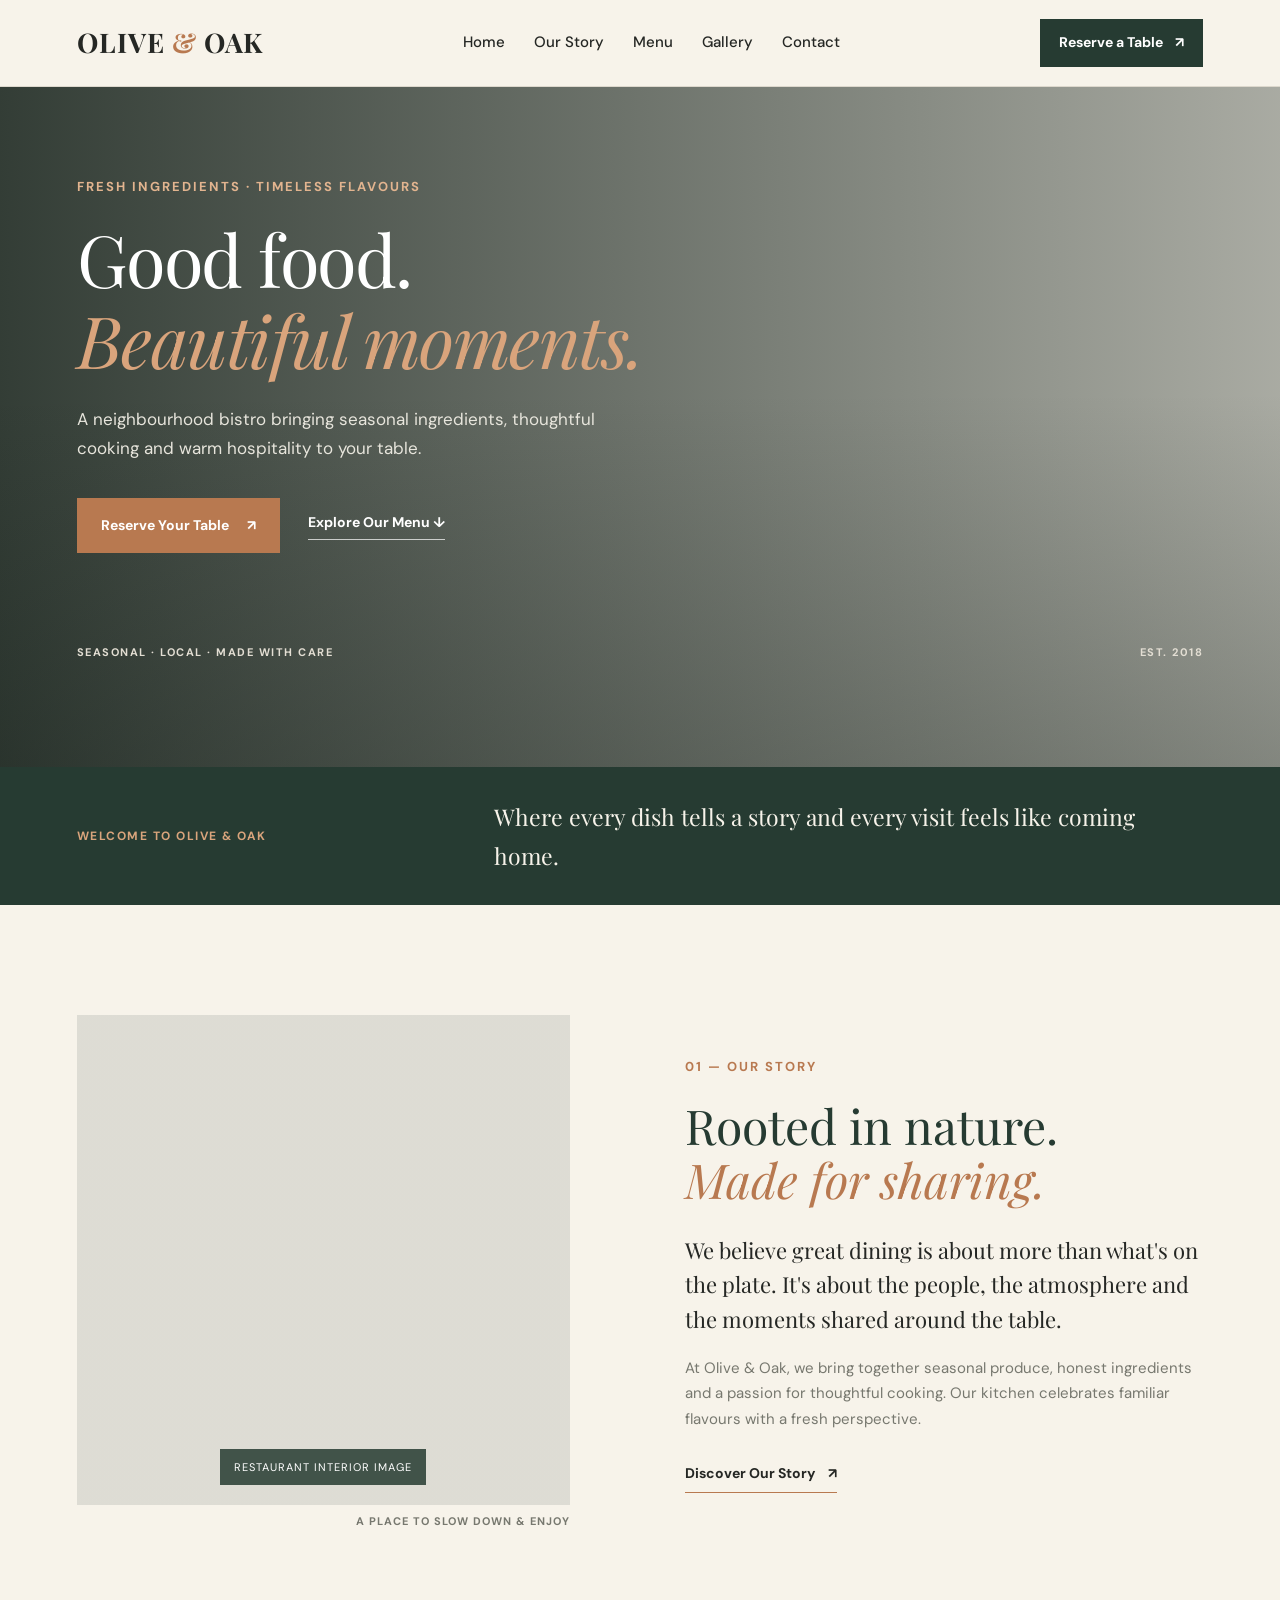
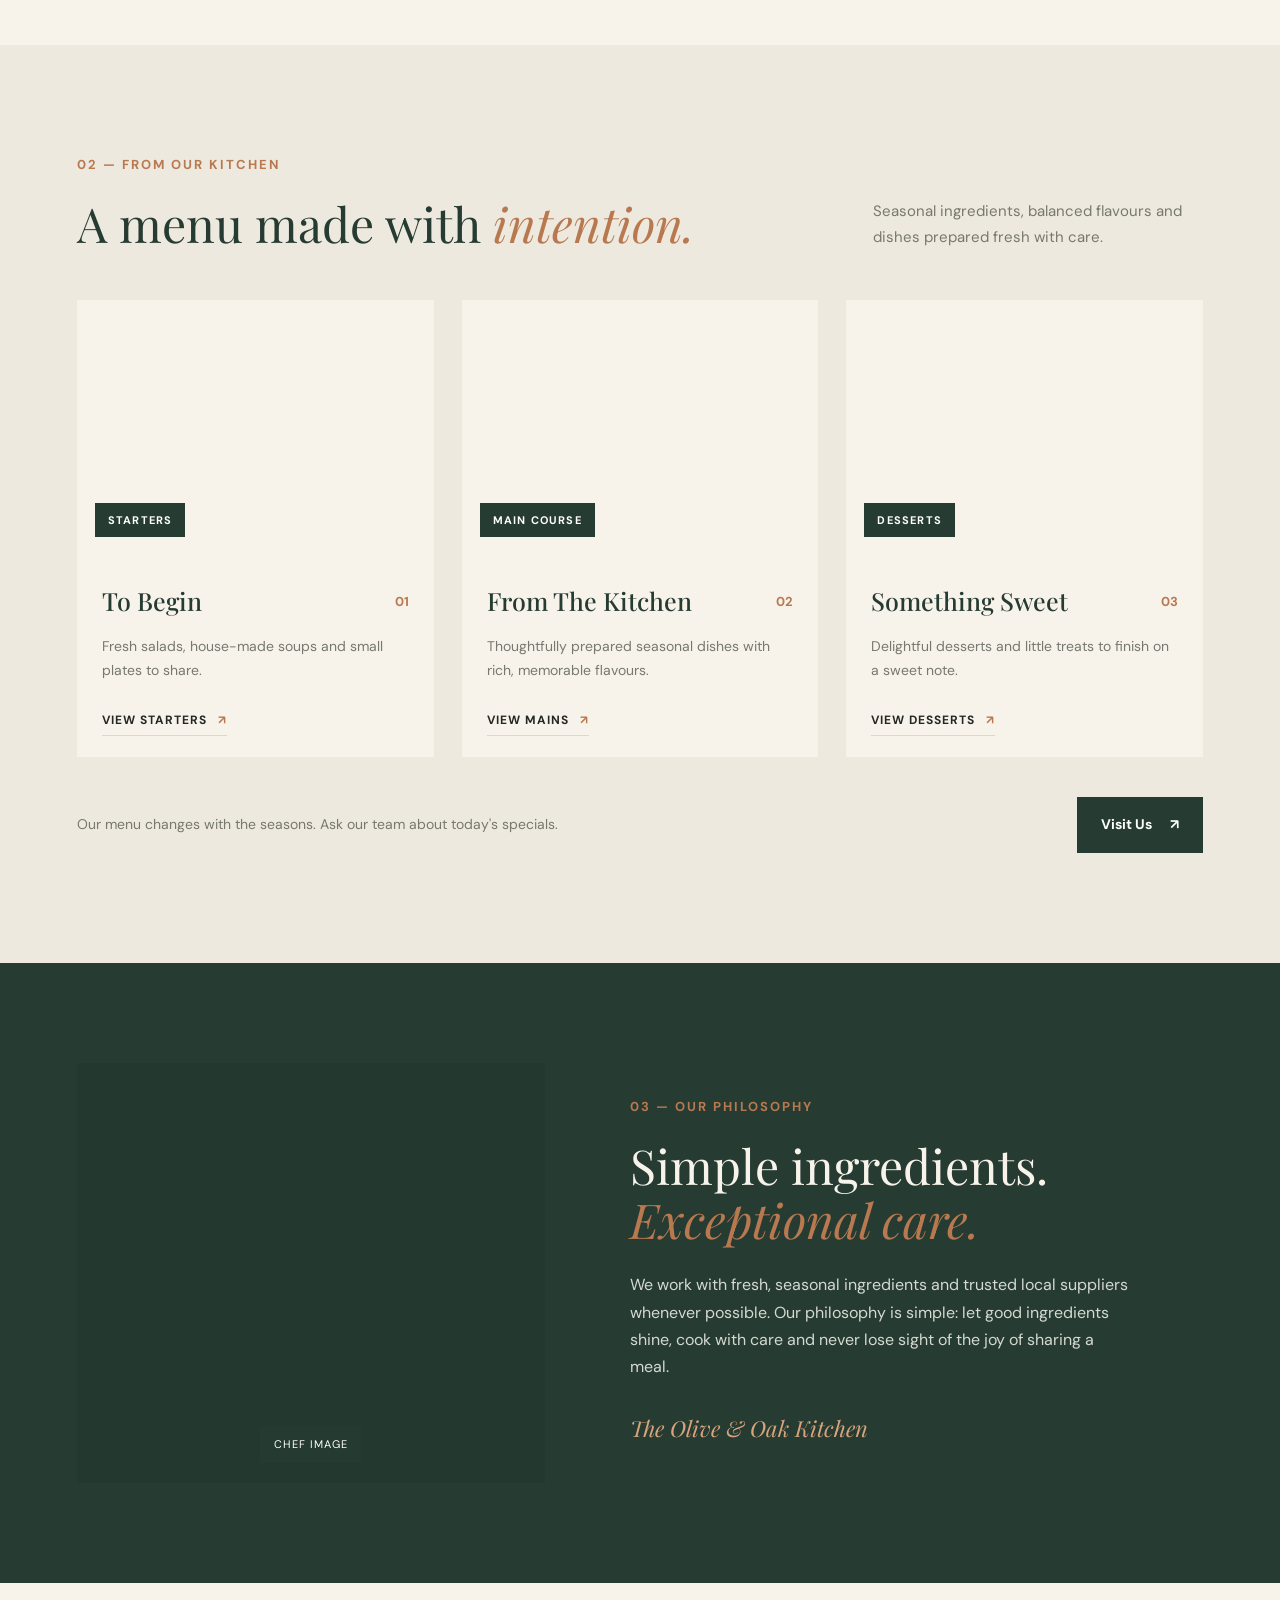
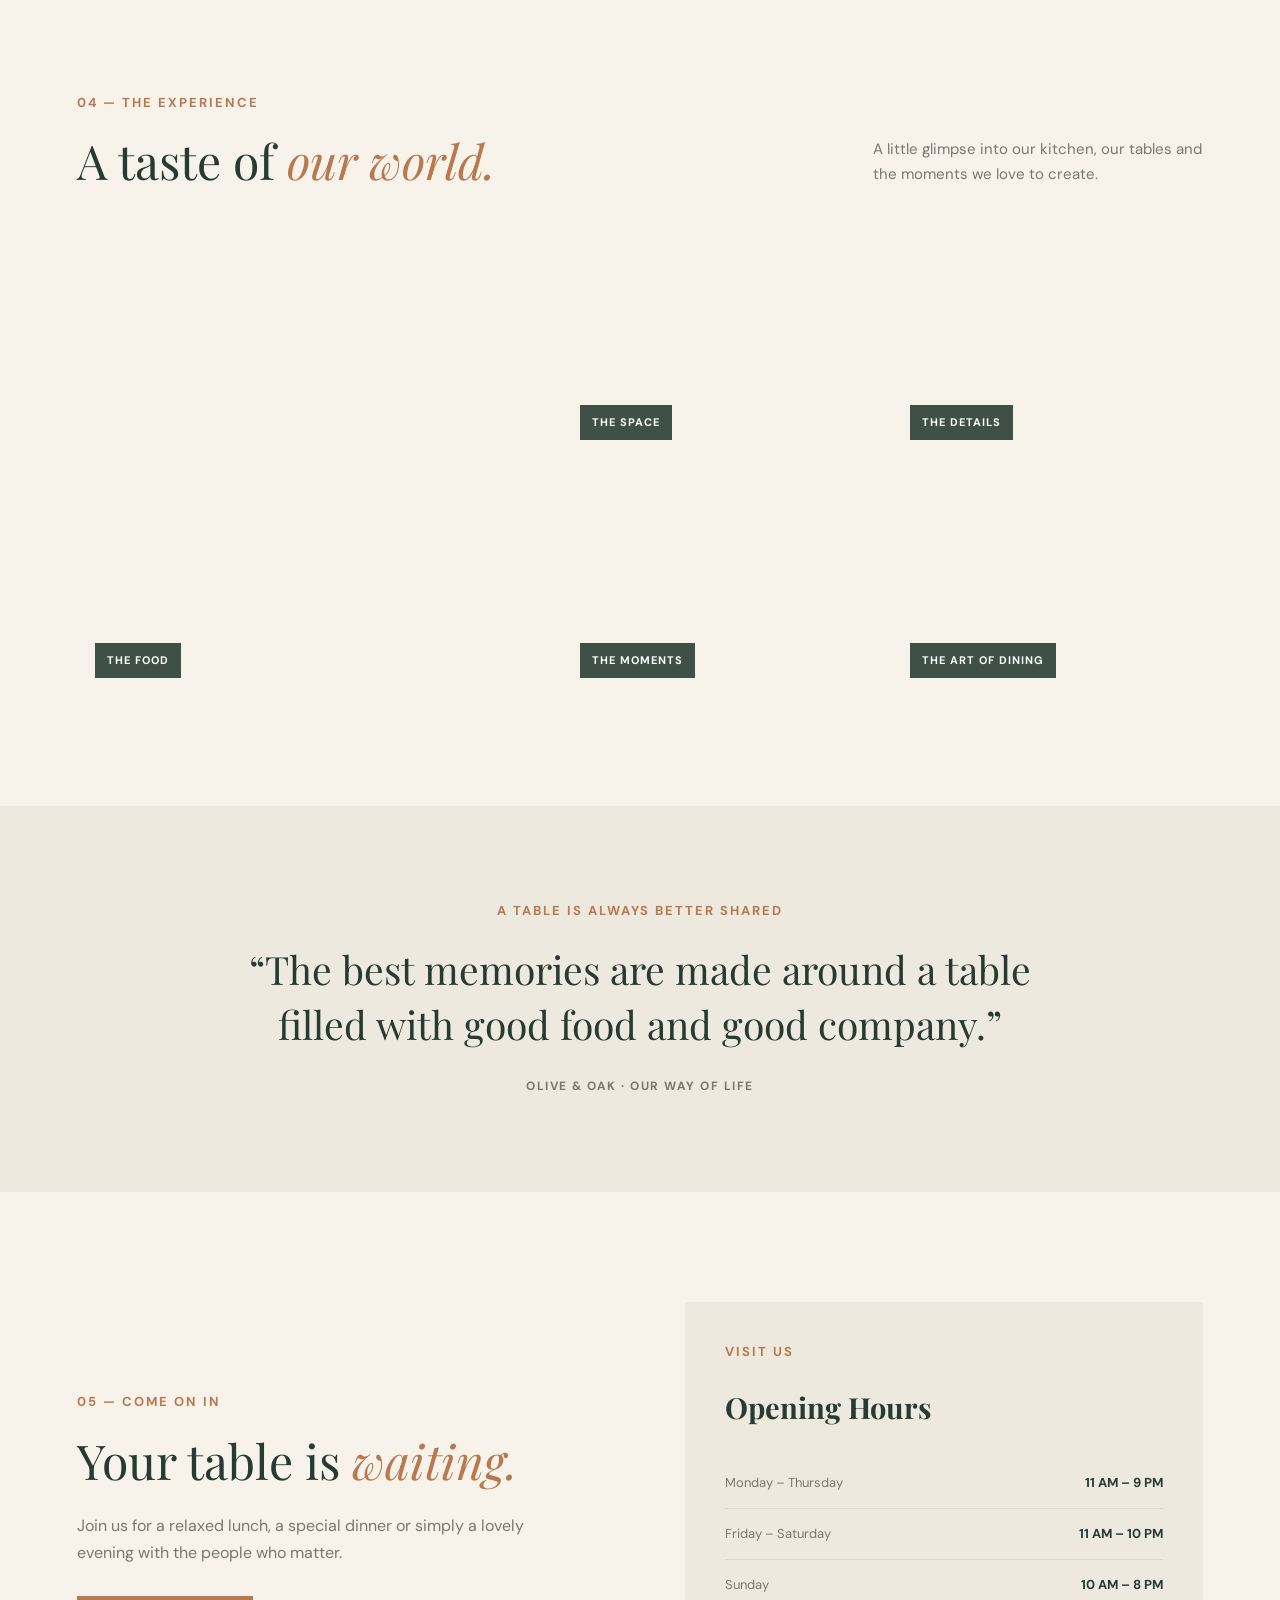
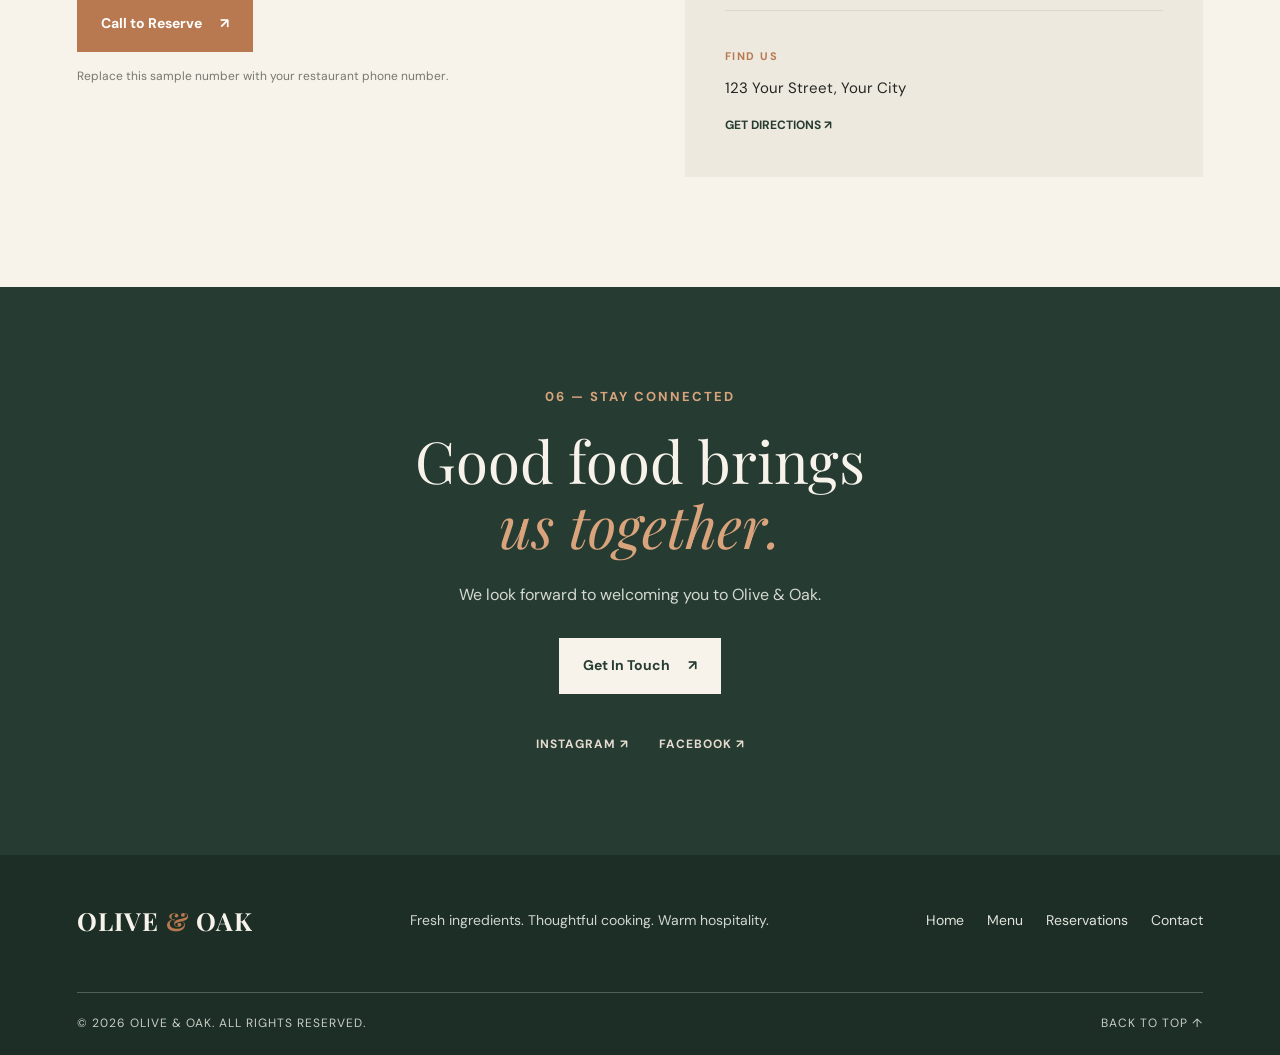
<file: template-files/restaurant-hospitality-v1/index.html>
<!DOCTYPE html>
<html lang="en">
<head>
  <meta charset="UTF-8">
  <meta name="viewport" content="width=device-width, initial-scale=1.0">
  <meta name="description" content="A modern bistro serving seasonal food, memorable flavours and warm hospitality.">
  <title>OLIVE & OAK — Modern Bistro</title>
  <link rel="preconnect" href="https://fonts.googleapis.com">
  <link rel="preconnect" href="https://fonts.gstatic.com" crossorigin>
  <link href="https://fonts.googleapis.com/css2?family=DM+Sans:wght@400;500;600;700&family=Playfair+Display:wght@400;500;600;700&display=swap" rel="stylesheet">
  <link rel="stylesheet" href="style.css">
</head>
<body>

<header class="site-header">
  <div class="container nav-wrap">
    <a href="#home" class="logo">OLIVE <span>&</span> OAK</a>
    <nav class="main-nav" id="mainNav">
      <a href="#home">Home</a>
      <a href="#story">Our Story</a>
      <a href="#menu">Menu</a>
      <a href="#gallery">Gallery</a>
      <a href="#contact">Contact</a>
    </nav>
    <a href="#reservation" class="nav-cta">Reserve a Table <span>↗</span></a>
    <button class="menu-toggle" id="menuToggle" aria-label="Open navigation" aria-expanded="false">☰</button>
  </div>
</header>

<main>
  <section class="hero" id="home">
    <div class="hero-image">
      <div class="hero-overlay"></div>
      <div class="container hero-content">
        <p class="eyebrow">FRESH INGREDIENTS · TIMELESS FLAVOURS</p>
        <h1>Good food.<br><em>Beautiful moments.</em></h1>
        <p class="hero-text">A neighbourhood bistro bringing seasonal ingredients, thoughtful cooking and warm hospitality to your table.</p>
        <div class="hero-actions">
          <a href="#reservation" class="button button-copper">Reserve Your Table <span>↗</span></a>
          <a href="#menu" class="hero-link">Explore Our Menu <span>↓</span></a>
        </div>
        <div class="hero-bottom">
          <span>SEASONAL · LOCAL · MADE WITH CARE</span>
          <span>EST. 2018</span>
        </div>
      </div>
    </div>
  </section>

  <section class="welcome-strip">
    <div class="container welcome-inner">
      <span>WELCOME TO OLIVE & OAK</span>
      <p>Where every dish tells a story and every visit feels like coming home.</p>
    </div>
  </section>

  <section class="section story-section" id="story">
    <div class="container story-grid">
      <div class="story-image">
        <div class="story-photo-placeholder">
          <span>RESTAURANT INTERIOR IMAGE</span>
        </div>
        <span class="image-note">A PLACE TO SLOW DOWN & ENJOY</span>
      </div>
      <div class="story-content">
        <p class="eyebrow">01 — OUR STORY</p>
        <h2>Rooted in nature.<br><em>Made for sharing.</em></h2>
        <p class="lead">We believe great dining is about more than what's on the plate. It's about the people, the atmosphere and the moments shared around the table.</p>
        <p>At Olive & Oak, we bring together seasonal produce, honest ingredients and a passion for thoughtful cooking. Our kitchen celebrates familiar flavours with a fresh perspective.</p>
        <a href="#contact" class="text-link">Discover Our Story <span>↗</span></a>
      </div>
    </div>
  </section>

  <section class="section menu-section" id="menu">
    <div class="container">
      <div class="section-heading">
        <div>
          <p class="eyebrow">02 — FROM OUR KITCHEN</p>
          <h2>A menu made with <em>intention.</em></h2>
        </div>
        <p class="section-note">Seasonal ingredients, balanced flavours and dishes prepared fresh with care.</p>
      </div>

      <div class="menu-grid">
        <article class="menu-card">
          <div class="menu-image menu-image-one"><span>STARTERS</span></div>
          <div class="menu-info">
            <div class="menu-title"><h3>To Begin</h3><span>01</span></div>
            <p>Fresh salads, house-made soups and small plates to share.</p>
            <a href="#contact">VIEW STARTERS <span>↗</span></a>
          </div>
        </article>
        <article class="menu-card">
          <div class="menu-image menu-image-two"><span>MAIN COURSE</span></div>
          <div class="menu-info">
            <div class="menu-title"><h3>From The Kitchen</h3><span>02</span></div>
            <p>Thoughtfully prepared seasonal dishes with rich, memorable flavours.</p>
            <a href="#contact">VIEW MAINS <span>↗</span></a>
          </div>
        </article>
        <article class="menu-card">
          <div class="menu-image menu-image-three"><span>DESSERTS</span></div>
          <div class="menu-info">
            <div class="menu-title"><h3>Something Sweet</h3><span>03</span></div>
            <p>Delightful desserts and little treats to finish on a sweet note.</p>
            <a href="#contact">VIEW DESSERTS <span>↗</span></a>
          </div>
        </article>
      </div>
      <div class="menu-bottom">
        <p>Our menu changes with the seasons. Ask our team about today's specials.</p>
        <a href="#reservation" class="button button-dark">Visit Us <span>↗</span></a>
      </div>
    </div>
  </section>

  <section class="chef-section">
    <div class="container chef-grid">
      <div class="chef-image">
        <div class="chef-placeholder"><span>CHEF IMAGE</span></div>
      </div>
      <div class="chef-content">
        <p class="eyebrow">03 — OUR PHILOSOPHY</p>
        <h2>Simple ingredients.<br><em>Exceptional care.</em></h2>
        <p>We work with fresh, seasonal ingredients and trusted local suppliers whenever possible. Our philosophy is simple: let good ingredients shine, cook with care and never lose sight of the joy of sharing a meal.</p>
        <span class="chef-signature">The Olive & Oak Kitchen</span>
      </div>
    </div>
  </section>

  <section class="section gallery-section" id="gallery">
    <div class="container">
      <div class="section-heading">
        <div>
          <p class="eyebrow">04 — THE EXPERIENCE</p>
          <h2>A taste of <em>our world.</em></h2>
        </div>
        <p class="section-note">A little glimpse into our kitchen, our tables and the moments we love to create.</p>
      </div>
      <div class="gallery-grid">
        <div class="gallery-item gallery-one"><span>THE FOOD</span></div>
        <div class="gallery-item gallery-two"><span>THE SPACE</span></div>
        <div class="gallery-item gallery-three"><span>THE DETAILS</span></div>
        <div class="gallery-item gallery-four"><span>THE MOMENTS</span></div>
        <div class="gallery-item gallery-five">
  <span>THE ART OF DINING</span>
</div>
      </div>
    </div>
  </section>

  <section class="quote-section">
    <div class="container quote-inner">
      <p class="eyebrow">A TABLE IS ALWAYS BETTER SHARED</p>
      <blockquote>“The best memories are made around a table filled with good food and good company.”</blockquote>
      <span>OLIVE & OAK · OUR WAY OF LIFE</span>
    </div>
  </section>

  <section class="section reservation-section" id="reservation">
    <div class="container reservation-grid">
      <div class="reservation-content">
        <p class="eyebrow">05 — COME ON IN</p>
        <h2>Your table is <em>waiting.</em></h2>
        <p>Join us for a relaxed lunch, a special dinner or simply a lovely evening with the people who matter.</p>
        <a href="tel:+10000000000" class="button button-copper">Call to Reserve <span>↗</span></a>
        <span class="reservation-note">Replace this sample number with your restaurant phone number.</span>
      </div>
      <div class="hours-card">
        <p class="eyebrow">VISIT US</p>
        <h3>Opening Hours</h3>
        <div class="hours-row"><span>Monday – Thursday</span><strong>11 AM – 9 PM</strong></div>
        <div class="hours-row"><span>Friday – Saturday</span><strong>11 AM – 10 PM</strong></div>
        <div class="hours-row"><span>Sunday</span><strong>10 AM – 8 PM</strong></div>
        <div class="hours-address">
          <span>FIND US</span>
          <p>123 Your Street, Your City</p>
          <a href="#contact">GET DIRECTIONS ↗</a>
        </div>
      </div>
    </div>
  </section>

  <section class="contact-section" id="contact">
    <div class="container contact-inner">
      <p class="eyebrow">06 — STAY CONNECTED</p>
      <h2>Good food brings<br><em>us together.</em></h2>
      <p>We look forward to welcoming you to Olive & Oak.</p>
      <a href="mailto:hello@example.com" class="button button-light">Get In Touch <span>↗</span></a>
      <div class="social-links">
        <a href="#">INSTAGRAM ↗</a>
        <a href="#">FACEBOOK ↗</a>
      </div>
    </div>
  </section>
</main>

<footer class="site-footer">
  <div class="container footer-inner">
    <a href="#home" class="logo footer-logo">OLIVE <span>&</span> OAK</a>
    <p>Fresh ingredients. Thoughtful cooking. Warm hospitality.</p>
    <div class="footer-links">
      <a href="#home">Home</a>
      <a href="#menu">Menu</a>
      <a href="#reservation">Reservations</a>
      <a href="#contact">Contact</a>
    </div>
    <div class="footer-bottom">
      <span>© 2026 OLIVE & OAK. ALL RIGHTS RESERVED.</span>
      <a href="#home">BACK TO TOP ↑</a>
    </div>
  </div>
</footer>

<script>
  const menuToggle = document.getElementById('menuToggle');
  const mainNav = document.getElementById('mainNav');

  menuToggle.addEventListener('click', () => {
    const isOpen = mainNav.classList.toggle('open');
    menuToggle.setAttribute('aria-expanded', isOpen);
    menuToggle.setAttribute('aria-label', isOpen ? 'Close navigation' : 'Open navigation');
  });

  mainNav.querySelectorAll('a').forEach(link => {
    link.addEventListener('click', () => {
      mainNav.classList.remove('open');
      menuToggle.setAttribute('aria-expanded', 'false');
      menuToggle.setAttribute('aria-label', 'Open navigation');
    });
  });
</script>

</body>
</html>
</file>
<file: css/style.css>
/* =====================================
   LAYOUTSITES - PROFESSIONAL WEBSITE
   Midnight Navy + Electric Blue
===================================== */

:root {
    --navy: #172554;
    --blue: #2563EB;
    --blue-dark: #1D4ED8;
    --white: #FFFFFF;
    --background: #F8FAFC;
    --light-blue: #EFF6FF;
    --text: #1E293B;
    --muted: #64748B;
    --border: #E2E8F0;
}

* {
    margin: 0;
    padding: 0;
    box-sizing: border-box;
}

html {
    scroll-behavior: smooth;
    scroll-padding-top: 90px;
}

body {
    font-family: Arial, Helvetica, sans-serif;
    color: var(--text);
    background: var(--white);
    line-height: 1.7;
}

a {
    text-decoration: none;
    color: inherit;
}

.container {
    width: min(1160px, 90%);
    margin: auto;
}

/* HEADER */

.site-header {
    background: var(--white);
    border-bottom: 1px solid var(--border);
    position: sticky;
    top: 0;
    z-index: 100;
}

.header-inner {
    min-height: 82px;
    display: flex;
    align-items: center;
    justify-content: space-between;
    gap: 25px;
}

.logo {
    display: inline-flex;
    align-items: center;
    gap: 10px;
    color: var(--navy);
    font-size: 21px;
    font-weight: 800;
    letter-spacing: -0.8px;
    white-space: nowrap;
}

.logo-mark {
    width: 39px;
    height: 39px;
    border-radius: 10px;
    background: var(--navy);
    color: var(--white);
    display: grid;
    place-items: center;
    font-size: 17px;
    letter-spacing: -1px;
}

.main-nav {
    display: flex;
    align-items: center;
    gap: 28px;
}

.main-nav a {
    color: var(--muted);
    font-size: 16px;
    font-weight: 600;
    transition: color 0.2s;
}

.main-nav a:hover {
    color: var(--blue);
}

.header-button {
    background: var(--blue);
    color: var(--white);
    padding: 12px 21px;
    border-radius: 7px;
    font-size: 13px;
    font-weight: 700;
    transition: 0.2s;
}

.header-button:hover,
.button-primary:hover {
    background: var(--blue-dark);
    transform: translateY(-2px);
}

/* BUTTONS */

.button {
    display: inline-flex;
    justify-content: center;
    align-items: center;
    padding: 14px 23px;
    border-radius: 7px;
    font-size: 13px;
    font-weight: 700;
    transition: 0.2s;
}

.button-primary {
    background: var(--blue);
    color: var(--white);
}

.button-outline {
    border: 1px solid var(--border);
    color: var(--navy);
    background: var(--white);
}

.button-outline:hover {
    border-color: var(--blue);
    color: var(--blue);
}

/* HERO */

.hero {
    background: var(--background);
    padding: 105px 0 110px;
    overflow: hidden;
}

.hero-grid {
    display: grid;
    grid-template-columns: 1.05fr 0.95fr;
    align-items: center;
    gap: 65px;
}

.eyebrow {
    color: var(--blue);
    font-size: 13px;
    font-weight: 800;
    letter-spacing: 2px;
    display: inline-block;
    margin-bottom: 19px;
}
.templates-section .eyebrow {
    font-size: 15px;
}

.portfolio-section .eyebrow {
    font-size: 15px;
}
.services-section .eyebrow {
    font-size: 15px;
}
.hero h1 {
    color: var(--navy);
    font-size: clamp(42px, 5vw, 66px);
    line-height: 1.12;
    letter-spacing: -2.8px;
    font-weight: 800;
    max-width: 600px;
}

.hero h1 span {
    color: var(--blue);
    display: block;
}

.hero-content > p {
    color: var(--muted);
    font-size: 16px;
    max-width: 490px;
    margin: 24px 0 30px;
}

.hero-buttons {
    display: flex;
    flex-wrap: wrap;
    gap: 13px;
}

.hero-note {
    margin-top: 32px;
    color: var(--muted);
    font-size: 16px;
    display: flex;
    align-items: center;
    gap: 9px;
}

.note-dot {
    width: 8px;
    height: 8px;
    background: var(--blue);
    border-radius: 50%;
}

/* HERO VISUAL */

.hero-visual {
    min-height: 430px;
    position: relative;
    display: flex;
    align-items: center;
    justify-content: center;
}

.main-visual {
    width: 88%;
    min-height: 345px;
    background: var(--navy);
    border-radius: 15px;
    overflow: hidden;
    box-shadow: 0 25px 60px rgba(23, 37, 84, 0.18);
}

.visual-top {
    display: flex;
    align-items: center;
    gap: 7px;
    padding: 17px 22px;
    background: rgba(255,255,255,0.07);
}

.visual-dot {
    width: 7px;
    height: 7px;
    background: #94A3B8;
    border-radius: 50%;
}

.visual-label {
    color: #CBD5E1;
    font-size: 12px;
    letter-spacing: 2px;
    margin-left: auto;
}

.visual-content {
    padding: 48px 38px;
    color: var(--white);
}

.visual-small {
    color: #93C5FD;
    font-size: 10px;
    font-weight: 700;
    letter-spacing: 2px;
}

.visual-content h2 {
    font-size: 43px;
    line-height: 1.15;
    letter-spacing: -1.5px;
    margin: 18px 0;
}

.visual-line {
    width: 65px;
    height: 4px;
    background: var(--blue);
    border-radius: 5px;
    margin-bottom: 27px;
}

.visual-bars {
    display: flex;
    gap: 8px;
}

.visual-bars span {
    display: block;
    height: 6px;
    border-radius: 5px;
    background: #64748B;
}

.visual-bars span:nth-child(1) {
    width: 85px;
    background: var(--blue);
}

.visual-bars span:nth-child(2) {
    width: 48px;
}

.visual-bars span:nth-child(3) {
    width: 28px;
}

.visual-action {
    margin-top: 28px;
    font-size: 11px;
    color: #BFDBFE;
}

.floating-card {
    position: absolute;
    background: var(--white);
    padding: 14px 17px;
    display: flex;
    align-items: center;
    gap: 12px;
    border-radius: 10px;
    box-shadow: 0 12px 35px rgba(15, 23, 42, 0.12);
}

.floating-top {
    top: 52px;
    right: -5px;
}

.floating-bottom {
    bottom: 30px;
    left: -10px;
}

.floating-icon {
    width: 35px;
    height: 35px;
    background: var(--light-blue);
    color: var(--blue);
    display: grid;
    place-items: center;
    border-radius: 8px;
    font-size: 18px;
}

.floating-card strong,
.floating-card small {
    display: block;
}

.floating-card strong {
    color: var(--navy);
    font-size: 12px;
}

.floating-card small {
    color: var(--muted);
    font-size: 10px;
}

/* TRUST STRIP */

.trust-strip {
    background: var(--navy);
    padding: 23px 0;
}

.trust-inner {
    display: flex;
    justify-content: space-between;
    gap: 20px;
    flex-wrap: wrap;
}

.trust-inner span {
    color: #CBD5E1;
    font-size: 12px;
    font-weight: 700;
    letter-spacing: 2px;
}

/* GENERAL SECTIONS */

.section {
    padding: 100px 0;
}

.two-column {
    display: grid;
    grid-template-columns: 1fr 1fr;
    gap: 90px;
    align-items: center;
}

.section h2 {
    color: var(--navy);
    font-size: clamp(31px, 4vw, 43px);
    line-height: 1.2;
    letter-spacing: -1.5px;
}

.section-description p {
    color: var(--muted);
    font-size: 15px;
    margin-bottom: 22px;
}

.text-link {
    color: var(--blue);
    font-weight: 700;
    font-size: 13px;
}

/* SERVICES */

.services-section {
    background: var(--background);
}

.section-heading {
    text-align: center;
    max-width: 650px;
    margin: 0 auto 55px;
}

.section-heading h2 {
    margin-bottom: 14px;
}

.section-heading p {
    color: var(--muted);
    font-size: 14px;
}

.service-grid {
    display: grid;
    grid-template-columns: repeat(4, 1fr);
    gap: 18px;
}

.service-card {
    position: relative;
    background: var(--white);
    border: 1px solid var(--border);
    border-radius: 12px;
    padding: 30px 23px;
    transition: 0.25s;
}

.service-card:hover {
    transform: translateY(-5px);
    box-shadow: 0 15px 35px rgba(23, 37, 84, 0.08);
}

.featured-service {
    border-color: var(--blue);
}

.service-number {
    position: absolute;
    top: 24px;
    right: 22px;
    color: #94A3B8;
    font-size: 11px;
    font-weight: 700;
}

.service-icon {
    width: 48px;
    height: 48px;
    background: var(--light-blue);
    color: var(--blue);
    display: grid;
    place-items: center;
    border-radius: 10px;
    font-size: 25px;
    margin-bottom: 24px;
}

.service-card h3 {
    color: var(--navy);
    font-size: 17px;
    margin-bottom: 12px;
}

.service-card p {
    color: var(--muted);
    font-size: 12px;
    min-height: 80px;
    margin-bottom: 22px;
}

.service-card a {
    color: var(--blue);
    font-size: 11px;
    font-weight: 700;
}

/* PORTFOLIO */

.portfolio-grid {
    display: grid;
    grid-template-columns: 1fr 1fr;
    gap: 28px;
}

.portfolio-card {
    border: 1px solid var(--border);
    border-radius: 13px;
    overflow: hidden;
}

.portfolio-preview {
    min-height: 290px;
    padding: 42px;
    display: flex;
    flex-direction: column;
    justify-content: center;
}

.preview-one {
    background: #EAF0FF;
    color: var(--navy);
}

.preview-two {
    background: var(--navy);
    color: var(--white);
}

.portfolio-preview > span {
    font-size: 9px;
    font-weight: 800;
    letter-spacing: 2px;
    margin-bottom: 18px;
    color: var(--blue);
}

.preview-two > span {
    color: #93C5FD;
}

.portfolio-preview strong {
    font-size: 39px;
    line-height: 1.15;
    letter-spacing: -1.5px;
}

.preview-button {
    margin-top: 25px;
    font-size: 11px;
    font-weight: 700;
    color: var(--blue);
}

.preview-two .preview-button {
    color: #BFDBFE;
}

.portfolio-info {
    display: flex;
    justify-content: space-between;
    padding: 22px 25px;
    align-items: center;
}

.portfolio-info h3 {
    color: var(--navy);
    font-size: 15px;
}

.portfolio-info p {
    color: var(--muted);
    font-size: 11px;
}

.portfolio-info > span {
    color: var(--blue);
    font-weight: 800;
    font-size: 12px;
}

.portfolio-note {
    text-align: center;
    color: var(--muted);
    font-size: 11px;
    margin-top: 24px;
}

/* PROCESS */

.process-section {
    background: var(--background);
}

.process-grid {
    display: grid;
    grid-template-columns: repeat(4, 1fr);
    gap: 25px;
}

.process-item {
    padding-top: 24px;
    border-top: 2px solid var(--border);
}

.process-item > span {
    color: var(--blue);
    font-weight: 800;
    font-size: 13px;
}

.process-item h3 {
    color: var(--navy);
    font-size: 18px;
    margin: 15px 0 8px;
}

.process-item p {
    color: var(--muted);
    font-size: 12px;
}

/* CTA */

.cta-section {
    background: var(--navy);
    padding: 75px 0;
}

.cta-inner {
    display: flex;
    align-items: center;
    justify-content: space-between;
    gap: 30px;
}

.cta-section .eyebrow {
    color: #93C5FD;
}

.cta-section h2 {
    color: var(--white);
    font-size: clamp(32px, 4vw, 45px);
    line-height: 1.2;
    letter-spacing: -1.5px;
}

.button-light {
    background: var(--white);
    color: var(--navy);
    white-space: nowrap;
}

.button-light:hover {
    background: #DBEAFE;
    transform: translateY(-2px);
}

/* CONTACT */

.contact-grid {
    display: grid;
    grid-template-columns: 1fr 0.8fr;
    gap: 90px;
    align-items: center;
}

.contact-grid > div:first-child > p {
    color: var(--muted);
    font-size: 14px;
    margin-top: 20px;
    max-width: 430px;
}

.contact-card {
    background: var(--background);
    border: 1px solid var(--border);
    border-radius: 13px;
    padding: 35px;
}

.contact-card h3 {
    color: var(--navy);
    font-size: 21px;
}

.contact-card p {
    color: var(--muted);
    font-size: 13px;
    margin: 12px 0 24px;
}

.contact-card small {
    display: block;
    color: var(--muted);
    font-size: 10px;
    margin-top: 18px;
}

/* FOOTER */

.site-footer {
    background: #0F1B3D;
    color: var(--white);
    padding: 55px 0 20px;
}

.footer-main {
    display: flex;
    justify-content: space-between;
    align-items: center;
    gap: 30px;
    padding-bottom: 38px;
}

.footer-logo {
    color: var(--white);
}

.footer-logo .logo-mark {
    background: var(--blue);
}

.footer-brand p {
    color: #94A3B8;
    font-size: 13px;
    margin-top: 12px;
}

.footer-links {
    display: flex;
    flex-wrap: wrap;
    gap: 24px;
}

.footer-links a {
    color: #CBD5E1;
    font-size: 14px;
}

.footer-links a:hover {
    color: var(--white);
}

.footer-bottom {
    border-top: 1px solid rgba(255,255,255,0.12);
    padding-top: 20px;
    display: flex;
    justify-content: space-between;
    gap: 20px;
    color: #94A3B8;
    font-size: 12px;
}

/* MOBILE AND TABLET */

@media (max-width: 950px) {

    .main-nav {
        gap: 13px;
    }

    .main-nav a {
        font-size: 11px;
    }

    .hero-grid {
        gap: 25px;
    }

    .service-grid {
        grid-template-columns: repeat(2, 1fr);
    }

    .hero h1 {
        font-size: 49px;
    }

}

@media (max-width: 700px) {

    .container {
        width: 90%;
    }

    .header-inner {
        min-height: 72px;
        flex-wrap: wrap;
        gap: 10px;
        padding: 12px 0;
    }

    .logo {
        font-size: 19px;
    }

    .main-nav {
        order: 3;
        width: 100%;
        overflow-x: auto;
        padding: 10px 0 5px;
        gap: 21px;
    }

    .main-nav a {
        white-space: nowrap;
        font-size: 11px;
    }

    .header-button {
        padding: 10px 13px;
        font-size: 11px;
    }

    .hero {
        padding: 70px 0 75px;
    }

    .hero-grid,
    .two-column,
    .contact-grid {
        grid-template-columns: 1fr;
        gap: 45px;
    }

    .hero h1 {
        font-size: 45px;
        letter-spacing: -2px;
    }

    .hero-content > p {
        font-size: 14px;
    }

    .hero-visual {
        min-height: 350px;
    }

    .main-visual {
        width: 90%;
        min-height: 300px;
    }

    .visual-content {
        padding: 35px 25px;
    }

    .visual-content h2 {
        font-size: 36px;
    }

    .floating-top {
        right: 0;
    }

    .floating-bottom {
        left: 0;
    }

    .trust-inner {
        justify-content: center;
        gap: 15px 25px;
    }

    .trust-inner span {
        font-size: 9px;
    }

    .section {
        padding: 75px 0;
    }

    .section h2 {
        font-size: 33px;
    }

    .section-heading {
        margin-bottom: 38px;
    }

    .service-grid {
        grid-template-columns: 1fr;
    }

    .service-card p {
        min-height: auto;
    }

    .portfolio-grid {
        grid-template-columns: 1fr;
    }

    .portfolio-preview {
        min-height: 250px;
        padding: 30px;
    }

    .portfolio-preview strong {
        font-size: 34px;
    }

    .process-grid {
        grid-template-columns: 1fr 1fr;
        gap: 30px 20px;
    }

    .cta-inner {
        align-items: flex-start;
        flex-direction: column;
    }

    .contact-grid {
        gap: 30px;
    }

    .contact-card {
        padding: 27px;
    }

    .footer-main {
        flex-direction: column;
        align-items: flex-start;
    }

    .footer-links {
        gap: 15px;
    }

    .footer-bottom {
        flex-direction: column;
        gap: 8px;
    }
}

@media (max-width: 380px) {

    .hero h1 {
        font-size: 38px;
    }

    .hero-buttons {
        flex-direction: column;
        align-items: stretch;
    }

    .process-grid {
        grid-template-columns: 1fr;
    }

}

/* =====================================
   LAYOUTSITES - TEMPLATE SHOP
===================================== */

.templates-section {
    background: #FFFFFF;
}

.template-grid {
    display: grid;
    grid-template-columns: repeat(3, 1fr);
    gap: 22px;
}

.template-card {
    border: 1px solid #E2E8F0;
    border-radius: 13px;
    overflow: hidden;
    background: #FFFFFF;
    transition: 0.25s;
}

.template-card:hover {
    transform: translateY(-5px);
    box-shadow: 0 15px 35px rgba(23, 37, 84, 0.09);
}

.template-preview {
    min-height: 235px;
    padding: 30px;
    display: flex;
    flex-direction: column;
    justify-content: center;
}

.template-business {
    background: #EAF0FF;
    color: #172554;
}

.template-creative {
    background: #172554;
    color: #FFFFFF;
}

.template-hospitality {
    background: #EFF6FF;
    color: #172554;
}

.template-preview > span {
    font-size: 9px;
    font-weight: 800;
    letter-spacing: 1.5px;
    color: #2563EB;
    margin-bottom: 16px;
}

.template-creative > span {
    color: #93C5FD;
}

.template-preview strong {
    font-size: 29px;
    line-height: 1.2;
    letter-spacing: -1px;
}

.template-preview-button {
    margin-top: 22px;
    font-size: 11px;
    font-weight: 700;
    color: #2563EB;
}

.template-creative .template-preview-button {
    color: #BFDBFE;
}

.template-info {
    padding: 22px;
}

.template-info h3 {
    color: #172554;
    font-size: 16px;
    margin-bottom: 8px;
}

.template-info p {
    color: #64748B;
    font-size: 12px;
    min-height: 42px;
    margin-bottom: 16px;
}

.template-status {
    display: inline-block;
    background: #EFF6FF;
    color: #2563EB;
    padding: 6px 10px;
    border-radius: 5px;
    font-size: 9px;
    font-weight: 800;
    letter-spacing: 1px;
}

.templates-bottom {
    text-align: center;
    margin-top: 35px;
}

.templates-bottom p {
    color: #64748B;
    font-size: 13px;
    margin-bottom: 10px;
}

@media (max-width: 800px) {
    .template-grid {
        grid-template-columns: repeat(2, 1fr);
    }
}

@media (max-width: 550px) {
    .template-grid {
        grid-template-columns: 1fr;
    }

    .template-preview {
        min-height: 220px;
    }
}
.template-info h3 {
    font-size: 20px;
}
</file>
<file: template-files/beauty-wellness-v1/style.css>
@import url('https://fonts.googleapis.com/css2?family=DM+Sans:wght@400;500;600;700&family=Playfair+Display:wght@400;500;600&display=swap');

:root {
  --cream: #F8F0E9;
  --ivory: #FBF7F2;
  --champagne: #E8D8C9;
  --rose: #A96F6C;
  --espresso: #38231F;
  --brown: #63443D;
  --muted: #8B7169;
  --white: #FFFFFF;
  --line: #D8C5B9;
}

* {
  margin: 0;
  padding: 0;
  box-sizing: border-box;
}

html {
  scroll-behavior: smooth;
}

body {
  background: var(--ivory);
  color: var(--espresso);
  font-family: 'DM Sans', sans-serif;
  font-size: 16px;
  line-height: 1.7;
}

a {
  color: inherit;
  text-decoration: none;
}

button {
  font: inherit;
}

.site-header {
  height: 82px;
  padding: 0 7%;
  display: flex;
  align-items: center;
  justify-content: space-between;
  gap: 30px;
  background: rgba(248, 240, 233, 0.97);
  position: sticky;
  top: 0;
  z-index: 100;
  border-bottom: 1px solid rgba(99, 68, 61, 0.12);
}

.brand {
  display: flex;
  flex-direction: column;
  align-items: center;
  flex-shrink: 0;
}

.brand-name {
  font-family: 'Playfair Display', serif;
  font-size: 36px;
  line-height: 1.1;
  letter-spacing: 4px;
  font-weight: 400;
}

.brand-subtitle {
  font-size: 10px;
  letter-spacing: 2.4px;
  margin-top: 3px;
  line-height: 1.4;
}

.main-nav {
  display: flex;
  align-items: center;
  gap: 27px;
}

.main-nav a {
  font-size: 13px;
  font-weight: 500;
  transition: color 0.25s ease;
}

.main-nav a:hover {
  color: var(--rose);
}

.header-button,
.primary-button {
  display: inline-flex;
  align-items: center;
  justify-content: center;
  gap: 12px;
  background: var(--rose);
  color: var(--white);
  padding: 13px 23px;
  font-size: 13px;
  letter-spacing: 0.2px;
  transition: background 0.25s ease;
}

.header-button {
  border-radius: 30px;
  white-space: nowrap;
}

.header-button:hover,
.primary-button:hover {
  background: var(--espresso);
}

.menu-toggle {
  display: none;
}

/* HERO */

.hero {
  min-height: 570px;
  display: flex;
  align-items: center;
  padding: 80px 8%;
  background:
    linear-gradient(90deg, rgba(248, 240, 233, 0.98) 0%, rgba(248, 240, 233, 0.90) 34%, rgba(248, 240, 233, 0.08) 67%),
    url("https://cdn11.bigcommerce.com/s-urywuplqyz/images/stencil/original/image-manager/vie-model-general.jpg?t=1751405015");
    
  background-size: cover;
  background-position: center 38%;
}

.hero-content {
  max-width: 600px;
}

.eyebrow {
  display: block;
  font-size: 12px;
  font-weight: 600;
  letter-spacing: 2px;
  line-height: 1.5;
  color: var(--brown);
  margin-bottom: 22px;
}

.hero .eyebrow::before {
  content: "";
  display: inline-block;
  width: 34px;
  height: 1px;
  background: var(--rose);
  vertical-align: middle;
  margin-right: 15px;
}

.hero h1 {
  font-family: 'Playfair Display', serif;
  font-size: clamp(58px, 6.2vw, 88px);
  font-weight: 400;
  line-height: 0.99;
  letter-spacing: -2.5px;
  margin-bottom: 23px;
  max-width: 610px;
}

.hero-content > p {
  font-family: 'Playfair Display', serif;
  font-style: italic;
  font-size: 21px;
  margin-bottom: 29px;
}

.primary-button {
  padding: 14px 23px;
}

/* STUDIO AND TREATMENTS */

.studio-treatment {
  display: grid;
  grid-template-columns: 1.05fr 0.95fr 1.05fr;
  min-height: 360px;
  background: var(--ivory);
}

.studio-image {
  min-height: 360px;
  background-image: url("https://images.unsplash.com/photo-1540555700478-4be289fbecef?auto=format&fit=crop&w=1100&q=85");
  background-size: cover;
  background-position: center;
}

.studio-intro {
  padding: 55px 12%;
  display: flex;
  flex-direction: column;
  justify-content: center;
}

.studio-intro .eyebrow,
.treatment-list .eyebrow {
  margin-bottom: 20px;
}

.studio-intro h2,
.editorial-heading h2,
.contact-section h2 {
  font-family: 'Playfair Display', serif;
  font-size: 43px;
  font-weight: 400;
  line-height: 1.12;
  letter-spacing: -1px;
  margin-bottom: 18px;
}

.studio-intro p {
  font-size: 14px;
  line-height: 1.8;
  color: var(--brown);
  max-width: 330px;
  margin-bottom: 22px;
}

.text-link {
  display: inline-flex;
  align-items: center;
  gap: 9px;
  width: fit-content;
  font-size: 13px;
  font-weight: 600;
  border-bottom: 1px solid var(--rose);
  padding-bottom: 5px;
  transition: color 0.25s ease;
}

.text-link:hover {
  color: var(--rose);
}

.treatment-list {
  padding: 55px 10%;
  border-left: 1px solid var(--line);
  display: flex;
  flex-direction: column;
  justify-content: center;
}

.treatment-row {
  display: flex;
  justify-content: space-between;
  align-items: flex-start;
  gap: 15px;
  padding: 14px 0;
  border-bottom: 1px solid var(--line);
}

.treatment-row h3 {
  font-family: 'Playfair Display', serif;
  font-size: 19px;
  font-weight: 500;
  margin-bottom: 2px;
}

.treatment-row p {
  font-size: 12px;
  color: var(--muted);
}

.treatment-price {
  font-family: 'Playfair Display', serif;
  font-size: 17px;
  white-space: nowrap;
  padding-top: 2px;
}

.treatment-list > .text-link {
  margin-top: 23px;
}

/* SIGNATURE EXPERIENCE */

.signature-section {
  min-height: 440px;
  display: flex;
  align-items: center;
  padding: 65px 8%;
  background:
    linear-gradient(90deg, rgba(68, 39, 34, 0.94) 0%, rgba(68, 39, 34, 0.78) 43%, rgba(68, 39, 34, 0.05) 100%),
    url("https://images.unsplash.com/photo-1600334129128-685c5582fd35?auto=format&fit=crop&w=2000&q=90");
  background-size: cover;
  background-position: center;
  color: var(--white);
}

.signature-content {
  max-width: 540px;
}

.signature-section .eyebrow {
  color: var(--champagne);
}

.signature-content h2 {
  font-family: 'Playfair Display', serif;
  font-size: clamp(48px, 5vw, 67px);
  font-weight: 400;
  line-height: 1.04;
  letter-spacing: -1.5px;
  margin-bottom: 20px;
}

.signature-content p {
  font-size: 15px;
  max-width: 390px;
  margin-bottom: 27px;
  color: #F4E7DF;
}

.light-button {
  display: inline-flex;
  align-items: center;
  gap: 12px;
  padding: 13px 20px;
  background: var(--ivory);
  color: var(--espresso);
  font-family: 'Playfair Display', serif;
  font-size: 14px;
  transition: background 0.25s ease;
}

.light-button:hover {
  background: var(--champagne);
}

/* EDITORIAL SECTION */

.editorial-section {
  padding: 105px 10%;
  display: grid;
  grid-template-columns: 1.1fr 0.9fr;
  gap: 100px;
  align-items: center;
  background: var(--cream);
}

.editorial-heading h2 {
  font-size: 49px;
  line-height: 1.16;
}

.editorial-copy {
  padding-left: 45px;
  border-left: 1px solid var(--line);
}

.editorial-copy p {
  font-size: 15px;
  line-height: 1.9;
  color: var(--brown);
  margin-bottom: 25px;
  max-width: 450px;
}

/* GALLERY */

.gallery-section {
  padding: 90px 8%;
  background: var(--ivory);
}

.section-heading {
  text-align: center;
  margin-bottom: 42px;
}

.section-heading .eyebrow {
  margin-bottom: 12px;
}

.section-heading h2 {
  font-family: 'Playfair Display', serif;
  font-size: 45px;
  font-weight: 400;
}

.gallery-grid {
  display: grid;
  grid-template-columns: 1.2fr 0.9fr 0.9fr;
  gap: 18px;
}

.gallery-image {
  min-height: 340px;
  background-size: cover;
  background-position: center;
}

.gallery-one {
  background-image: url("https://images.unsplash.com/photo-1540555700478-4be289fbecef?auto=format&fit=crop&w=1000&q=85");
}

.gallery-two {
  background-image: url("https://images.unsplash.com/photo-1601049541289-9b1b7bbbfe19?auto=format&fit=crop&w=900&q=85");
}

.gallery-three {
  background-image: url("https://images.unsplash.com/photo-1570172619644-dfd03ed5d881?auto=format&fit=crop&w=900&q=85");
}

/* BOOKING */

.booking-section {
  padding: 100px 8%;
  text-align: center;
  background: var(--champagne);
}

.booking-content {
  max-width: 650px;
  margin: 0 auto;
}

.booking-content .eyebrow {
  margin-bottom: 18px;
}

.booking-content h2 {
  font-family: 'Playfair Display', serif;
  font-size: 57px;
  font-weight: 400;
  line-height: 1.1;
  margin-bottom: 18px;
}

.booking-content p {
  font-size: 15px;
  color: var(--brown);
  margin-bottom: 28px;
}

/* CONTACT */

.contact-section {
  padding: 90px 9%;
  display: grid;
  grid-template-columns: 1fr 1fr;
  gap: 70px;
  background: var(--ivory);
}

.contact-section h2 {
  font-size: 49px;
}

.contact-details {
  display: grid;
  grid-template-columns: 1fr 1fr;
  gap: 28px;
  align-content: center;
}

.contact-details p {
  font-size: 13px;
  line-height: 1.9;
  color: var(--muted);
}

.contact-details strong {
  display: inline-block;
  font-size: 13px;
  color: var(--espresso);
  margin-bottom: 7px;
}

/* FOOTER */

.site-footer {
  padding: 38px 8% 22px;
  display: flex;
  align-items: center;
  justify-content: space-between;
  gap: 25px;
  flex-wrap: wrap;
  background: var(--espresso);
  color: var(--ivory);
}

.footer-brand {
  align-items: flex-start;
}

.footer-brand .brand-name {
  font-size: 30px;
}

.footer-brand .brand-subtitle {
  font-size: 9px;
}

.site-footer > p {
  font-family: 'Playfair Display', serif;
  font-size: 17px;
  font-style: italic;
  color: var(--champagne);
}

.footer-bottom {
  width: 100%;
  padding-top: 18px;
  border-top: 1px solid rgba(255, 255, 255, 0.17);
  font-size: 11px;
  color: #D6C5BC;
}

/* TABLET */

@media (max-width: 1050px) {
  .site-header {
    padding: 0 4%;
    gap: 18px;
  }

  .main-nav {
    gap: 15px;
  }

  .main-nav a {
    font-size: 12px;
  }

  .header-button {
    padding: 11px 15px;
    font-size: 12px;
  }

  .studio-treatment {
    grid-template-columns: 1fr 1fr;
  }

  .studio-image {
    min-height: 330px;
  }

  .studio-intro {
    padding: 40px 9%;
  }

  .treatment-list {
    grid-column: 1 / -1;
    border-left: none;
    border-top: 1px solid var(--line);
    padding: 45px 9%;
  }

  .treatment-row {
    padding: 17px 0;
  }

  .editorial-section {
    gap: 45px;
  }
}

/* MOBILE */

@media (max-width: 700px) {
  .site-header {
    height: 76px;
    padding: 0 6%;
  }

  .brand-name {
    font-size: 30px;
  }

  .brand-subtitle {
    font-size: 8px;
  }

  .header-button {
    display: none;
  }

  .menu-toggle {
    display: flex;
    flex-direction: column;
    justify-content: center;
    gap: 6px;
    width: 42px;
    height: 42px;
    border: 1px solid var(--line);
    background: transparent;
    cursor: pointer;
    align-items: center;
  }

  .menu-toggle span {
    width: 19px;
    height: 1px;
    background: var(--espresso);
    transition: transform 0.25s ease;
  }

  .menu-toggle.active span:first-child {
    transform: translateY(3.5px) rotate(45deg);
  }

  .menu-toggle.active span:last-child {
    transform: translateY(-3.5px) rotate(-45deg);
  }

  .main-nav {
    position: absolute;
    top: 76px;
    left: 0;
    width: 100%;
    padding: 20px 6% 28px;
    background: var(--ivory);
    display: none;
    flex-direction: column;
    align-items: flex-start;
    gap: 0;
    border-bottom: 1px solid var(--line);
  }

  .main-nav.active {
    display: flex;
  }

  .main-nav a {
    width: 100%;
    padding: 12px 0;
    font-size: 14px;
    border-bottom: 1px solid rgba(99, 68, 61, 0.12);
  }

  .hero {
    min-height: 570px;
    padding: 65px 7%;
    align-items: flex-start;
    background:
      linear-gradient(90deg, rgba(248, 240, 233, 0.95) 0%, rgba(248, 240, 233, 0.78) 52%, rgba(248, 240, 233, 0.15) 100%),
      url("https://cdn11.bigcommerce.com/s-urywuplqyz/images/stencil/original/image-manager/vie-model-general.jpg?t=1751405015");
      
    background-size: cover;
    background-position: 57% center;
  }

  .hero-content {
    padding-top: 40px;
  }

  .hero h1 {
    font-size: clamp(49px, 12vw, 68px);
    line-height: 1.03;
    letter-spacing: -1.5px;
  }

  .hero-content > p {
    font-size: 17px;
  }

  .eyebrow {
    font-size: 11px;
    letter-spacing: 1.6px;
  }

  .studio-treatment {
    display: flex;
    flex-direction: column;
  }

  .studio-image {
    min-height: 300px;
  }

  .studio-intro {
    padding: 55px 8%;
  }

  .studio-intro h2 {
    font-size: 39px;
  }

  .treatment-list {
    padding: 45px 8%;
  }

  .treatment-row h3 {
    font-size: 18px;
  }

  .signature-section {
    min-height: 430px;
    padding: 65px 8%;
    background-position: 58% center;
  }

  .signature-content h2 {
    font-size: 48px;
  }

  .signature-content p {
    font-size: 14px;
  }

  .editorial-section {
    padding: 70px 8%;
    grid-template-columns: 1fr;
    gap: 25px;
  }

  .editorial-heading h2 {
    font-size: 40px;
  }

  .editorial-copy {
    padding-left: 20px;
  }

  .gallery-section {
    padding: 65px 7%;
  }

  .section-heading h2 {
    font-size: 37px;
  }

  .gallery-grid {
    grid-template-columns: 1fr 1fr;
    gap: 12px;
  }

  .gallery-image {
    min-height: 230px;
  }

  .gallery-one {
    grid-column: 1 / -1;
    min-height: 280px;
  }

  .booking-section {
    padding: 75px 7%;
  }

  .booking-content h2 {
    font-size: 43px;
  }

  .contact-section {
    padding: 70px 8%;
    grid-template-columns: 1fr;
    gap: 30px;
  }

  .contact-section h2 {
    font-size: 42px;
  }

  .contact-details {
    gap: 25px;
  }

  .site-footer {
    padding: 35px 8% 20px;
    flex-direction: column;
    align-items: flex-start;
  }

  .site-footer > p {
    font-size: 15px;
  }
}

/* SMALL MOBILE */

@media (max-width: 380px) {
  .hero h1 {
    font-size: 46px;
  }

  .hero-content > p {
    font-size: 15px;
  }

  .studio-intro h2,
  .editorial-heading h2 {
    font-size: 35px;
  }

  .signature-content h2 {
    font-size: 42px;
  }

  .gallery-image {
    min-height: 190px;
  }

  .booking-content h2 {
    font-size: 38px;
  }

  .contact-details {
    grid-template-columns: 1fr;
  }
}
</file>
<file: template-files/business-corporate-v2/style.css>
/* =========================================
   ELEVATE BUSINESS — DESIGN SYSTEM
   Forest Green | Warm Ivory | Soft Sage
   Muted Terracotta
========================================= */

:root {
    --forest: #183D35;
    --forest-dark: #102E28;
    --ivory: #F5F2EA;
    --sage: #B9C9B9;
    --sage-light: #E8EEE6;
    --terracotta: #C47D55;
    --charcoal: #252B28;
    --muted: #68736D;
    --white: #FFFFFF;
    --border: #E2E5DC;
    --shadow: 0 18px 45px rgba(24, 61, 53, 0.10);
}

/* RESET AND GLOBAL */

* {
    margin: 0;
    padding: 0;
    box-sizing: border-box;
}

html {
    scroll-behavior: smooth;
    scroll-padding-top: 90px;
}

body {
    font-family: Arial, Helvetica, sans-serif;
    color: var(--charcoal);
    background: var(--white);
    font-size: 16px;
    line-height: 1.7;
}

a {
    text-decoration: none;
    color: inherit;
}

button {
    font: inherit;
}

.container {
    width: min(1160px, 90%);
    margin: 0 auto;
}

.section {
    padding: 105px 0;
}

/* HEADER AND NAVIGATION */

.site-header {
    background: var(--ivory);
    border-bottom: 1px solid rgba(24, 61, 53, 0.10);
    position: sticky;
    top: 0;
    z-index: 1000;
}

.nav-inner {
    min-height: 86px;
    display: flex;
    align-items: center;
    justify-content: space-between;
    gap: 30px;
}

.brand {
    display: inline-flex;
    align-items: center;
    gap: 11px;
}

.brand-mark {
    width: 43px;
    height: 43px;
    display: grid;
    place-items: center;
    background: var(--forest);
    color: var(--ivory);
    border-radius: 8px;
    font-family: Georgia, serif;
    font-size: 25px;
    font-weight: 700;
}

.brand-name {
    color: var(--forest);
    font-size: 17px;
    font-weight: 800;
    letter-spacing: 1.3px;
    line-height: 1.3;
}

.brand-name span {
    font-weight: 500;
}

.main-nav {
    display: flex;
    align-items: center;
    gap: 31px;
}

.main-nav a {
    color: var(--charcoal);
    font-size: 16px;
    font-weight: 600;
    transition: color 0.25s;
}

.main-nav a:hover {
    color: var(--terracotta);
}

.main-nav .nav-button {
    background: var(--forest);
    color: var(--white);
    padding: 12px 22px;
    border-radius: 5px;
}

.main-nav .nav-button:hover {
    background: var(--terracotta);
    color: var(--white);
}

.menu-toggle {
    display: none;
    border: 0;
    background: none;
    color: var(--forest);
    font-size: 27px;
    cursor: pointer;
}

/* EYEBROW LABELS */

.eyebrow {
    display: inline-block;
    color: var(--terracotta);
    font-size: 13px;
    font-weight: 800;
    letter-spacing: 2px;
    line-height: 1.5;
    margin-bottom: 19px;
}

/* HERO SECTION */

.hero {
    background: var(--ivory);
    padding: 100px 0 115px;
    overflow: hidden;
}

.hero-grid {
    display: grid;
    grid-template-columns: 1.05fr 0.95fr;
    align-items: center;
    gap: 75px;
}

.hero-content h1 {
    max-width: 610px;
    color: var(--forest);
    font-family: Georgia, "Times New Roman", serif;
    font-size: 54px;
    line-height: 1.13;
    letter-spacing: -1.5px;
    font-weight: 700;
    margin-bottom: 25px;
}

.hero-content h1 span {
    color: var(--terracotta);
    font-style: italic;
}

.hero-note {
    max-width: 520px;
    color: var(--muted);
    font-size: 16px;
    line-height: 1.85;
    margin-bottom: 32px;
}

.hero-actions {
    display: flex;
    align-items: center;
    flex-wrap: wrap;
    gap: 27px;
}

.button {
    display: inline-flex;
    justify-content: center;
    align-items: center;
    gap: 9px;
    padding: 15px 24px;
    border-radius: 5px;
    font-size: 15px;
    font-weight: 700;
    transition: 0.25s;
}

.button-primary {
    background: var(--forest);
    color: var(--white);
}

.button-primary:hover {
    background: var(--terracotta);
    transform: translateY(-2px);
}

.text-link {
    color: var(--forest);
    font-size: 15px;
    font-weight: 700;
}

.text-link:hover {
    color: var(--terracotta);
}

.hero-trust {
    display: flex;
    align-items: center;
    flex-wrap: wrap;
    gap: 13px;
    margin-top: 55px;
    color: var(--forest);
    font-size: 12px;
    font-weight: 800;
    letter-spacing: 1.4px;
}

.trust-dot {
    color: var(--terracotta);
    font-size: 16px;
}

/* HERO VISUAL */

.hero-visual {
    position: relative;
    padding: 15px 20px 25px 10px;
}

.visual-main {
    min-height: 445px;
    background: var(--forest);
    border-radius: 8px;
    padding: 30px;
    position: relative;
    overflow: hidden;
    box-shadow: var(--shadow);
}

.visual-label {
    color: var(--sage);
    font-size: 12px;
    font-weight: 800;
    letter-spacing: 2px;
    position: relative;
    z-index: 2;
}

.visual-art {
    position: relative;
    height: 290px;
    display: grid;
    place-items: center;
    overflow: hidden;
}

.art-circle {
    position: absolute;
    border: 1px solid rgba(245, 242, 234, 0.32);
    border-radius: 50%;
}

.circle-one {
    width: 260px;
    height: 260px;
}

.circle-two {
    width: 190px;
    height: 190px;
    background: rgba(185, 201, 185, 0.10);
}

.art-line {
    position: absolute;
    width: 340px;
    height: 1px;
    background: rgba(245, 242, 234, 0.35);
    transform: rotate(-42deg);
}

.art-letter {
    position: relative;
    z-index: 2;
    color: var(--ivory);
    font-family: Georgia, serif;
    font-size: 165px;
    font-style: italic;
    line-height: 1;
}

.visual-caption {
    display: flex;
    flex-direction: column;
    border-top: 1px solid rgba(245, 242, 234, 0.25);
    padding-top: 18px;
    color: var(--ivory);
}

.visual-caption strong {
    font-family: Georgia, serif;
    font-size: 21px;
    font-weight: 500;
}

.visual-caption span {
    color: var(--sage);
    font-size: 14px;
    margin-top: 3px;
}

.floating-card {
    position: absolute;
    display: flex;
    align-items: center;
    gap: 12px;
    background: var(--white);
    padding: 15px 19px;
    border-radius: 7px;
    box-shadow: 0 12px 35px rgba(16, 46, 40, 0.16);
    z-index: 3;
}

.floating-top {
    top: 35px;
    right: -12px;
}

.floating-bottom {
    bottom: 8px;
    left: -30px;
}

.floating-icon {
    width: 37px;
    height: 37px;
    display: grid;
    place-items: center;
    border-radius: 6px;
    background: var(--sage-light);
    color: var(--forest);
    font-size: 21px;
}

.floating-card div {
    display: flex;
    flex-direction: column;
}

.floating-card strong {
    color: var(--forest);
    font-size: 14px;
    line-height: 1.4;
}

.floating-card small {
    color: var(--muted);
    font-size: 12px;
    line-height: 1.5;
}

/* INTRO STRIP */

.intro-strip {
    background: var(--forest);
    color: var(--ivory);
    padding: 25px 0;
}

.intro-inner {
    display: flex;
    justify-content: space-between;
    align-items: center;
    gap: 20px;
}

.intro-inner p {
    font-size: 13px;
    font-weight: 800;
    letter-spacing: 1.6px;
}

.intro-inner span {
    color: var(--sage);
    font-size: 14px;
}

/* ABOUT SECTION */

.about-section {
    background: var(--white);
}

.about-grid {
    display: grid;
    grid-template-columns: 0.95fr 1.05fr;
    align-items: center;
    gap: 90px;
}

.about-visual {
    position: relative;
}

.about-art {
    min-height: 390px;
    position: relative;
    overflow: hidden;
    display: flex;
    flex-direction: column;
    justify-content: center;
    padding: 50px;
    background: var(--sage-light);
    border-radius: 7px;
}

.about-art-small {
    color: var(--terracotta);
    font-size: 13px;
    font-weight: 800;
    letter-spacing: 3px;
    position: relative;
    z-index: 2;
}

.about-art-large {
    color: var(--forest);
    font-family: Georgia, serif;
    font-size: 55px;
    font-weight: 700;
    line-height: 1.12;
    margin-top: 15px;
    position: relative;
    z-index: 2;
}

.about-art-circle {
    width: 250px;
    height: 250px;
    border: 1px solid rgba(24, 61, 53, 0.23);
    border-radius: 50%;
    position: absolute;
    right: -85px;
    bottom: -85px;
}

.visual-small {
    display: block;
    margin-top: 15px;
    color: var(--muted);
    font-size: 12px;
    font-weight: 700;
    letter-spacing: 1.5px;
}

.about-content h2,
.contact-content h2 {
    color: var(--forest);
    font-family: Georgia, serif;
    font-size: 39px;
    line-height: 1.2;
    margin-bottom: 23px;
}

.about-content p,
.contact-content > p {
    color: var(--muted);
    font-size: 16px;
    line-height: 1.85;
    margin-bottom: 17px;
}

.about-content .text-link {
    display: inline-block;
    margin-top: 15px;
}

/* SECTION HEADINGS */

.section-heading {
    max-width: 690px;
    text-align: center;
    margin: 0 auto 55px;
}

.section-heading h2 {
    color: var(--forest);
    font-family: Georgia, serif;
    font-size: 38px;
    line-height: 1.2;
    margin-bottom: 18px;
}

.section-heading p {
    color: var(--muted);
    font-size: 16px;
    line-height: 1.8;
}

/* SERVICES */

.services-section {
    background: var(--ivory);
}

.service-grid {
    display: grid;
    grid-template-columns: repeat(3, 1fr);
    gap: 22px;
}

.service-card {
    position: relative;
    background: var(--white);
    border: 1px solid var(--border);
    border-radius: 7px;
    padding: 35px 29px;
    transition: 0.25s;
}

.service-card:hover {
    transform: translateY(-6px);
    box-shadow: var(--shadow);
}

.service-number {
    position: absolute;
    top: 24px;
    right: 25px;
    color: #9AA79D;
    font-size: 13px;
    font-weight: 800;
}

.service-icon {
    width: 53px;
    height: 53px;
    display: grid;
    place-items: center;
    background: var(--sage-light);
    color: var(--forest);
    border-radius: 7px;
    font-size: 27px;
    margin-bottom: 25px;
}

.service-card h3 {
    color: var(--forest);
    font-family: Georgia, serif;
    font-size: 21px;
    line-height: 1.35;
    margin-bottom: 14px;
}

.service-card p {
    color: var(--muted);
    font-size: 15px;
    line-height: 1.8;
    margin-bottom: 25px;
}

.service-card a {
    color: var(--terracotta);
    font-size: 14px;
    font-weight: 800;
}

/* OUR APPROACH */

.approach-section {
    background: var(--white);
}

.approach-grid {
    display: grid;
    grid-template-columns: repeat(4, 1fr);
    gap: 18px;
}

.approach-card {
    background: var(--ivory);
    padding: 30px 23px;
    border-radius: 6px;
    border-top: 3px solid var(--sage);
}

.approach-card > span {
    display: block;
    color: var(--terracotta);
    font-size: 14px;
    font-weight: 800;
    letter-spacing: 1px;
    margin-bottom: 22px;
}

.approach-card h3 {
    color: var(--forest);
    font-family: Georgia, serif;
    font-size: 21px;
    margin-bottom: 12px;
}

.approach-card p {
    color: var(--muted);
    font-size: 15px;
    line-height: 1.8;
}

/* CTA SECTION */

.cta-section {
    background: var(--forest);
    padding: 75px 0;
}

.cta-inner {
    display: flex;
    justify-content: space-between;
    align-items: center;
    gap: 35px;
}

.cta-section .eyebrow {
    color: var(--sage);
}

.cta-section h2 {
    max-width: 700px;
    color: var(--ivory);
    font-family: Georgia, serif;
    font-size: 39px;
    line-height: 1.2;
    margin-bottom: 13px;
}

.cta-section p {
    color: var(--sage);
    font-size: 16px;
}

.button-light {
    flex-shrink: 0;
    background: var(--ivory);
    color: var(--forest);
}

.button-light:hover {
    background: var(--terracotta);
    color: var(--white);
    transform: translateY(-2px);
}

/* CONTACT SECTION */

.contact-section {
    background: var(--ivory);
}

.contact-grid {
    display: grid;
    grid-template-columns: 1fr 0.85fr;
    align-items: center;
    gap: 90px;
}

.contact-content h2 {
    max-width: 530px;
}

.contact-detail {
    display: flex;
    flex-direction: column;
    margin-top: 32px;
}

.contact-detail span {
    color: var(--terracotta);
    font-size: 12px;
    font-weight: 800;
    letter-spacing: 2px;
    margin-bottom: 7px;
}

.contact-detail a {
    color: var(--forest);
    font-size: 17px;
    font-weight: 700;
}

.contact-panel {
    background: var(--white);
    padding: 42px;
    border-radius: 7px;
    box-shadow: var(--shadow);
}

.panel-label {
    color: var(--terracotta);
    font-size: 12px;
    font-weight: 800;
    letter-spacing: 1.5px;
}

.contact-panel h3 {
    color: var(--forest);
    font-family: Georgia, serif;
    font-size: 28px;
    line-height: 1.3;
    margin: 22px 0 28px;
}

.contact-panel > p {
    color: var(--muted);
    font-size: 14px;
    margin-top: 19px;
}

/* FOOTER */

.site-footer {
    background: var(--forest-dark);
    color: var(--ivory);
}

.footer-main {
    display: flex;
    justify-content: space-between;
    gap: 60px;
    padding-top: 65px;
    padding-bottom: 55px;
}

.footer-logo .brand-mark {
    background: var(--ivory);
    color: var(--forest);
}

.footer-logo .brand-name {
    color: var(--ivory);
}

.footer-brand > p {
    max-width: 370px;
    color: var(--sage);
    font-size: 14px;
    line-height: 1.8;
    margin-top: 18px;
}

.footer-links {
    display: flex;
    gap: 85px;
}

.footer-links > div {
    display: flex;
    flex-direction: column;
    align-items: flex-start;
    gap: 11px;
}

.footer-links h4 {
    color: var(--sage);
    font-size: 13px;
    font-weight: 800;
    letter-spacing: 1.5px;
    margin-bottom: 8px;
}

.footer-links a {
    color: var(--ivory);
    font-size: 14px;
    transition: color 0.2s;
}

.footer-links a:hover {
    color: var(--terracotta);
}

.footer-bottom {
    min-height: 66px;
    display: flex;
    justify-content: space-between;
    align-items: center;
    gap: 20px;
    border-top: 1px solid rgba(245, 242, 234, 0.18);
    color: var(--sage);
    font-size: 13px;
}

/* TABLET RESPONSIVE */

@media (max-width: 1000px) {

    .hero-grid {
        gap: 40px;
    }

    .hero-content h1 {
        font-size: 46px;
    }

    .about-grid,
    .contact-grid {
        gap: 50px;
    }

    .about-content h2,
    .contact-content h2 {
        font-size: 34px;
    }

    .approach-grid {
        grid-template-columns: repeat(2, 1fr);
    }

    .main-nav {
        gap: 18px;
    }

    .main-nav a {
        font-size: 14px;
    }

}

/* MOBILE RESPONSIVE */

@media (max-width: 700px) {

    html {
        scroll-padding-top: 75px;
    }

    .container {
        width: min(100% - 36px, 540px);
    }

    .section {
        padding: 70px 0;
    }

    /* Mobile navigation */

    .nav-inner {
        min-height: 72px;
    }

    .brand-mark {
        width: 39px;
        height: 39px;
        font-size: 23px;
    }

    .brand-name {
        font-size: 15px;
    }

    .menu-toggle {
        display: block;
    }

    .main-nav {
        display: none;
        position: absolute;
        top: 72px;
        left: 0;
        right: 0;
        flex-direction: column;
        align-items: stretch;
        gap: 0;
        padding: 12px 20px 22px;
        background: var(--ivory);
        border-top: 1px solid var(--border);
        box-shadow: 0 15px 25px rgba(24, 61, 53, 0.10);
    }

    .main-nav.active {
        display: flex;
    }

    .main-nav a {
        padding: 12px 5px;
        font-size: 14px;
    }

    .main-nav .nav-button {
        text-align: center;
        margin-top: 8px;
    }

    /* Mobile hero */

    .hero {
        padding: 65px 0 85px;
    }

    .hero-grid {
        grid-template-columns: 1fr;
        gap: 65px;
    }

    .hero-content h1 {
        font-size: 39px;
        letter-spacing: -0.8px;
    }

    .hero-note {
        font-size: 15px;
    }

    .hero-actions {
        align-items: flex-start;
        flex-direction: column;
        gap: 19px;
    }

    .hero-trust {
        gap: 9px;
        margin-top: 35px;
        font-size: 11px;
    }

    .hero-visual {
        padding: 5px 8px 22px;
    }

    .visual-main {
        min-height: 365px;
        padding: 23px;
    }

    .visual-art {
        height: 225px;
    }

    .art-letter {
        font-size: 125px;
    }

    .circle-one {
        width: 210px;
        height: 210px;
    }

    .circle-two {
        width: 155px;
        height: 155px;
    }

    .floating-card {
        padding: 12px;
        gap: 9px;
    }

    .floating-top {
        top: 18px;
        right: -5px;
    }

    .floating-bottom {
        bottom: 0;
        left: -8px;
    }

    .floating-card strong {
        font-size: 13px;
    }

    .floating-card small {
        font-size: 12px;
    }

    /* Intro strip */

    .intro-inner {
        align-items: flex-start;
        flex-direction: column;
        gap: 7px;
    }

    .intro-inner p {
        font-size: 12px;
    }

    .intro-inner span {
        font-size: 14px;
    }

    /* About */

    .about-grid {
        grid-template-columns: 1fr;
        gap: 40px;
    }

    .about-art {
        min-height: 300px;
        padding: 35px;
    }

    .about-art-large {
        font-size: 44px;
    }

    .about-content h2,
    .contact-content h2 {
        font-size: 32px;
    }

    /* Section headings */

    .section-heading {
        margin-bottom: 38px;
    }

    .section-heading h2 {
        font-size: 31px;
    }

    .section-heading p {
        font-size: 15px;
    }

    .eyebrow {
        font-size: 12px;
        letter-spacing: 1.6px;
    }

    /* Services */

    .service-grid {
        grid-template-columns: 1fr;
        gap: 17px;
    }

    .service-card {
        padding: 28px 24px;
    }

    .service-card h3 {
        font-size: 20px;
    }

    .service-card p {
        font-size: 15px;
    }

    /* Approach */

    .approach-grid {
        grid-template-columns: 1fr;
        gap: 15px;
    }

    .approach-card {
        padding: 26px;
    }

    /* CTA */

    .cta-section {
        padding: 60px 0;
    }

    .cta-inner {
        align-items: flex-start;
        flex-direction: column;
        gap: 27px;
    }

    .cta-section h2 {
        font-size: 32px;
    }

    .cta-section p {
        font-size: 15px;
    }

    /* Contact */

    .contact-grid {
        grid-template-columns: 1fr;
        gap: 35px;
    }

    .contact-panel {
        padding: 30px 25px;
    }

    .contact-panel h3 {
        font-size: 25px;
    }

    /* Footer */

    .footer-main {
        flex-direction: column;
        gap: 40px;
        padding-top: 50px;
        padding-bottom: 40px;
    }

    .footer-links {
        gap: 55px;
    }

    .footer-bottom {
        align-items: flex-start;
        flex-direction: column;
        justify-content: center;
        gap: 5px;
        padding-top: 17px;
        padding-bottom: 17px;
        font-size: 12px;
    }

}

/* SMALL MOBILE SCREENS */

@media (max-width: 380px) {

    .hero-content h1 {
        font-size: 34px;
    }

    .hero-trust {
        letter-spacing: 0.8px;
        font-size: 10px;
    }

    .floating-card {
        padding: 10px;
    }

    .floating-card strong {
        font-size: 12px;
    }

    .floating-card small {
        font-size: 11px;
    }

    .section-heading h2 {
        font-size: 28px;
    }

    .about-content h2,
    .contact-content h2,
    .cta-section h2 {
        font-size: 29px;
    }

}
</file>
<file: template-files/business-corporate/style.css>
/* =========================================
   LAYOUTSITES ORIGINAL TEMPLATE
   BUSINESS & CORPORATE
========================================= */

:root {
    --navy: #142442;
    --blue: #2864D9;
    --light-blue: #EAF0FA;
    --white: #FFFFFF;
    --background: #F7F9FC;
    --text: #17243B;
    --muted: #718096;
    --border: #E3E9F1;
}

* {
    margin: 0;
    padding: 0;
    box-sizing: border-box;
}

html {
    scroll-behavior: smooth;
}

body {
    font-family: Arial, Helvetica, sans-serif;
    color: var(--text);
    background: var(--white);
    line-height: 1.7;
}

a {
    text-decoration: none;
    color: inherit;
}

.container {
    width: 86%;
    max-width: 1200px;
    margin: auto;
}

/* HEADER */

.site-header {
    background: var(--white);
    border-bottom: 1px solid var(--border);
    position: sticky;
    top: 0;
    z-index: 100;
}

.nav-wrap {
    min-height: 82px;
    display: flex;
    align-items: center;
    justify-content: space-between;
    gap: 25px;
}

.brand {
    font-size: 25px;
    font-weight: 900;
    letter-spacing: -1px;
    color: var(--navy);
}

.brand span {
    color: var(--blue);
}

.navigation {
    display: flex;
    align-items: center;
    gap: 30px;
}

.navigation a {
    font-size: 17px;
    font-weight: 600;
    color: var(--navy);
    transition: 0.2s;
}

.navigation a:hover {
    color: var(--blue);
}

.navigation .nav-cta {
    background: var(--navy);
    color: var(--white);
    padding: 12px 20px;
    border-radius: 5px;
}

.navigation .nav-cta:hover {
    background: var(--blue);
    color: var(--white);
}

/* HERO */

.hero {
    background: var(--background);
    padding: 95px 0 105px;
    overflow: hidden;
}

.hero-grid {
    display: grid;
    grid-template-columns: 1.1fr 0.9fr;
    align-items: center;
    gap: 65px;
}

.eyebrow {
    display: block;
    color: var(--blue);
    font-size: 10px;
    font-weight: 800;
    letter-spacing: 2px;
}

.hero h1 {
    color: var(--navy);
    font-size: clamp(42px, 5vw, 66px);
    line-height: 1.12;
    letter-spacing: -2px;
    margin: 22px 0;
}

.hero h1 span {
    color: var(--blue);
}

.hero-content > p {
    color: var(--muted);
    max-width: 490px;
    font-size: 15px;
    line-height: 1.9;
}

.hero-actions {
    display: flex;
    align-items: center;
    flex-wrap: wrap;
    gap: 25px;
    margin-top: 32px;
}

.button {
    display: inline-block;
    padding: 14px 22px;
    border-radius: 5px;
    font-size: 12px;
    font-weight: 700;
    transition: 0.25s;
}

.primary {
    background: var(--blue);
    color: var(--white);
}

.primary:hover {
    background: var(--navy);
    transform: translateY(-2px);
}

.text-link,
.underlined-link {
    color: var(--navy);
    font-size: 12px;
    font-weight: 700;
}

.hero-note {
    display: flex;
    align-items: center;
    gap: 12px;
    margin-top: 55px;
    color: var(--muted);
    font-size: 11px;
}

.note-line {
    width: 35px;
    height: 1px;
    background: var(--blue);
}

/* HERO VISUAL */

.hero-visual {
    position: relative;
    padding: 15px;
}

.visual-main {
    min-height: 390px;
    background: var(--navy);
    color: var(--white);
    padding: 30px;
    display: flex;
    flex-direction: column;
    justify-content: space-between;
    box-shadow: 20px 20px 0 var(--light-blue);
}

.visual-top,
.visual-bottom {
    display: flex;
    justify-content: space-between;
    gap: 10px;
    font-size: 9px;
    letter-spacing: 1.5px;
    color: #B9C9E4;
}

.visual-message {
    max-width: 310px;
}

.visual-label {
    color: #93B8FF;
    font-size: 10px;
    font-weight: 800;
    letter-spacing: 2px;
}

.visual-message h2 {
    font-size: 39px;
    line-height: 1.2;
    margin: 16px 0;
    letter-spacing: -1px;
}

.visual-message p {
    color: #C3CEE0;
    font-size: 12px;
}

.floating-card {
    position: absolute;
    bottom: -22px;
    right: -15px;
    display: flex;
    align-items: center;
    gap: 14px;
    background: var(--white);
    padding: 17px 22px;
    box-shadow: 0 10px 35px rgba(20,36,66,0.12);
}

.floating-icon {
    background: var(--light-blue);
    color: var(--blue);
    width: 37px;
    height: 37px;
    display: grid;
    place-items: center;
    font-size: 20px;
}

.floating-card strong,
.floating-card small {
    display: block;
}

.floating-card strong {
    font-size: 11px;
    color: var(--navy);
}

.floating-card small {
    font-size: 10px;
    color: var(--muted);
}

/* TRUST STRIP */

.trust-strip {
    border-bottom: 1px solid var(--border);
    padding: 25px 0;
}

.trust-inner {
    display: flex;
    justify-content: space-between;
    flex-wrap: wrap;
    gap: 15px;
}

.trust-inner span {
    font-size: 10px;
    font-weight: 800;
    letter-spacing: 2px;
    color: #8290A5;
}

/* GENERAL SECTIONS */

.section {
    padding: 100px 0;
}

.about-grid,
.contact-grid {
    display: grid;
    grid-template-columns: 1fr 1fr;
    gap: 80px;
}

.section-label > span {
    color: var(--blue);
    font-size: 10px;
    font-weight: 800;
    letter-spacing: 2px;
}

.section-label h2,
.contact-grid h2 {
    color: var(--navy);
    font-size: 39px;
    line-height: 1.2;
    letter-spacing: -1px;
    margin-top: 20px;
}

.about-content p {
    color: var(--muted);
    font-size: 14px;
    margin-bottom: 20px;
}

.about-content .large-copy {
    color: var(--navy);
    font-size: 21px;
    line-height: 1.6;
}

.underlined-link {
    display: inline-block;
    border-bottom: 1px solid var(--blue);
    padding-bottom: 5px;
    margin-top: 12px;
}

/* SERVICES */

.services-section {
    background: var(--background);
}

.section-heading {
    display: flex;
    justify-content: space-between;
    align-items: end;
    gap: 35px;
    margin-bottom: 45px;
}

.section-heading h2 {
    color: var(--navy);
    font-size: 40px;
    line-height: 1.2;
    margin-top: 15px;
    letter-spacing: -1px;
}

.section-heading > p {
    max-width: 330px;
    color: var(--muted);
    font-size: 13px;
}

.service-grid {
    display: grid;
    grid-template-columns: repeat(3, 1fr);
    gap: 20px;
}

.service-card {
    background: var(--white);
    border: 1px solid var(--border);
    padding: 30px;
    position: relative;
    transition: 0.25s;
}

.service-card:hover {
    transform: translateY(-5px);
    box-shadow: 0 15px 35px rgba(20,36,66,0.08);
}

.service-number {
    color: #A2ADC0;
    font-size: 10px;
    font-weight: 800;
}

.service-icon {
    display: block;
    color: var(--blue);
    font-size: 30px;
    margin: 35px 0 15px;
}

.service-card h3 {
    color: var(--navy);
    font-size: 18px;
    margin-bottom: 12px;
}

.service-card p {
    color: var(--muted);
    font-size: 12px;
    min-height: 65px;
}

.service-card a {
    display: inline-block;
    color: var(--blue);
    font-size: 11px;
    font-weight: 700;
    margin-top: 20px;
}

/* OUR APPROACH */

.work-grid {
    display: grid;
    grid-template-columns: repeat(3, 1fr);
    gap: 20px;
}

.work-card {
    min-height: 260px;
    padding: 30px;
    display: flex;
    flex-direction: column;
    justify-content: space-between;
}

.work-card > span {
    font-size: 10px;
    font-weight: 800;
    letter-spacing: 1.5px;
}

.work-card h3 {
    font-size: 27px;
    line-height: 1.25;
}

.work-card p {
    font-size: 12px;
    max-width: 250px;
}

.work-dark {
    background: var(--navy);
    color: var(--white);
}

.work-dark p,
.work-blue p {
    color: #D1DCEF;
}

.work-blue {
    background: var(--blue);
    color: var(--white);
}

.work-light {
    background: var(--light-blue);
    color: var(--navy);
}

.work-light p {
    color: var(--muted);
}

/* CTA */

.cta-section {
    background: var(--navy);
    color: var(--white);
    padding: 75px 0;
}

.cta-inner {
    display: flex;
    align-items: center;
    justify-content: space-between;
    gap: 30px;
}

.cta-inner .eyebrow {
    color: #93B8FF;
}

.cta-inner h2 {
    font-size: 40px;
    line-height: 1.2;
    margin-top: 15px;
}

.light-button {
    background: var(--white);
    color: var(--navy);
}

.light-button:hover {
    background: #DCE8FA;
}

/* CONTACT */

.contact-section {
    background: var(--background);
}

.contact-grid > div:first-child > p {
    color: var(--muted);
    font-size: 13px;
    max-width: 380px;
    margin-top: 20px;
}

.contact-details > div {
    padding: 0 0 20px;
    margin-bottom: 20px;
    border-bottom: 1px solid var(--border);
}

.contact-details > div > span {
    display: block;
    color: var(--blue);
    font-size: 10px;
    font-weight: 800;
    letter-spacing: 1.5px;
    margin-bottom: 7px;
}

.contact-details > div > a,
.contact-details > div > p {
    color: var(--navy);
    font-size: 14px;
}

/* FOOTER */

.site-footer {
    background: #101D34;
    color: #C5D0E1;
    padding: 35px 0;
}

.footer-inner {
    display: flex;
    align-items: center;
    justify-content: space-between;
    gap: 20px;
    flex-wrap: wrap;
}

.footer-brand {
    color: var(--white);
}

.footer-inner p,
.footer-inner > span {
    font-size: 11px;
    color: #AAB8CD;
}

/* TABLET */

@media (max-width: 900px) {
    .container {
        width: 90%;
    }

    .navigation {
        gap: 15px;
    }

    .hero-grid {
        gap: 35px;
    }

    .hero h1 {
        font-size: 46px;
    }

    .section {
        padding: 75px 0;
    }

    .about-grid,
    .contact-grid {
        gap: 40px;
    }
}

/* MOBILE */

@media (max-width: 650px) {
    .nav-wrap {
        padding: 20px 0;
        align-items: flex-start;
        flex-direction: column;
        gap: 16px;
    }

    .navigation {
        width: 100%;
        flex-wrap: wrap;
        gap: 12px 18px;
    }

    .navigation a {
        font-size: 13px;
    }

    .hero {
        padding: 65px 0 80px;
    }

    .hero-grid,
    .about-grid,
    .contact-grid {
        grid-template-columns: 1fr;
    }

    .hero h1 {
        font-size: 43px;
    }

    .hero-visual {
        margin-top: 20px;
    }

    .visual-main {
        min-height: 320px;
    }

    .visual-message h2 {
        font-size: 31px;
    }

    .floating-card {
        right: 0;
    }

    .trust-inner {
        justify-content: center;
        gap: 20px 30px;
    }

    .section-heading,
    .cta-inner {
        align-items: flex-start;
        flex-direction: column;
    }

    .section-heading h2,
    .section-label h2,
    .contact-grid h2,
    .cta-inner h2 {
        font-size: 33px;
    }

    .service-grid,
    .work-grid {
        grid-template-columns: 1fr;
    }

    .service-card p {
        min-height: auto;
    }

    .footer-inner {
        align-items: flex-start;
        flex-direction: column;
    }
}
</file>
<file: template-files/ecommerce-store-v1/style.css>
/* ========================================
   MORROW — COASTAL BLUE
   Modern Lifestyle E-commerce Template
======================================== */

:root {
  --ice: #EFF5F7;
  --powder: #A9C7D8;
  --ocean: #39758A;
  --navy: #183C50;
  --white: #FFFFFF;
  --ink: #26343B;
  --muted: #71828A;
  --line: #DCE6EA;
  --serif: "Playfair Display", Georgia, serif;
  --sans: "DM Sans", Arial, sans-serif;
}

* {
  margin: 0;
  padding: 0;
  box-sizing: border-box;
}

html {
  scroll-behavior: smooth;
}

body {
  font-family: var(--sans);
  color: var(--ink);
  background: var(--white);
  font-size: 16px;
  line-height: 1.7;
}

a {
  text-decoration: none;
  color: inherit;
}

button,
input {
  font: inherit;
}

button {
  cursor: pointer;
}

img {
  max-width: 100%;
  display: block;
}

.container {
  width: min(1180px, 90%);
  margin: 0 auto;
}

.eyebrow {
  display: block;
  color: var(--ocean);
  font-size: 13px;
  font-weight: 700;
  letter-spacing: 2px;
  line-height: 1.5;
}

/* ANNOUNCEMENT BAR */

.announcement-bar {
  background: var(--navy);
  color: var(--white);
  text-align: center;
  padding: 9px 15px;
  font-size: 13px;
  letter-spacing: 0.7px;
}

/* HEADER */

.site-header {
  background: var(--white);
  border-bottom: 1px solid var(--line);
  position: sticky;
  top: 0;
  z-index: 100;
}

.header-inner {
  min-height: 88px;
  display: flex;
  align-items: center;
  justify-content: space-between;
  gap: 30px;
}

.logo {
  font-family: var(--serif);
  font-size: 31px;
  font-weight: 600;
  letter-spacing: 2px;
  color: var(--navy);
  line-height: 1;
}

.logo span {
  color: var(--ocean);
}

.main-nav {
  display: flex;
  align-items: center;
  gap: 32px;
}

.main-nav a {
  font-size: 14px;
  font-weight: 600;
  color: var(--ink);
  transition: color 0.25s ease;
}

.main-nav a:hover,
.header-actions button:hover {
  color: var(--ocean);
}

.header-actions {
  display: flex;
  align-items: center;
  gap: 22px;
}

.header-actions button {
  border: none;
  background: none;
  color: var(--navy);
  font-size: 14px;
  font-weight: 600;
}

.bag-count {
  display: inline-flex;
  align-items: center;
  justify-content: center;
  width: 23px;
  height: 23px;
  border-radius: 50%;
  background: var(--ice);
  color: var(--navy);
  margin-left: 4px;
  font-size: 12px;
}

.menu-toggle {
  display: none;
  border: none;
  background: none;
}

/* HERO */

.hero {
  min-height: 650px;
  position: relative;
  display: flex;
  align-items: center;
  overflow: hidden;
  background: var(--ice);
}

.hero-image {
  position: absolute;
  inset: 0;
  background-image:
    linear-gradient(90deg, rgba(239,245,247,0.98) 0%, rgba(239,245,247,0.88) 38%, rgba(239,245,247,0.12) 100%),
    url("https://images.unsplash.com/photo-1490481651871-ab68de25d43d?auto=format&fit=crop&w=2000&q=90");
  background-size: cover;
  background-position: center;
}

.hero-content {
  position: relative;
  z-index: 2;
  padding-top: 35px;
  padding-bottom: 55px;
}

.hero h1 {
  font-family: var(--serif);
  font-size: clamp(58px, 7vw, 88px);
  line-height: 1.08;
  font-weight: 500;
  color: var(--navy);
  margin: 22px 0;
  max-width: 650px;
}

.hero h1 em,
.section-heading h2 em,
.editorial-content h2 em,
.about-content h2 em,
.newsletter-content h2 em,
.contact-inner h2 em {
  color: var(--ocean);
  font-weight: 400;
}

.hero-content > p {
  max-width: 440px;
  font-size: 17px;
  line-height: 1.9;
  color: #52656F;
  margin-bottom: 32px;
}

.button {
  display: inline-flex;
  align-items: center;
  justify-content: center;
  min-height: 53px;
  padding: 0 29px;
  font-size: 13px;
  font-weight: 700;
  letter-spacing: 0.8px;
  transition: all 0.25s ease;
}

.button-primary {
  background: var(--navy);
  color: var(--white);
}

.button-primary:hover {
  background: var(--ocean);
  transform: translateY(-2px);
}

.hero-caption {
  position: absolute;
  right: 5%;
  bottom: 25px;
  z-index: 2;
  color: var(--navy);
  font-size: 11px;
  font-weight: 700;
  letter-spacing: 1.8px;
}

/* INTRO STRIP */

.intro-strip {
  background: var(--navy);
  color: var(--white);
  padding: 22px 0;
}

.intro-strip-inner {
  display: flex;
  justify-content: space-between;
  align-items: center;
  gap: 15px;
  flex-wrap: wrap;
}

.intro-strip-inner span:not(.strip-dot) {
  font-size: 12px;
  font-weight: 600;
  letter-spacing: 1.7px;
}

.strip-dot {
  color: var(--powder);
  font-size: 17px;
}

/* SECTION HEADINGS */

.categories-section,
.shop-section {
  padding: 105px 0;
}

.section-heading {
  display: flex;
  align-items: end;
  justify-content: space-between;
  gap: 35px;
  margin-bottom: 48px;
}

.section-heading h2,
.about-content h2 {
  font-family: var(--serif);
  font-size: clamp(39px, 5vw, 57px);
  line-height: 1.2;
  font-weight: 500;
  color: var(--navy);
  margin-top: 13px;
}

.section-heading > p {
  max-width: 340px;
  color: var(--muted);
  font-size: 15px;
  line-height: 1.8;
  padding-bottom: 7px;
}

/* CATEGORIES */

.category-grid {
  display: grid;
  grid-template-columns: repeat(3, 1fr);
  gap: 25px;
}

.category-card {
  display: block;
  overflow: hidden;
}

.category-image {
  height: 390px;
  background-size: cover;
  background-position: center;
  transition: transform 0.6s ease;
}

.category-card:hover .category-image {
  transform: scale(1.04);
}

.category-fashion {
  background-image: url("https://images.unsplash.com/photo-1483985988355-763728e1935b?auto=format&fit=crop&w=900&q=85");
}

.category-accessories {
  background-image: url("https://images.unsplash.com/photo-1548036328-c9fa89d128fa?auto=format&fit=crop&w=900&q=85");
}

.category-lifestyle {
  background-image: url("https://images.unsplash.com/photo-1600210492486-724fe5c67fb0?auto=format&fit=crop&w=900&q=85");
}

.category-info {
  padding: 19px 2px;
  display: flex;
  justify-content: space-between;
  align-items: center;
  gap: 10px;
}

.category-info h3 {
  font-family: var(--serif);
  font-size: 25px;
  font-weight: 500;
  color: var(--navy);
}

.category-info span {
  color: var(--ocean);
  font-size: 12px;
  font-weight: 700;
}

/* SHOP SECTION */

.shop-section {
  background: var(--ice);
}

.shop-heading {
  margin-bottom: 35px;
}

.shop-toolbar {
  display: flex;
  justify-content: space-between;
  align-items: center;
  gap: 20px;
  margin-bottom: 35px;
}

.filter-buttons {
  display: flex;
  align-items: center;
  gap: 10px;
  flex-wrap: wrap;
}

.filter-button {
  border: 1px solid var(--line);
  background: var(--white);
  color: var(--ink);
  padding: 10px 17px;
  font-size: 12px;
  font-weight: 600;
  transition: all 0.25s ease;
}

.filter-button:hover,
.filter-button.active {
  background: var(--navy);
  border-color: var(--navy);
  color: var(--white);
}

.product-search input {
  width: 215px;
  height: 42px;
  padding: 0 14px;
  border: 1px solid var(--line);
  background: var(--white);
  outline: none;
  color: var(--navy);
  font-size: 13px;
}

.product-search input:focus {
  border-color: var(--ocean);
}

.product-grid {
  display: grid;
  grid-template-columns: repeat(3, 1fr);
  gap: 40px 24px;
}

.product-card {
  min-width: 0;
}

.product-image {
  position: relative;
  height: 390px;
  background-color: #DCE8EC;
  background-size: cover;
  background-position: center;
  overflow: hidden;
}

.product-one {
  background-image: url("https://images.unsplash.com/photo-1598033129183-c4f50c736f10?auto=format&fit=crop&w=900&q=85");
}

.product-two {
  background-image: url("https://images.unsplash.com/photo-1584917865442-de89df76afd3?auto=format&fit=crop&w=900&q=85");
}

.product-three {
  background-image: url("https://images.unsplash.com/photo-1578500494198-246f612d3b3d?auto=format&fit=crop&w=900&q=85");
}

.product-four {
  background-image: url("https://images.unsplash.com/photo-1551488831-00ddcb6c6bd3?auto=format&fit=crop&w=900&q=85");
}

.product-five {
  background-image: url("https://images.unsplash.com/photo-1511499767150-a48a237f0083?auto=format&fit=crop&w=900&q=85");
}

.product-six {
  background-image: url("https://images.unsplash.com/photo-1603006905003-be475563bc59?auto=format&fit=crop&w=900&q=85");
}

.product-badge {
  position: absolute;
  top: 16px;
  left: 16px;
  padding: 7px 11px;
  background: var(--white);
  color: var(--navy);
  font-size: 10px;
  font-weight: 700;
  letter-spacing: 1px;
}

.quick-add {
  position: absolute;
  right: 16px;
  bottom: 16px;
  width: 44px;
  height: 44px;
  border: none;
  border-radius: 50%;
  background: var(--white);
  color: var(--navy);
  font-size: 25px;
  line-height: 1;
  transition: all 0.25s ease;
}

.quick-add:hover {
  background: var(--navy);
  color: var(--white);
  transform: rotate(90deg);
}

.product-info {
  padding-top: 17px;
}

.product-category {
  color: var(--ocean);
  font-size: 10px;
  font-weight: 700;
  letter-spacing: 1.6px;
}

.product-info h3 {
  font-family: var(--serif);
  font-size: 21px;
  font-weight: 500;
  color: var(--navy);
  margin: 5px 0;
}

.product-price {
  color: var(--ink);
  font-size: 14px;
  font-weight: 600;
}

.product-price del {
  color: var(--muted);
  font-size: 12px;
  font-weight: 400;
  margin-left: 7px;
}

.product-message {
  min-height: 25px;
  color: var(--ocean);
  font-size: 13px;
  margin-top: 20px;
}

.shop-bottom {
  text-align: center;
  margin-top: 35px;
}

.button-outline {
  border: 1px solid var(--navy);
  color: var(--navy);
  background: transparent;
}

.button-outline:hover {
  background: var(--navy);
  color: var(--white);
}

/* EDITORIAL FEATURE */

.editorial-section {
  display: grid;
  grid-template-columns: 1fr 1fr;
  min-height: 590px;
  background: var(--navy);
}

.editorial-image {
  background-image: url("https://images.unsplash.com/photo-1441986300917-64674bd600d8?auto=format&fit=crop&w=1300&q=90");
  background-size: cover;
  background-position: center;
  min-height: 500px;
}

.editorial-content {
  display: flex;
  flex-direction: column;
  align-items: flex-start;
  justify-content: center;
  padding: 75px 12%;
  color: var(--white);
}

.editorial-content .eyebrow {
  color: var(--powder);
}

.editorial-content h2 {
  font-family: var(--serif);
  font-size: clamp(48px, 6vw, 72px);
  font-weight: 500;
  line-height: 1.12;
  margin: 23px 0;
}

.editorial-content h2 em {
  color: var(--powder);
}

.editorial-content p {
  max-width: 390px;
  color: #D7E4E9;
  font-size: 15px;
  line-height: 1.9;
  margin-bottom: 30px;
}

.button-light {
  background: var(--white);
  color: var(--navy);
}

.button-light:hover {
  background: var(--powder);
  transform: translateY(-2px);
}

/* ABOUT */

.about-section {
  padding: 115px 0;
  background: var(--white);
}

.about-grid {
  display: grid;
  grid-template-columns: 0.9fr 1.1fr;
  align-items: center;
  gap: 95px;
}

.about-label {
  display: flex;
  flex-direction: column;
  align-items: flex-start;
  gap: 18px;
}

.about-image {
  width: 100%;
  height: 430px;
  background-image: url("https://images.unsplash.com/photo-1600210492486-724fe5c67fb0?auto=format&fit=crop&w=1000&q=85");
  background-size: cover;
  background-position: center;
}

.about-caption {
  color: var(--muted);
  font-size: 11px;
  font-weight: 700;
  letter-spacing: 1.5px;
}

.about-content h2 {
  margin: 20px 0 25px;
}

.about-content > p {
  color: var(--muted);
  font-size: 15px;
  line-height: 1.95;
  margin-bottom: 18px;
  max-width: 500px;
}

.text-link {
  display: inline-flex;
  gap: 12px;
  align-items: center;
  margin-top: 15px;
  color: var(--ocean);
  font-size: 13px;
  font-weight: 700;
  border-bottom: 1px solid var(--powder);
  padding-bottom: 7px;
}

/* NEWSLETTER */

.newsletter-section {
  background: var(--ice);
  padding: 95px 0;
  text-align: center;
}

.newsletter-content h2 {
  font-family: var(--serif);
  font-size: clamp(42px, 5vw, 57px);
  font-weight: 500;
  color: var(--navy);
  margin: 14px 0;
}

.newsletter-content h2 em {
  color: var(--ocean);
}

.newsletter-content > p {
  color: var(--muted);
  font-size: 15px;
  margin-bottom: 28px;
}

.newsletter-form {
  display: flex;
  width: min(500px, 100%);
  margin: 0 auto;
  border-bottom: 1px solid var(--navy);
}

.newsletter-form input {
  flex: 1;
  min-width: 0;
  border: none;
  outline: none;
  background: transparent;
  padding: 15px 5px;
  color: var(--navy);
  font-size: 14px;
}

.newsletter-form button {
  border: none;
  background: transparent;
  color: var(--navy);
  font-size: 13px;
  font-weight: 700;
  padding: 0 12px;
}

.newsletter-form button:hover {
  color: var(--ocean);
}

.newsletter-message {
  margin-top: 15px;
  color: var(--ocean);
  font-size: 13px;
}

/* CONTACT */

.contact-section {
  padding: 90px 0;
  background: var(--white);
}

.contact-inner {
  display: flex;
  align-items: center;
  justify-content: space-between;
  gap: 40px;
}

.contact-inner h2 {
  font-family: var(--serif);
  color: var(--navy);
  font-size: clamp(48px, 5vw, 65px);
  line-height: 1.15;
  font-weight: 500;
  margin-top: 15px;
}

.contact-details {
  display: flex;
  flex-direction: column;
  align-items: flex-start;
  gap: 13px;
  max-width: 370px;
}

.contact-details p {
  color: var(--muted);
  font-size: 15px;
}

.contact-details a {
  color: var(--ocean);
  font-size: 20px;
  font-weight: 600;
}

.contact-details span {
  color: var(--muted);
  font-size: 11px;
  letter-spacing: 1.2px;
}

/* FOOTER */

.site-footer {
  background: var(--navy);
  color: var(--white);
  padding-top: 65px;
}

.footer-main {
  display: grid;
  grid-template-columns: 1.5fr 1fr 1fr 1fr;
  gap: 45px;
  padding-bottom: 55px;
}

.footer-brand .logo {
  color: var(--white);
}

.footer-brand .logo span {
  color: var(--powder);
}

.footer-brand p {
  color: #C4D6DF;
  font-size: 13px;
  margin-top: 17px;
  max-width: 240px;
}

.footer-links,
.footer-social {
  display: flex;
  flex-direction: column;
  align-items: flex-start;
  gap: 13px;
}

.footer-links > span,
.footer-social > span {
  color: var(--powder);
  font-size: 11px;
  font-weight: 700;
  letter-spacing: 1.5px;
  margin-bottom: 7px;
}

.footer-links a,
.footer-social a {
  color: #DCE7EC;
  font-size: 13px;
  transition: color 0.2s ease;
}

.footer-links a:hover,
.footer-social a:hover {
  color: var(--powder);
}

.footer-bottom {
  border-top: 1px solid rgba(255,255,255,0.18);
  padding-top: 20px;
  padding-bottom: 20px;
  display: flex;
  align-items: center;
  justify-content: space-between;
  gap: 15px;
}

.footer-bottom p {
  color: #C4D6DF;
  font-size: 11px;
  letter-spacing: 0.5px;
}

/* BAG NOTICE */

.bag-notice {
  position: fixed;
  right: 25px;
  bottom: 25px;
  z-index: 200;
  background: var(--navy);
  color: var(--white);
  padding: 15px 22px;
  font-size: 13px;
  opacity: 0;
  transform: translateY(15px);
  pointer-events: none;
  transition: all 0.3s ease;
}

.bag-notice.show {
  opacity: 1;
  transform: translateY(0);
}

/* TABLET */

@media (max-width: 1000px) {

  .main-nav {
    gap: 17px;
  }

  .main-nav a {
    font-size: 13px;
  }

  .header-inner {
    gap: 18px;
  }

  .hero {
    min-height: 590px;
  }

  .category-image {
    height: 310px;
  }

  .product-image {
    height: 320px;
  }

  .about-grid {
    gap: 55px;
  }

  .footer-main {
    gap: 25px;
  }
}

/* MOBILE */

@media (max-width: 700px) {

  .container {
    width: 90%;
  }

  .announcement-bar {
    font-size: 11px;
    padding: 8px 10px;
  }

  .header-inner {
    min-height: 75px;
    gap: 12px;
  }

  .logo {
    font-size: 27px;
  }

  .menu-toggle {
    display: flex;
    flex-direction: column;
    gap: 6px;
    width: 25px;
    padding: 5px 0;
  }

  .menu-toggle span {
    width: 23px;
    height: 2px;
    background: var(--navy);
  }

  .main-nav {
    position: absolute;
    top: 100%;
    left: 0;
    right: 0;
    background: var(--white);
    border-top: 1px solid var(--line);
    padding: 20px 5%;
    display: none;
    flex-direction: column;
    align-items: flex-start;
    gap: 17px;
  }

  .main-nav.active {
    display: flex;
  }

  .main-nav a {
    font-size: 15px;
  }

  .header-actions {
    gap: 13px;
  }

  .header-actions button {
    font-size: 12px;
  }

  .bag-count {
    width: 20px;
    height: 20px;
    font-size: 11px;
  }

  .hero {
    min-height: 610px;
    align-items: flex-end;
  }

  .hero-image {
    background-image:
      linear-gradient(0deg, rgba(239,245,247,0.98) 0%, rgba(239,245,247,0.88) 42%, rgba(239,245,247,0.05) 100%),
      url("https://images.unsplash.com/photo-1490481651871-ab68de25d43d?auto=format&fit=crop&w=1100&q=85");
    background-position: center top;
  }

  .hero-content {
    padding-top: 280px;
    padding-bottom: 55px;
  }

  .hero h1 {
    font-size: 49px;
    margin: 14px 0;
  }

  .hero-content > p {
    font-size: 15px;
    max-width: 360px;
    margin-bottom: 22px;
  }

  .hero-caption {
    display: none;
  }

  .button {
    min-height: 49px;
    padding: 0 21px;
    font-size: 12px;
  }

  .intro-strip {
    padding: 18px 0;
  }

  .intro-strip-inner {
    justify-content: center;
    gap: 10px 15px;
  }

  .intro-strip-inner span:not(.strip-dot) {
    font-size: 10px;
    letter-spacing: 1px;
  }

  .categories-section,
  .shop-section {
    padding: 75px 0;
  }

  .section-heading {
    display: block;
    margin-bottom: 30px;
  }

  .section-heading h2,
  .about-content h2 {
    font-size: 40px;
  }

  .section-heading > p {
    margin-top: 15px;
    font-size: 14px;
  }

  .category-grid {
    grid-template-columns: 1fr;
    gap: 25px;
  }

  .category-image {
    height: 390px;
  }

  .category-info h3 {
    font-size: 24px;
  }

  .shop-toolbar {
    align-items: flex-start;
    flex-direction: column;
    gap: 18px;
  }

  .filter-buttons {
    gap: 8px;
  }

  .filter-button {
    padding: 9px 12px;
    font-size: 11px;
  }

  .product-search,
  .product-search input {
    width: 100%;
  }

  .product-grid {
    grid-template-columns: repeat(2, minmax(0, 1fr));
    gap: 30px 13px;
  }

  .product-image {
    height: 250px;
  }

  .product-info h3 {
    font-size: 17px;
  }

  .product-category {
    font-size: 9px;
  }

  .product-price {
    font-size: 13px;
  }

  .product-badge {
    top: 9px;
    left: 9px;
    padding: 5px 7px;
    font-size: 8px;
  }

  .quick-add {
    width: 35px;
    height: 35px;
    right: 9px;
    bottom: 9px;
    font-size: 21px;
  }

  .editorial-section {
    grid-template-columns: 1fr;
  }

  .editorial-image {
    min-height: 350px;
  }

  .editorial-content {
    padding: 65px 7%;
  }

  .editorial-content h2 {
    font-size: 55px;
  }

  .about-section {
    padding: 80px 0;
  }

  .about-grid {
    grid-template-columns: 1fr;
    gap: 40px;
  }

  .about-image {
    height: 350px;
  }

  .about-content h2 {
    font-size: 39px;
  }

  .about-content > p {
    font-size: 14px;
  }

  .newsletter-section {
    padding: 75px 0;
  }

  .newsletter-content h2 {
    font-size: 43px;
  }

  .newsletter-content > p {
    font-size: 14px;
  }

  .newsletter-form {
    width: 100%;
  }

  .newsletter-form input {
    font-size: 12px;
  }

  .contact-section {
    padding: 75px 0;
  }

  .contact-inner {
    flex-direction: column;
    align-items: flex-start;
    gap: 35px;
  }

  .contact-inner h2 {
    font-size: 52px;
  }

  .contact-details a {
    font-size: 18px;
  }

  .footer-main {
    grid-template-columns: 1fr 1fr;
    gap: 40px 25px;
  }

  .footer-bottom {
    flex-direction: column;
    align-items: flex-start;
    gap: 8px;
  }

  .footer-bottom p {
    font-size: 10px;
  }

  .bag-notice {
    right: 15px;
    bottom: 15px;
    left: 15px;
    text-align: center;
  }
}

/* SMALL MOBILE */

@media (max-width: 380px) {

  .hero h1 {
    font-size: 43px;
  }

  .hero {
    min-height: 580px;
  }

  .hero-content {
    padding-top: 260px;
  }

  .product-image {
    height: 205px;
  }

  .product-info h3 {
    font-size: 15px;
  }

  .category-image {
    height: 310px;
  }

  .editorial-content h2 {
    font-size: 48px;
  }

  .contact-inner h2 {
    font-size: 46px;
  }
}
</file>
<file: template-files/portfolio-personal-v1/style.css>
:root {
  --ivory: #FAF8F3;
  --beige: #E9E1D5;
  --taupe: #B6A797;
  --chocolate: #49382F;
  --dark: #302821;
  --muted: #82776D;
  --white: #FFFFFF;
  --border: #DDD5CA;
}

* {
  margin: 0;
  padding: 0;
  box-sizing: border-box;
}

html {
  scroll-behavior: smooth;
}

body {
  background: var(--ivory);
  color: var(--dark);
  font-family: "DM Sans", Arial, sans-serif;
  font-size: 16px;
  line-height: 1.7;
}

a {
  color: inherit;
  text-decoration: none;
}

.container {
  width: min(1160px, 88%);
  margin: 0 auto;
}

.site-header {
  background: var(--ivory);
  border-bottom: 1px solid var(--border);
  position: sticky;
  top: 0;
  z-index: 100;
}

.nav-wrap {
  min-height: 88px;
  display: flex;
  align-items: center;
  justify-content: space-between;
  gap: 30px;
}

.logo {
  font-family: "Playfair Display", Georgia, serif;
  font-size: 29px;
  font-weight: 600;
  letter-spacing: 1px;
}

.logo span {
  color: #A47B5E;
}

.main-nav {
  display: flex;
  align-items: center;
  gap: 32px;
}

.main-nav a {
  font-size: 15px;
  font-weight: 500;
  transition: color 0.2s;
}

.main-nav a:hover,
.footer-links a:hover {
  color: #A47B5E;
}
.nav-cta {
  background: var(--chocolate);
  color: var(--white);
  border: 1px solid var(--chocolate);
  padding: 11px 19px;
  font-size: 14px;
  font-weight: 600;
  transition: 0.25s;
}

.nav-cta:hover {
  background: #655143;
  border-color: #655143;
}


.nav-cta span {
  margin-left: 8px;
}

.menu-toggle {
  display: none;
  border: 0;
  background: none;
  color: var(--chocolate);
  font-size: 25px;
  cursor: pointer;
}

.hero {
  padding: 100px 0 105px;
}

.hero-grid {
  display: grid;
  grid-template-columns: 1.1fr 0.9fr;
  align-items: center;
  gap: 85px;
}

.eyebrow {
  color: #94775E;
  font-size: 13px;
  font-weight: 700;
  letter-spacing: 2px;
  line-height: 1.5;
  margin-bottom: 23px;
}

.hero h1,
.section-side h2,
.section-heading h2,
.contact-inner h2 {
  font-family: "Playfair Display", Georgia, serif;
  font-weight: 400;
  line-height: 1.12;
  letter-spacing: -1.5px;
}

.hero h1 {
  font-size: 64px;
  max-width: 620px;
}

.hero h1 em,
.section-side h2 em,
.section-heading h2 em,
.contact-inner h2 em {
  color: #987A62;
  font-weight: 400;
}

.hero-text {
  color: var(--muted);
  font-size: 17px;
  max-width: 510px;
  margin-top: 27px;
}

.hero-actions {
  display: flex;
  align-items: center;
  gap: 28px;
  margin-top: 35px;
  flex-wrap: wrap;
}

.button {
  display: inline-flex;
  align-items: center;
  justify-content: center;
  gap: 20px;
  padding: 16px 24px;
  font-size: 14px;
  font-weight: 700;
  transition: 0.25s;
}

.button-dark {
  background: var(--chocolate);
  color: var(--white);
}

.button-dark:hover {
  background: #655143;
}

.text-link,
.underlined-link {
  font-size: 14px;
  font-weight: 700;
  border-bottom: 1px solid var(--taupe);
  padding-bottom: 5px;
}

.hero-meta {
  display: flex;
  gap: 28px;
  flex-wrap: wrap;
  margin-top: 65px;
}

.hero-meta span {
  color: var(--muted);
  font-size: 11px;
  font-weight: 700;
  letter-spacing: 1px;
}

.hero-image-wrap {
  position: relative;
  padding: 0 0 30px 25px;
}

.hero-image {
  min-height: 500px;
  background: var(--beige);
  display: flex;
  align-items: center;
  justify-content: center;
}

.portrait-placeholder {
  width: 78%;
  height: 390px;
  background: #D5C8B8;
  display: flex;
  flex-direction: column;
  align-items: center;
  justify-content: center;
  color: var(--chocolate);
  gap: 9px;
}

.portrait-placeholder span {
  font-family: "Playfair Display", Georgia, serif;
  font-size: 22px;
}

.portrait-placeholder small {
  font-size: 12px;
}

.image-caption {
  position: absolute;
  left: 25px;
  bottom: 8px;
  font-size: 11px;
  letter-spacing: 1.5px;
  font-weight: 700;
  color: var(--muted);
}

.hero-number {
  position: absolute;
  right: 0;
  bottom: 8px;
  font-size: 12px;
  color: var(--muted);
}

.intro-strip {
  background: var(--beige);
  padding: 35px 0;
}

.intro-inner {
  display: grid;
  grid-template-columns: 0.7fr 1.3fr;
  align-items: center;
  gap: 40px;
}

.intro-label {
  font-size: 12px;
  font-weight: 700;
  letter-spacing: 1.5px;
  color: var(--chocolate);
}

.intro-inner p {
  font-family: "Playfair Display", Georgia, serif;
  font-size: 22px;
  line-height: 1.5;
}

.section {
  padding: 115px 0;
}

.about-grid,
.services-grid,
.experience-grid {
  display: grid;
  grid-template-columns: 0.8fr 1.2fr;
  gap: 100px;
}

.section-side h2,
.section-heading h2 {
  font-size: 46px;
  max-width: 440px;
}

.about-content {
  max-width: 650px;
}

.about-content p {
  color: var(--muted);
  font-size: 16px;
  margin-bottom: 20px;
}

.about-content .lead {
  font-family: "Playfair Display", Georgia, serif;
  font-size: 25px;
  line-height: 1.5;
  color: var(--dark);
  margin-bottom: 25px;
}

.underlined-link {
  display: inline-block;
  margin-top: 15px;
}

.work-section {
  background: #F1ECE4;
}

.section-heading {
  display: flex;
  align-items: end;
  justify-content: space-between;
  gap: 45px;
  margin-bottom: 55px;
}

.section-note {
  color: var(--muted);
  font-size: 15px;
  max-width: 310px;
}

.project-grid {
  display: grid;
  grid-template-columns: 1fr 1fr;
  gap: 45px 30px;
}

.project-large {
  grid-column: span 2;
}

.project-image {
  min-height: 300px;
  display: flex;
  align-items: center;
  justify-content: center;
  color: var(--chocolate);
  font-size: 12px;
  font-weight: 700;
  letter-spacing: 2px;
}

.project-large .project-image {
  min-height: 460px;
}

.project-one {
  background: #D7C9B8;
}

.project-two {
  background: #C6B8A8;
}

.project-three {
  background: #E0D8CD;
}

.project-info {
  display: flex;
  align-items: center;
  justify-content: space-between;
  padding-top: 19px;
}

.project-info h3 {
  font-family: "Playfair Display", Georgia, serif;
  font-size: 23px;
  font-weight: 500;
}

.project-info p {
  color: var(--muted);
  font-size: 11px;
  font-weight: 700;
  letter-spacing: 1px;
  margin-top: 6px;
}

.project-arrow {
  font-size: 25px;
}

.services-grid {
  grid-template-columns: 0.8fr 1.2fr;
}

.side-description {
  color: var(--muted);
  font-size: 16px;
  margin-top: 25px;
  max-width: 350px;
}

.service-item {
  display: grid;
  grid-template-columns: 45px 1fr 30px;
  gap: 20px;
  align-items: start;
  padding: 28px 0;
  border-bottom: 1px solid var(--border);
}

.service-item:first-child {
  border-top: 1px solid var(--border);
}

.service-item > span:first-child {
  color: #A18A75;
  font-size: 13px;
  font-weight: 700;
}

.service-item h3 {
  font-family: "Playfair Display", Georgia, serif;
  font-size: 24px;
  font-weight: 500;
}

.service-item p {
  color: var(--muted);
  font-size: 15px;
  margin-top: 8px;
}

.service-arrow {
  font-size: 21px;
}

.quote-section {
  background: var(--beige);
  padding: 100px 0;
  text-align: center;
}

.quote-inner {
  max-width: 850px;
}

.quote-inner blockquote,
.testimonial-inner blockquote {
  font-family: "Playfair Display", Georgia, serif;
  font-size: 38px;
  line-height: 1.4;
  color: var(--chocolate);
}

.quote-inner > span {
  display: block;
  margin-top: 28px;
  color: var(--muted);
  font-size: 12px;
  font-weight: 700;
  letter-spacing: 1.5px;
}

.experience-list article {
  display: grid;
  grid-template-columns: 150px 1fr;
  gap: 25px;
  padding: 25px 0;
  border-bottom: 1px solid var(--border);
}

.experience-list article:first-child {
  border-top: 1px solid var(--border);
}

.experience-list article > span {
  color: #987A62;
  font-size: 12px;
  font-weight: 700;
}

.experience-list h3 {
  font-family: "Playfair Display", Georgia, serif;
  font-size: 22px;
  font-weight: 500;
}

.experience-list p {
  color: var(--muted);
  font-size: 14px;
  margin-top: 4px;
}

.experience-list small {
  display: block;
  color: var(--muted);
  font-size: 14px;
  margin-top: 12px;
}

.testimonial-section {
  background: #F1ECE4;
  padding: 95px 0;
  text-align: center;
}

.testimonial-inner {
  max-width: 850px;
}

.testimonial-inner blockquote {
  font-size: 32px;
}

.testimonial-person {
  display: flex;
  flex-direction: column;
  gap: 4px;
  margin-top: 35px;
}

.testimonial-person strong {
  font-size: 13px;
  letter-spacing: 1px;
}

.testimonial-person span {
  color: var(--muted);
  font-size: 11px;
  letter-spacing: 1px;
}

.contact-section {
  background: var(--chocolate);
  color: var(--ivory);
  padding: 110px 0;
  text-align: center;
}

.contact-inner {
  max-width: 850px;
}

.contact-inner .eyebrow {
  color: #D3BDA7;
}

.contact-inner h2 {
  font-size: 58px;
}

.contact-inner h2 em {
  color: #D3BDA7;
}

.contact-inner > p:not(.eyebrow) {
  color: #D6CEC5;
  font-size: 16px;
  margin: 22px 0 30px;
}

.button-light {
  background: var(--ivory);
  color: var(--chocolate);
}

.button-light:hover {
  background: var(--beige);
}

.contact-email {
  color: #D3BDA7;
  font-size: 14px;
  margin-top: 30px;
}

.site-footer {
  background: #302821;
  color: var(--ivory);
  padding: 45px 0 22px;
}

.footer-inner {
  display: flex;
  align-items: center;
  justify-content: space-between;
  gap: 25px;
  flex-wrap: wrap;
}

.footer-logo {
  font-size: 25px;
}

.footer-inner > p {
  color: #D0C5B9;
  font-size: 14px;
}

.footer-links {
  display: flex;
  gap: 23px;
  flex-wrap: wrap;
}

.footer-links a {
  font-size: 14px;
  color: #E0D8CF;
}

.footer-bottom {
  width: 100%;
  border-top: 1px solid #65584D;
  margin-top: 25px;
  padding-top: 20px;
  display: flex;
  justify-content: space-between;
  gap: 20px;
  color: #C7BCAF;
  font-size: 12px;
  letter-spacing: 1px;
}

/* TABLET */

@media (max-width: 1000px) {
  .hero-grid {
    gap: 45px;
  }

  .hero h1 {
    font-size: 52px;
  }

  .hero-image {
    min-height: 420px;
  }

  .portrait-placeholder {
    height: 330px;
  }

  .about-grid,
  .services-grid,
  .experience-grid {
    gap: 55px;
  }

  .section-side h2,
  .section-heading h2 {
    font-size: 40px;
  }

  .main-nav {
    gap: 18px;
  }

  .main-nav a {
    font-size: 14px;
  }
}

/* MOBILE */

@media (max-width: 700px) {
  .container {
    width: 90%;
  }

  .nav-wrap {
    min-height: 75px;
  }

  .logo {
    font-size: 25px;
  }

  .menu-toggle {
    display: block;
  }

  .nav-cta {
    display: none;
  }

  .main-nav {
    display: none;
    position: absolute;
    top: 75px;
    left: 0;
    right: 0;
    background: var(--ivory);
    padding: 20px 5%;
    flex-direction: column;
    align-items: flex-start;
    gap: 17px;
    border-bottom: 1px solid var(--border);
  }

  .main-nav.open {
    display: flex;
  }

  .main-nav a {
    font-size: 15px;
  }

  .hero {
    padding: 65px 0 70px;
  }

  .hero-grid {
    grid-template-columns: 1fr;
    gap: 50px;
  }

  .hero h1 {
    font-size: 43px;
    letter-spacing: -1px;
  }

  .hero-text {
    font-size: 15px;
  }

  .hero-meta {
    margin-top: 38px;
    gap: 12px 20px;
  }

  .hero-meta span {
    font-size: 10px;
  }

  .hero-image-wrap {
    padding-left: 12px;
  }
  .image-caption {
  left: 12px;
}

  .hero-image {
    min-height: 360px;
  }

  .portrait-placeholder {
    height: 285px;
  }

  .intro-inner {
    grid-template-columns: 1fr;
    gap: 12px;
  }

  .intro-inner p {
    font-size: 19px;
  }

  .section {
    padding: 75px 0;
  }

  .about-grid,
  .services-grid,
  .experience-grid {
    grid-template-columns: 1fr;
    gap: 35px;
  }

  .section-side h2,
  .section-heading h2 {
    font-size: 35px;
  }

  .about-content .lead {
    font-size: 21px;
  }

  .about-content p,
  .side-description {
    font-size: 15px;
  }

  .section-heading {
    display: block;
    margin-bottom: 35px;
  }

  .section-note {
    margin-top: 18px;
  }

  .project-grid {
    grid-template-columns: 1fr;
    gap: 35px;
  }

  .project-large {
    grid-column: auto;
  }

  .project-image,
  .project-large .project-image {
    min-height: 260px;
  }

  .project-info h3 {
    font-size: 20px;
  }

  .service-item {
    grid-template-columns: 30px 1fr 20px;
    gap: 12px;
  }

  .service-item h3 {
    font-size: 21px;
  }

  .service-item p {
    font-size: 14px;
  }

  .quote-section,
  .testimonial-section {
    padding: 75px 0;
  }

  .quote-inner blockquote {
    font-size: 27px;
  }

  .testimonial-inner blockquote {
    font-size: 25px;
  }

  .experience-list article {
    grid-template-columns: 1fr;
    gap: 9px;
  }

  .experience-list h3 {
    font-size: 20px;
  }

  .contact-section {
    padding: 80px 0;
  }

  .contact-inner h2 {
    font-size: 40px;
  }

  .contact-inner > p:not(.eyebrow) {
    font-size: 15px;
  }

  .footer-inner {
    flex-direction: column;
    align-items: flex-start;
  }

  .footer-links {
    gap: 18px;
  }

  .footer-bottom {
    flex-direction: column;
    font-size: 11px;
  }
}

/* SMALL MOBILE */

@media (max-width: 380px) {
  .hero h1 {
    font-size: 36px;
  }

  .hero-actions {
    gap: 18px;
  }

  .button {
    padding: 14px 17px;
    font-size: 13px;
  }

  .section-side h2,
  .section-heading h2 {
    font-size: 31px;
  }

  .contact-inner h2 {
    font-size: 34px;
  }

  .quote-inner blockquote,
  .testimonial-inner blockquote {
    font-size: 23px;
  }

  .eyebrow {
    font-size: 12px;
  }
}
</file>
<file: template-files/real-estate-v1/style.css>
/* ========================================
   THE ADDRESS — MODERN REAL ESTATE
   ======================================== */

:root {
  --charcoal: #252725;
  --charcoal-light: #343733;
  --ivory: #F8F6F1;
  --cream: #EEEAE1;
  --gold: #B69A65;
  --gold-light: #D2BD91;
  --stone: #A49D90;
  --text: #383A36;
  --muted: #77786F;
  --white: #FFFFFF;
  --serif: "Playfair Display", Georgia, serif;
  --sans: "DM Sans", Arial, sans-serif;
}

* {
  margin: 0;
  padding: 0;
  box-sizing: border-box;
}

html {
  scroll-behavior: smooth;
  scroll-padding-top: 90px;
}

body {
  font-family: var(--sans);
  background: var(--ivory);
  color: var(--text);
  font-size: 16px;
  line-height: 1.7;
}

a {
  text-decoration: none;
  color: inherit;
}

button,
input,
select,
textarea {
  font: inherit;
}

button,
a {
  -webkit-tap-highlight-color: transparent;
}

.container {
  width: min(1180px, 90%);
  margin: 0 auto;
}

.eyebrow {
  display: inline-block;
  font-size: 12px;
  font-weight: 700;
  letter-spacing: 2.2px;
  color: var(--gold);
  line-height: 1.5;
}

/* HEADER */

.site-header {
  height: 88px;
  background: var(--ivory);
  display: flex;
  align-items: center;
  position: sticky;
  top: 0;
  z-index: 100;
  border-bottom: 1px solid rgba(37, 39, 37, 0.08);
}

.nav-container {
  display: flex;
  justify-content: space-between;
  align-items: center;
}

.logo {
  display: inline-flex;
  flex-direction: column;
  font-family: var(--serif);
  font-size: 25px;
  font-weight: 600;
  letter-spacing: 1px;
  line-height: 1.1;
  color: var(--charcoal);
}

.logo span {
  color: var(--gold);
  display: inline;
}

.logo small {
  font-family: var(--sans);
  font-size: 9px;
  letter-spacing: 2.5px;
  font-weight: 600;
  margin-top: 7px;
  color: var(--muted);
}

.main-nav {
  display: flex;
  align-items: center;
  gap: 31px;
}

.main-nav > a {
  font-size: 14px;
  font-weight: 600;
  color: var(--charcoal);
  transition: color 0.3s ease;
}

.main-nav > a:hover {
  color: var(--gold);
}

.main-nav .nav-cta {
  background: var(--charcoal);
  color: var(--white);
  padding: 12px 21px;
  transition: background 0.3s ease;
}

.main-nav .nav-cta:hover {
  background: var(--gold);
  color: var(--white);
}

.menu-toggle {
  display: none;
  background: none;
  border: 0;
  cursor: pointer;
}

/* HERO */

.hero {
  min-height: 680px;
  position: relative;
  display: flex;
  align-items: center;
  overflow: hidden;
  background: var(--charcoal);
  color: var(--white);
}

.hero-image {
  position: absolute;
  inset: 0;
  background-image:
    linear-gradient(90deg, rgba(20, 23, 21, 0.88) 0%, rgba(20, 23, 21, 0.60) 48%, rgba(20, 23, 21, 0.12) 100%),
    url("https://images.unsplash.com/photo-1600607687939-ce8a6c25118c?auto=format&fit=crop&w=2000&q=90");
  background-size: cover;
  background-position: center;
  transform: scale(1.01);
}

.hero-content {
  position: relative;
  z-index: 2;
  padding-top: 30px;
  padding-bottom: 45px;
}

.hero .eyebrow {
  color: var(--gold-light);
  margin-bottom: 24px;
}

.hero h1 {
  font-family: var(--serif);
  font-size: clamp(58px, 7vw, 88px);
  font-weight: 400;
  line-height: 1.08;
  letter-spacing: -2px;
  max-width: 700px;
}

.hero h1 em,
.intro-content h2 em,
.section-heading h2 em,
.philosophy-content h2 em,
.contact-content h2 em {
  color: var(--gold);
  font-weight: 400;
}

.hero-content > p {
  max-width: 475px;
  font-size: 16px;
  color: rgba(255, 255, 255, 0.82);
  margin: 25px 0 32px;
  line-height: 1.9;
}

.button {
  display: inline-flex;
  align-items: center;
  justify-content: center;
  border: none;
  padding: 15px 27px;
  font-size: 13px;
  font-weight: 700;
  letter-spacing: 0.5px;
  cursor: pointer;
  transition: all 0.3s ease;
}

.button-gold {
  background: var(--gold);
  color: var(--white);
}

.button-gold:hover {
  background: var(--gold-light);
  color: var(--charcoal);
}

.hero-caption {
  position: absolute;
  bottom: 28px;
  right: 5%;
  z-index: 2;
  font-size: 10px;
  font-weight: 600;
  letter-spacing: 2px;
  color: rgba(255, 255, 255, 0.75);
}

/* PROPERTY SEARCH */

.search-section {
  background: var(--white);
  padding: 75px 0 80px;
}

.search-heading {
  text-align: center;
  margin-bottom: 32px;
}

.search-heading h2 {
  font-family: var(--serif);
  font-size: 37px;
  font-weight: 400;
  margin-top: 8px;
  color: var(--charcoal);
}

.property-search {
  display: grid;
  grid-template-columns: 1.25fr 1fr 1fr auto;
  align-items: end;
  gap: 15px;
  background: var(--ivory);
  padding: 25px;
  border: 1px solid #E9E5DC;
}

.search-field {
  display: flex;
  flex-direction: column;
  gap: 7px;
}

.search-field label {
  font-size: 12px;
  font-weight: 700;
  color: var(--charcoal);
}

.search-field input,
.search-field select {
  height: 49px;
  width: 100%;
  border: 1px solid #DCD7CD;
  background: var(--white);
  padding: 0 13px;
  color: var(--text);
  font-size: 13px;
  outline: none;
  border-radius: 0;
}

.search-field input:focus,
.search-field select:focus {
  border-color: var(--gold);
}

.search-button {
  height: 49px;
  background: var(--charcoal);
  color: var(--white);
  white-space: nowrap;
}

.search-button:hover {
  background: var(--gold);
}

.search-message {
  text-align: center;
  font-size: 14px;
  color: var(--gold);
  margin-top: 20px;
  min-height: 24px;
}

/* INTRODUCTION */

.intro-section {
  padding: 125px 0;
  background: var(--cream);
}

.intro-grid {
  display: grid;
  grid-template-columns: 0.7fr 1.5fr;
  gap: 90px;
}
.intro-label {
  display: flex;
  flex-direction: column;
  justify-content: flex-start;
  align-items: flex-start;
  gap: 25px;
}

.intro-image {
  width: 100%;
  height: 300px;
  background-image: url("https://images.unsplash.com/photo-1600607687939-ce8a6c25118c?auto=format&fit=crop&w=900&q=85");
  background-size: cover;
  background-position: center;
}


.intro-number {
  font-family: var(--serif);
  font-size: 17px;
  color: var(--stone);
}

.intro-content h2 {
  font-family: var(--serif);
  font-size: clamp(40px, 5vw, 59px);
  font-weight: 400;
  line-height: 1.2;
  color: var(--charcoal);
}

.intro-content h2 em {
  color: var(--gold);
}

.intro-content p {
  max-width: 610px;
  margin: 27px 0;
  color: var(--muted);
  font-size: 15px;
  line-height: 1.95;
}

.text-link {
  display: inline-flex;
  align-items: center;
  gap: 12px;
  font-size: 13px;
  font-weight: 700;
  color: var(--charcoal);
  border-bottom: 1px solid var(--gold);
  padding-bottom: 7px;
  transition: color 0.3s ease;
}

.text-link:hover {
  color: var(--gold);
}

.text-link span {
  color: var(--gold);
  font-size: 17px;
}

/* FEATURED PROPERTIES */

.properties-section {
  padding: 115px 0 125px;
  background: var(--ivory);
}

.section-heading {
  display: flex;
  justify-content: space-between;
  align-items: end;
  gap: 30px;
  margin-bottom: 48px;
}

.section-heading h2 {
  font-family: var(--serif);
  font-size: clamp(39px, 5vw, 55px);
  font-weight: 400;
  color: var(--charcoal);
  line-height: 1.2;
  margin-top: 10px;
}

.property-grid {
  display: grid;
  grid-template-columns: repeat(3, 1fr);
  gap: 25px;
}

.property-card {
  background: var(--white);
  min-width: 0;
}

.property-image {
  height: 285px;
  position: relative;
  background-size: cover;
  background-position: center;
  overflow: hidden;
}

.property-image-one {
  background-image: url("https://images.unsplash.com/photo-1600607687920-4e2a09cf159d?auto=format&fit=crop&w=1000&q=85");
}

.property-image-two {
  background-image: url("https://images.unsplash.com/photo-1600210492486-724fe5c67fb0?auto=format&fit=crop&w=1000&q=85");
}

.property-image-three {
  background-image: url("https://images.unsplash.com/photo-1600607687644-c7171b42498f?auto=format&fit=crop&w=1000&q=85");
}

.property-tag,
.property-status {
  position: absolute;
  top: 17px;
  font-size: 10px;
  font-weight: 700;
  letter-spacing: 1px;
  padding: 8px 11px;
}

.property-tag {
  left: 17px;
  background: var(--ivory);
  color: var(--charcoal);
}

.property-status {
  right: 17px;
  background: var(--charcoal);
  color: var(--white);
}

.property-details {
  padding: 25px 23px 27px;
}

.property-price {
  font-family: var(--serif);
  font-size: 24px;
  color: var(--gold);
  margin-bottom: 5px;
}

.property-details h3 {
  font-family: var(--serif);
  font-size: 22px;
  font-weight: 500;
  color: var(--charcoal);
}

.property-location {
  color: var(--muted);
  font-size: 13px;
  margin-top: 4px;
}

.property-meta {
  display: flex;
  flex-wrap: wrap;
  gap: 15px;
  padding: 18px 0;
  margin-top: 17px;
  border-top: 1px solid #EAE6DE;
  border-bottom: 1px solid #EAE6DE;
}

.property-meta span {
  font-size: 11px;
  color: var(--muted);
}

.property-link {
  display: flex;
  justify-content: space-between;
  align-items: center;
  margin-top: 19px;
  font-size: 12px;
  font-weight: 700;
  color: var(--charcoal);
}

.property-link span {
  color: var(--gold);
  font-size: 18px;
}

.property-link:hover {
  color: var(--gold);
}

/* FULL WIDTH FEATURE */

.feature-section {
  min-height: 550px;
  display: flex;
  align-items: center;
  position: relative;
  background: var(--charcoal);
  overflow: hidden;
}

.feature-image {
  position: absolute;
  inset: 0;
  background-image:
    linear-gradient(90deg, rgba(23, 26, 24, 0.85), rgba(23, 26, 24, 0.28)),
    url("https://images.unsplash.com/photo-1600607687939-ce8a6c25118c?auto=format&fit=crop&w=2000&q=85");
  background-size: cover;
  background-position: center;
}

.feature-content {
  position: relative;
  z-index: 2;
  padding-top: 70px;
  padding-bottom: 70px;
}

.feature-content .eyebrow {
  color: var(--gold-light);
}

.feature-content h2 {
  font-family: var(--serif);
  font-size: clamp(42px, 5.5vw, 65px);
  font-weight: 400;
  line-height: 1.2;
  color: var(--white);
  margin: 22px 0 32px;
}

.button-light {
  background: var(--ivory);
  color: var(--charcoal);
}

.button-light:hover {
  background: var(--gold);
  color: var(--white);
}

/* SERVICES */

.services-section {
  padding: 120px 0;
  background: var(--white);
}

.services-heading > p {
  max-width: 355px;
  color: var(--muted);
  font-size: 14px;
  line-height: 1.9;
}

.services-grid {
  display: grid;
  grid-template-columns: repeat(3, 1fr);
  gap: 35px;
}

.service-item {
  border-top: 1px solid var(--gold);
  padding: 27px 0 10px;
}

.service-number {
  font-family: var(--serif);
  font-size: 17px;
  color: var(--gold);
}

.service-item h3 {
  font-family: var(--serif);
  font-size: 26px;
  font-weight: 500;
  color: var(--charcoal);
  margin: 18px 0 12px;
}

.service-item p {
  min-height: 80px;
  font-size: 14px;
  color: var(--muted);
  line-height: 1.9;
  margin-bottom: 20px;
}

/* PHILOSOPHY */

.philosophy-section {
  padding: 110px 0;
  background: var(--cream);
}

.philosophy-grid {
  display: grid;
  grid-template-columns: 1fr 0.9fr;
  align-items: center;
  gap: 90px;
}

.philosophy-image {
  min-height: 500px;
  background-image: url("https://images.unsplash.com/photo-1600607687939-ce8a6c25118c?auto=format&fit=crop&w=1200&q=85");
  background-size: cover;
  background-position: center;
}

.philosophy-content h2 {
  font-family: var(--serif);
  font-size: clamp(38px, 4vw, 50px);
  line-height: 1.25;
  font-weight: 400;
  color: var(--charcoal);
  margin: 20px 0;
}

.philosophy-content h2 em {
  color: var(--gold);
}

.philosophy-content p {
  color: var(--muted);
  font-size: 14px;
  line-height: 1.95;
  margin-bottom: 30px;
}

.button-dark {
  background: var(--charcoal);
  color: var(--white);
}

.button-dark:hover {
  background: var(--gold);
}

/* TESTIMONIAL */

.testimonial-section {
  padding: 110px 0;
  text-align: center;
  background: var(--charcoal);
  color: var(--white);
}

.testimonial-content {
  max-width: 850px;
}

.testimonial-content .eyebrow {
  color: var(--gold-light);
}

.quote-mark {
  font-family: var(--serif);
  font-size: 90px;
  color: var(--gold);
  line-height: 1;
  margin-top: 30px;
}

.testimonial-content blockquote {
  font-family: var(--serif);
  font-size: clamp(30px, 4vw, 43px);
  font-weight: 400;
  line-height: 1.5;
  margin: 5px 0 28px;
}

.testimonial-author {
  font-size: 11px;
  letter-spacing: 2px;
  font-weight: 700;
  color: var(--gold-light);
}

/* CONTACT */

.contact-section {
  padding: 120px 0;
  background: var(--ivory);
}

.contact-grid {
  display: grid;
  grid-template-columns: 1fr 0.9fr;
  gap: 100px;
}

.contact-content h2 {
  font-family: var(--serif);
  font-size: clamp(49px, 6vw, 70px);
  font-weight: 400;
  line-height: 1.15;
  color: var(--charcoal);
  margin: 18px 0;
}

.contact-content h2 em {
  color: var(--gold);
}

.contact-content > p {
  max-width: 400px;
  color: var(--muted);
  font-size: 15px;
  line-height: 1.9;
}

.contact-details {
  display: flex;
  flex-direction: column;
  align-items: flex-start;
  margin-top: 40px;
  gap: 5px;
}

.contact-details span {
  font-size: 10px;
  letter-spacing: 1.5px;
  font-weight: 700;
  color: var(--gold);
  margin-top: 13px;
}

.contact-details a {
  font-size: 15px;
  color: var(--charcoal);
}

.contact-form {
  display: flex;
  flex-direction: column;
  gap: 10px;
}

.contact-form label {
  font-size: 12px;
  font-weight: 700;
  color: var(--charcoal);
  margin-top: 8px;
}

.contact-form input,
.contact-form select,
.contact-form textarea {
  width: 100%;
  padding: 13px 14px;
  border: 1px solid #DCD7CD;
  background: var(--white);
  color: var(--text);
  font-size: 13px;
  outline: none;
  border-radius: 0;
}

.contact-form input:focus,
.contact-form select:focus,
.contact-form textarea:focus {
  border-color: var(--gold);
}

.contact-form textarea {
  resize: vertical;
}

.contact-form .button {
  align-self: flex-start;
  margin-top: 12px;
}

.form-note {
  font-size: 11px;
  color: var(--muted);
  line-height: 1.6;
  margin-top: 5px;
}

/* FOOTER */

.site-footer {
  background: #202320;
  color: var(--white);
  padding-top: 75px;
}

.footer-main {
  display: grid;
  grid-template-columns: 1.5fr 0.8fr 0.8fr;
  gap: 60px;
  padding-bottom: 65px;
}

.footer-brand .logo {
  color: var(--white);
}

.footer-brand .logo small {
  color: #B3B0A7;
}

.footer-brand > p {
  color: #B3B0A7;
  font-size: 13px;
  margin-top: 19px;
}

.footer-links {
  display: flex;
  flex-direction: column;
  align-items: flex-start;
  gap: 12px;
}

.footer-links > span {
  font-size: 11px;
  font-weight: 700;
  letter-spacing: 1.5px;
  color: var(--gold-light);
  margin-bottom: 7px;
}

.footer-links a {
  color: #D1D0C9;
  font-size: 13px;
  transition: color 0.3s ease;
}

.footer-links a:hover {
  color: var(--gold-light);
}

.footer-bottom {
  border-top: 1px solid rgba(255, 255, 255, 0.12);
  padding: 21px 0;
  display: flex;
  justify-content: space-between;
  gap: 20px;
}

.footer-bottom p {
  font-size: 11px;
  color: #AAA99F;
  letter-spacing: 0.4px;
}

/* RESPONSIVE — TABLET */

@media (max-width: 1000px) {
  .main-nav {
    gap: 17px;
  }

  .main-nav > a {
    font-size: 13px;
  }

  .property-search {
    grid-template-columns: repeat(2, 1fr);
  }

  .property-grid {
    grid-template-columns: repeat(2, 1fr);
  }

  .property-card:last-child {
    grid-column: 1 / -1;
    max-width: calc(50% - 12px);
  }

  .intro-grid,
  .philosophy-grid {
    gap: 50px;
  }

  .contact-grid {
    gap: 55px;
  }
}

/* RESPONSIVE — MOBILE */

@media (max-width: 700px) {
  .container {
    width: 88%;
  }

  .site-header {
    height: 76px;
  }

  .logo {
    font-size: 22px;
  }

  .logo small {
    font-size: 8px;
  }

  .menu-toggle {
    display: flex;
    flex-direction: column;
    gap: 6px;
    width: 35px;
    padding: 7px 0;
  }

  .menu-toggle span {
    display: block;
    height: 2px;
    width: 25px;
    background: var(--charcoal);
  }

  .main-nav {
    position: absolute;
    top: 76px;
    left: 0;
    width: 100%;
    background: var(--ivory);
    padding: 20px 6%;
    display: none;
    flex-direction: column;
    align-items: stretch;
    gap: 0;
    border-top: 1px solid #E5E0D6;
    box-shadow: 0 12px 18px rgba(0, 0, 0, 0.08);
  }

  .main-nav.active {
    display: flex;
  }

  .main-nav > a {
    padding: 13px 0;
    font-size: 14px;
    border-bottom: 1px solid #EAE6DE;
  }

  .main-nav .nav-cta {
    text-align: center;
    margin-top: 12px;
    padding: 13px;
  }

  .hero {
    min-height: 610px;
  }

  .hero-image {
    background-image:
      linear-gradient(90deg, rgba(20, 23, 21, 0.82), rgba(20, 23, 21, 0.42)),
      url("https://images.unsplash.com/photo-1600607687939-ce8a6c25118c?auto=format&fit=crop&w=1000&q=85");
    background-position: center;
  }

  .hero h1 {
    font-size: 55px;
    letter-spacing: -1px;
  }

  .hero-content > p {
    font-size: 14px;
    max-width: 350px;
  }

  .hero-caption {
    right: 6%;
    bottom: 20px;
    font-size: 9px;
  }

  .search-section,
  .services-section {
    padding: 75px 0;
  }

  .search-heading h2 {
    font-size: 31px;
  }

  .property-search {
    grid-template-columns: 1fr;
    padding: 19px;
  }

  .search-button {
    width: 100%;
  }

  .intro-section {
    padding: 80px 0;
  }

  .intro-grid {
    grid-template-columns: 1fr;
    gap: 28px;
  }

  .intro-label {
    gap: 14px;
  }

  .intro-number {
    font-size: 14px;
  }

  .intro-content h2 {
    font-size: 39px;
  }

  .intro-content p {
    font-size: 14px;
  }

  .properties-section {
    padding: 80px 0;
  }

  .section-heading {
    align-items: flex-start;
    flex-direction: column;
    gap: 20px;
    margin-bottom: 32px;
  }

  .section-heading h2 {
    font-size: 40px;
  }

  .property-grid {
    grid-template-columns: 1fr;
    gap: 25px;
  }

  .property-card:last-child {
    grid-column: auto;
    max-width: none;
  }

  .property-image {
    height: 260px;
  }

  .feature-section {
    min-height: 480px;
  }

  .feature-content h2 {
    font-size: 42px;
  }

  .services-heading > p {
    max-width: 100%;
  }

  .services-grid {
    grid-template-columns: 1fr;
    gap: 28px;
  }

  .service-item {
    padding-top: 22px;
  }

  .service-item h3 {
    font-size: 25px;
  }

  .service-item p {
    min-height: auto;
  }

  .philosophy-section {
    padding: 80px 0;
  }

  .philosophy-grid {
    grid-template-columns: 1fr;
    gap: 35px;
  }

  .philosophy-image {
    min-height: 330px;
  }

  .philosophy-content h2 {
    font-size: 39px;
  }

  .testimonial-section {
    padding: 80px 0;
  }

  .testimonial-content blockquote {
    font-size: 30px;
  }

  .contact-section {
    padding: 80px 0;
  }

  .contact-grid {
    grid-template-columns: 1fr;
    gap: 45px;
  }

  .contact-content h2 {
    font-size: 53px;
  }

  .footer-main {
    grid-template-columns: 1fr 1fr;
    gap: 38px 25px;
    padding-bottom: 45px;
  }

  .footer-brand {
    grid-column: 1 / -1;
  }

  .footer-bottom {
    flex-direction: column;
    gap: 8px;
  }
}

/* SMALL MOBILE */

@media (max-width: 380px) {
  .hero h1 {
    font-size: 46px;
  }

  .intro-content h2,
  .section-heading h2,
  .philosophy-content h2 {
    font-size: 34px;
  }

  .contact-content h2 {
    font-size: 46px;
  }

  .property-meta {
    gap: 9px;
  }

  .footer-main {
    grid-template-columns: 1fr;
  }

  .footer-brand {
    grid-column: auto;
  }
}
</file>
<file: template-files/restaurant-hospitality-v1/style.css>
:root {
  --olive: #263B32;
  --olive-light: #354D41;
  --cream: #F7F3EA;
  --copper: #B87950;
  --charcoal: #252724;
  --muted: #77786F;
  --white: #FFFFFF;
  --border: #DDD8CD;
}

* {
  margin: 0;
  padding: 0;
  box-sizing: border-box;
}

html {
  scroll-behavior: smooth;
}

body {
  background: var(--cream);
  color: var(--charcoal);
  font-family: "DM Sans", Arial, sans-serif;
  font-size: 16px;
  line-height: 1.7;
}

a {
  color: inherit;
  text-decoration: none;
}

.container {
  width: min(1160px, 88%);
  margin: 0 auto;
}

.site-header {
  background: var(--cream);
  position: sticky;
  top: 0;
  z-index: 100;
  border-bottom: 1px solid var(--border);
}

.nav-wrap {
  min-height: 86px;
  display: flex;
  align-items: center;
  justify-content: space-between;
  gap: 25px;
}

.logo {
  font-family: "Playfair Display", Georgia, serif;
  font-size: 27px;
  font-weight: 700;
  letter-spacing: 1px;
  white-space: nowrap;
}

.logo span {
  color: var(--copper);
}

.main-nav {
  display: flex;
  align-items: center;
  gap: 29px;
}

.main-nav a {
  font-size: 15px;
  font-weight: 500;
  transition: color 0.2s;
}

.main-nav a:hover,
.footer-links a:hover {
  color: var(--copper);
}

.nav-cta {
  background: var(--olive);
  color: var(--white);
  padding: 12px 19px;
  font-size: 14px;
  font-weight: 700;
  transition: 0.25s;
  white-space: nowrap;
}

.nav-cta:hover {
  background: var(--olive-light);
}

.nav-cta span {
  margin-left: 9px;
}

.menu-toggle {
  display: none;
  border: 0;
  background: none;
  color: var(--olive);
  font-size: 25px;
  cursor: pointer;
}

/* HERO */

.hero-image {
  position: relative;
  min-height: 680px;
  display: flex;
  align-items: center;
  background:
    linear-gradient(90deg, rgba(24, 36, 29, 0.88), rgba(24, 36, 29, 0.35)),
    url("https://images.unsplash.com/photo-1517248135467-4c7edcad34c4?w=2000") center/cover no-repeat;
  color: var(--white);
}

.hero-overlay {
  position: absolute;
  inset: 0;
  background: linear-gradient(0deg, rgba(15, 24, 19, 0.25), transparent 55%);
}

.hero-content {
  position: relative;
  z-index: 1;
  padding-top: 50px;
  padding-bottom: 65px;
}

.eyebrow {
  color: var(--copper);
  font-size: 13px;
  font-weight: 700;
  letter-spacing: 2px;
  line-height: 1.5;
  margin-bottom: 22px;
}

.hero .eyebrow {
  color: #E2B48F;
}

.hero h1,
.story-content h2,
.section-heading h2,
.chef-content h2,
.reservation-content h2,
.contact-inner h2 {
  font-family: "Playfair Display", Georgia, serif;
  font-weight: 400;
  line-height: 1.12;
}

.hero h1 {
  font-size: 72px;
  letter-spacing: -1.5px;
  max-width: 780px;
}

.hero h1 em,
.story-content h2 em,
.section-heading h2 em,
.chef-content h2 em,
.reservation-content h2 em,
.contact-inner h2 em {
  color: #D9A47C;
  font-weight: 400;
}

.hero-text {
  color: #E7E5DC;
  font-size: 17px;
  max-width: 520px;
  margin-top: 25px;
}

.hero-actions {
  display: flex;
  align-items: center;
  gap: 28px;
  margin-top: 35px;
  flex-wrap: wrap;
}

.button {
  display: inline-flex;
  align-items: center;
  justify-content: center;
  gap: 18px;
  padding: 16px 24px;
  font-size: 14px;
  font-weight: 700;
  transition: 0.25s;
}

.button-copper {
  background: var(--copper);
  color: var(--white);
}

.button-copper:hover {
  background: #9E6240;
}

.button-dark {
  background: var(--olive);
  color: var(--white);
}

.button-dark:hover {
  background: var(--olive-light);
}

.hero-link {
  font-size: 14px;
  font-weight: 700;
  border-bottom: 1px solid rgba(255,255,255,0.7);
  padding-bottom: 5px;
}

.hero-bottom {
  display: flex;
  justify-content: space-between;
  gap: 20px;
  margin-top: 90px;
  color: #E3DED3;
  font-size: 11px;
  font-weight: 700;
  letter-spacing: 1.5px;
}

/* WELCOME STRIP */

.welcome-strip {
  background: var(--olive);
  color: var(--cream);
  padding: 30px 0;
}

.welcome-inner {
  display: grid;
  grid-template-columns: 0.7fr 1.3fr;
  gap: 35px;
  align-items: center;
}

.welcome-inner > span {
  color: #D9A47C;
  font-size: 12px;
  font-weight: 700;
  letter-spacing: 1.5px;
}

.welcome-inner p {
  font-family: "Playfair Display", Georgia, serif;
  font-size: 23px;
}

/* GENERAL SECTIONS */

.section {
  padding: 110px 0;
}

.story-grid {
  display: grid;
  grid-template-columns: 1fr 1fr;
  gap: 90px;
  align-items: center;
}

.story-image {
  position: relative;
  padding: 0 25px 30px 0;
}

.story-photo-placeholder {
  min-height: 490px;
  background:
    linear-gradient(rgba(38, 59, 50, 0.12), rgba(38, 59, 50, 0.12)),
    url("https://images.unsplash.com/photo-1414235077428-338989a2e8c0?w=1000") center/cover;
  display: flex;
  align-items: end;
  justify-content: center;
  padding: 20px;
}

.story-photo-placeholder span {
  background: rgba(38, 59, 50, 0.85);
  color: var(--white);
  padding: 9px 14px;
  font-size: 11px;
  letter-spacing: 1px;
}
.image-note {
  position: absolute;
  right: 25px;
  bottom: 5px;
  font-size: 11px;
  font-weight: 700;
  letter-spacing: 1px;
  color: var(--muted);
}

.story-content h2,
.section-heading h2,
.chef-content h2,
.reservation-content h2 {
  font-size: 48px;
  color: var(--olive);
}

.story-content h2 em,
.section-heading h2 em,
.chef-content h2 em,
.reservation-content h2 em {
  color: var(--copper);
}

.story-content .lead {
  font-family: "Playfair Display", Georgia, serif;
  font-size: 22px;
  line-height: 1.55;
  margin: 27px 0 20px;
  color: var(--charcoal);
}

.story-content > p:not(.eyebrow):not(.lead) {
  color: var(--muted);
  font-size: 15px;
  margin-bottom: 27px;
}

.text-link {
  display: inline-block;
  border-bottom: 1px solid var(--copper);
  padding-bottom: 6px;
  font-size: 14px;
  font-weight: 700;
}

.text-link span {
  margin-left: 10px;
}

/* MENU */

.menu-section {
  background: #EEE9DE;
}

.section-heading {
  display: flex;
  justify-content: space-between;
  align-items: end;
  gap: 40px;
  margin-bottom: 50px;
}

.section-note {
  color: var(--muted);
  font-size: 15px;
  max-width: 330px;
}

.menu-grid {
  display: grid;
  grid-template-columns: repeat(3, 1fr);
  gap: 28px;
}

.menu-card {
  background: var(--cream);
}

.menu-image {
  min-height: 255px;
  background-size: cover;
  background-position: center;
  display: flex;
  align-items: end;
  padding: 18px;
}

.menu-image-one {
  background-image: url("https://images.unsplash.com/photo-1547592180-85f173990554?w=800");
}

.menu-image-two {
  background-image: url("https://images.unsplash.com/photo-1759108834334-0d843f33cf0b?auto=format&fit=crop&w=1000&q=85");
  background-size: cover;
  background-position: center;
}

.menu-image-three {
  background-image: url("https://images.unsplash.com/photo-1488477181946-6428a0291777?w=800");
}

.menu-image span {
  background: var(--olive);
  color: var(--white);
  padding: 8px 13px;
  font-size: 11px;
  font-weight: 700;
  letter-spacing: 1.2px;
}

.menu-info {
  padding: 25px;
}

.menu-title {
  display: flex;
  justify-content: space-between;
  align-items: center;
}

.menu-title h3 {
  font-family: "Playfair Display", Georgia, serif;
  font-size: 25px;
  font-weight: 500;
  color: var(--olive);
}

.menu-title span {
  color: var(--copper);
  font-size: 13px;
  font-weight: 700;
}

.menu-info p {
  color: var(--muted);
  font-size: 14px;
  margin: 12px 0 22px;
}

.menu-info > a {
  font-size: 12px;
  font-weight: 700;
  letter-spacing: 1px;
  border-bottom: 1px solid var(--border);
  padding-bottom: 7px;
}

.menu-info > a span {
  margin-left: 7px;
  color: var(--copper);
}

.menu-bottom {
  margin-top: 40px;
  display: flex;
  align-items: center;
  justify-content: space-between;
  gap: 25px;
}

.menu-bottom p {
  color: var(--muted);
  font-size: 14px;
}

/* CHEF */

.chef-section {
  background: var(--olive);
  color: var(--cream);
  padding: 100px 0;
}

.chef-grid {
  display: grid;
  grid-template-columns: 0.9fr 1.1fr;
  gap: 85px;
  align-items: center;
}

.chef-placeholder {
  min-height: 420px;
  background:
    linear-gradient(rgba(22, 39, 30, 0.15), rgba(22, 39, 30, 0.15)),
    url("https://images.unsplash.com/photo-1577219491135-ce391730fb2c?w=1000") center/cover;
  display: flex;
  align-items: end;
  justify-content: center;
  padding: 20px;
}

.chef-placeholder span {
  background: rgba(38, 59, 50, 0.85);
  color: var(--white);
  padding: 9px 14px;
  font-size: 11px;
  letter-spacing: 1px;
}

.chef-content h2 {
  color: var(--cream);
}

.chef-content > p:not(.eyebrow) {
  color: #D5D9D0;
  font-size: 16px;
  margin-top: 25px;
  max-width: 500px;
}

.chef-signature {
  display: inline-block;
  margin-top: 30px;
  font-family: "Playfair Display", Georgia, serif;
  font-size: 22px;
  font-style: italic;
  color: #D9A47C;
}

/* GALLERY */

.gallery-section {
  background: var(--cream);
}
.gallery-grid {
  display: grid;
  grid-template-columns: 1.2fr 0.8fr 0.8fr;
  grid-template-rows: 220px 220px;
  gap: 18px;
}


.gallery-item {
  background-size: cover;
  background-position: center;
  display: flex;
  align-items: end;
  padding: 18px;
}

.gallery-item span {
  background: rgba(38, 59, 50, 0.88);
  color: var(--white);
  padding: 8px 12px;
  font-size: 11px;
  font-weight: 700;
  letter-spacing: 1px;
}
.gallery-one {
  grid-row: span 2;
  background-image: url("https://images.unsplash.com/photo-1504674900247-0877df9cc836?w=1200");
}


.gallery-two {
  background-image: url("https://images.unsplash.com/photo-1552566626-52f8b828add9?w=800");
}

.gallery-three {
  background-image: url("https://images.unsplash.com/photo-1504674900247-0877df9cc836?w=800");
}

.gallery-four {
  background-image: url("https://images.unsplash.com/photo-1414235077428-338989a2e8c0?w=800");
}
.gallery-five {
  background-image: url("https://images.pexels.com/photos/32795634/pexels-photo-32795634/free-photo-of-elegant-restaurant-table-setting-with-candlelight.jpeg?auto=compress&dpr=1&h=750&w=1260");
  background-size: cover;
  background-position: center;
  background-repeat: no-repeat;
}

/* QUOTE */

.quote-section {
  background: #EEE9DE;
  padding: 95px 0;
  text-align: center;
}

.quote-inner {
  max-width: 850px;
}

.quote-inner blockquote {
  font-family: "Playfair Display", Georgia, serif;
  font-size: 39px;
  line-height: 1.4;
  color: var(--olive);
}

.quote-inner > span {
  display: block;
  margin-top: 25px;
  font-size: 12px;
  font-weight: 700;
  letter-spacing: 1.5px;
  color: var(--muted);
}

/* RESERVATION */

.reservation-grid {
  display: grid;
  grid-template-columns: 1fr 1fr;
  gap: 90px;
  align-items: center;
}

.reservation-content > p:not(.eyebrow) {
  color: var(--muted);
  font-size: 16px;
  max-width: 450px;
  margin: 24px 0 30px;
}

.reservation-note {
  display: block;
  color: var(--muted);
  font-size: 12px;
  margin-top: 14px;
}

.hours-card {
  background: #EEE9DE;
  padding: 40px;
}

.hours-card h3 {
  font-family: "Playfair Display", Georgia, serif;
  font-size: 29px;
  color: var(--olive);
  margin-bottom: 25px;
}

.hours-row {
  display: flex;
  justify-content: space-between;
  gap: 15px;
  border-bottom: 1px solid var(--border);
  padding: 14px 0;
  font-size: 13px;
}

.hours-row span {
  color: var(--muted);
}

.hours-row strong {
  color: var(--olive);
  font-size: 13px;
}

.hours-address {
  margin-top: 30px;
}

.hours-address > span {
  font-size: 11px;
  font-weight: 700;
  color: var(--copper);
  letter-spacing: 1.5px;
}

.hours-address p {
  margin: 8px 0;
  font-size: 15px;
}

.hours-address a {
  color: var(--olive);
  font-size: 12px;
  font-weight: 700;
}

/* CONTACT */

.contact-section {
  background: var(--olive);
  color: var(--cream);
  padding: 100px 0;
  text-align: center;
}

.contact-inner {
  max-width: 800px;
}

.contact-inner .eyebrow {
  color: #D9A47C;
}

.contact-inner h2 {
  font-size: 58px;
}

.contact-inner h2 em {
  color: #D9A47C;
}

.contact-inner > p:not(.eyebrow) {
  color: #D5D9D0;
  font-size: 16px;
  margin: 23px 0 30px;
}

.button-light {
  background: var(--cream);
  color: var(--olive);
}

.button-light:hover {
  background: #E8E1D5;
}

.social-links {
  display: flex;
  justify-content: center;
  gap: 30px;
  margin-top: 40px;
}

.social-links a {
  color: #E5DCCE;
  font-size: 12px;
  font-weight: 700;
  letter-spacing: 1px;
}

/* FOOTER */

.site-footer {
  background: #1D2E26;
  color: var(--cream);
  padding: 45px 0 22px;
}

.footer-inner {
  display: flex;
  align-items: center;
  justify-content: space-between;
  gap: 25px;
  flex-wrap: wrap;
}

.footer-logo {
  font-size: 25px;
}

.footer-inner > p {
  color: #D0D7CE;
  font-size: 14px;
}

.footer-links {
  display: flex;
  gap: 23px;
  flex-wrap: wrap;
}

.footer-links a {
  color: #E1E3DB;
  font-size: 14px;
}

.footer-bottom {
  width: 100%;
  border-top: 1px solid #506157;
  margin-top: 25px;
  padding-top: 20px;
  display: flex;
  justify-content: space-between;
  gap: 20px;
  color: #C7CEC4;
  font-size: 12px;
  letter-spacing: 1px;
}

/* TABLET */

@media (max-width: 1000px) {
  .main-nav {
    gap: 16px;
  }

  .main-nav a {
    font-size: 13px;
  }

  .logo {
    font-size: 23px;
  }

  .hero h1 {
    font-size: 60px;
  }

  .story-grid,
  .chef-grid,
  .reservation-grid {
    gap: 50px;
  }

  .story-content h2,
  .section-heading h2,
  .chef-content h2,
  .reservation-content h2 {
    font-size: 41px;
  }

  .menu-grid {
    gap: 18px;
  }

  .menu-info {
    padding: 19px;
  }
}

/* MOBILE */

@media (max-width: 700px) {
  .container {
    width: 90%;
  }

  .nav-wrap {
    min-height: 75px;
  }

  .logo {
    font-size: 23px;
  }

  .menu-toggle {
    display: block;
  }

  .nav-cta {
    display: none;
  }

  .main-nav {
    display: none;
    position: absolute;
    top: 75px;
    left: 0;
    right: 0;
    background: var(--cream);
    padding: 20px 5%;
    flex-direction: column;
    align-items: flex-start;
    gap: 17px;
    border-bottom: 1px solid var(--border);
  }

  .main-nav.open {
    display: flex;
  }

  .main-nav a {
    font-size: 15px;
  }

  .hero-image {
    min-height: 600px;
  }

  .hero-content {
    padding-top: 65px;
    padding-bottom: 45px;
  }

  .hero h1 {
    font-size: 47px;
    letter-spacing: -1px;
  }

  .hero-text {
    font-size: 15px;
  }

  .hero-bottom {
    margin-top: 65px;
    flex-direction: column;
    gap: 12px;
    font-size: 10px;
  }

  .welcome-inner {
    grid-template-columns: 1fr;
    gap: 10px;
  }

  .welcome-inner p {
    font-size: 20px;
  }

  .section {
    padding: 75px 0;
  }

  .story-grid,
  .chef-grid,
  .reservation-grid {
    grid-template-columns: 1fr;
    gap: 40px;
  }

  .story-photo-placeholder {
    min-height: 340px;
  }

  .story-content h2,
  .section-heading h2,
  .chef-content h2,
  .reservation-content h2 {
    font-size: 36px;
  }

  .story-content .lead {
    font-size: 20px;
  }

  .section-heading {
    display: block;
    margin-bottom: 35px;
  }

  .section-note {
    margin-top: 17px;
  }

  .menu-grid {
    grid-template-columns: 1fr;
    gap: 25px;
  }

  .menu-image {
    min-height: 240px;
  }

  .menu-title h3 {
    font-size: 23px;
  }

  .menu-bottom {
    align-items: flex-start;
    flex-direction: column;
  }

  .chef-placeholder {
    min-height: 330px;
  }

  .chef-content > p:not(.eyebrow) {
    font-size: 15px;
  }

  .gallery-grid {
    grid-template-columns: 1fr 1fr;
    grid-template-rows: 200px 170px 170px;
    gap: 12px;
  }

  .gallery-one {
    grid-column: span 2;
    grid-row: auto;
  }

  .gallery-item {
    padding: 11px;
  }

  .gallery-item span {
    font-size: 10px;
  }

  .quote-section {
    padding: 75px 0;
  }

  .quote-inner blockquote {
    font-size: 27px;
  }

  .hours-card {
    padding: 25px 20px;
  }

  .hours-row {
    font-size: 12px;
  }

  .hours-row strong {
    font-size: 12px;
  }

  .contact-section {
    padding: 80px 0;
  }

  .contact-inner h2 {
    font-size: 42px;
  }

  .contact-inner > p:not(.eyebrow) {
    font-size: 15px;
  }

  .social-links {
    gap: 20px;
  }

  .footer-inner {
    flex-direction: column;
    align-items: flex-start;
  }

  .footer-links {
    gap: 18px;
  }

  .footer-bottom {
    flex-direction: column;
    font-size: 11px;
  }
}

/* SMALL MOBILE */

@media (max-width: 380px) {
  .hero h1 {
    font-size: 39px;
  }

  .story-content h2,
  .section-heading h2,
  .chef-content h2,
  .reservation-content h2 {
    font-size: 32px;
  }

  .contact-inner h2 {
    font-size: 36px;
  }

  .quote-inner blockquote {
    font-size: 24px;
  }

  .button {
    padding: 14px 17px;
    font-size: 13px;
  }

  .eyebrow {
    font-size: 12px;
  }
}
</file>
